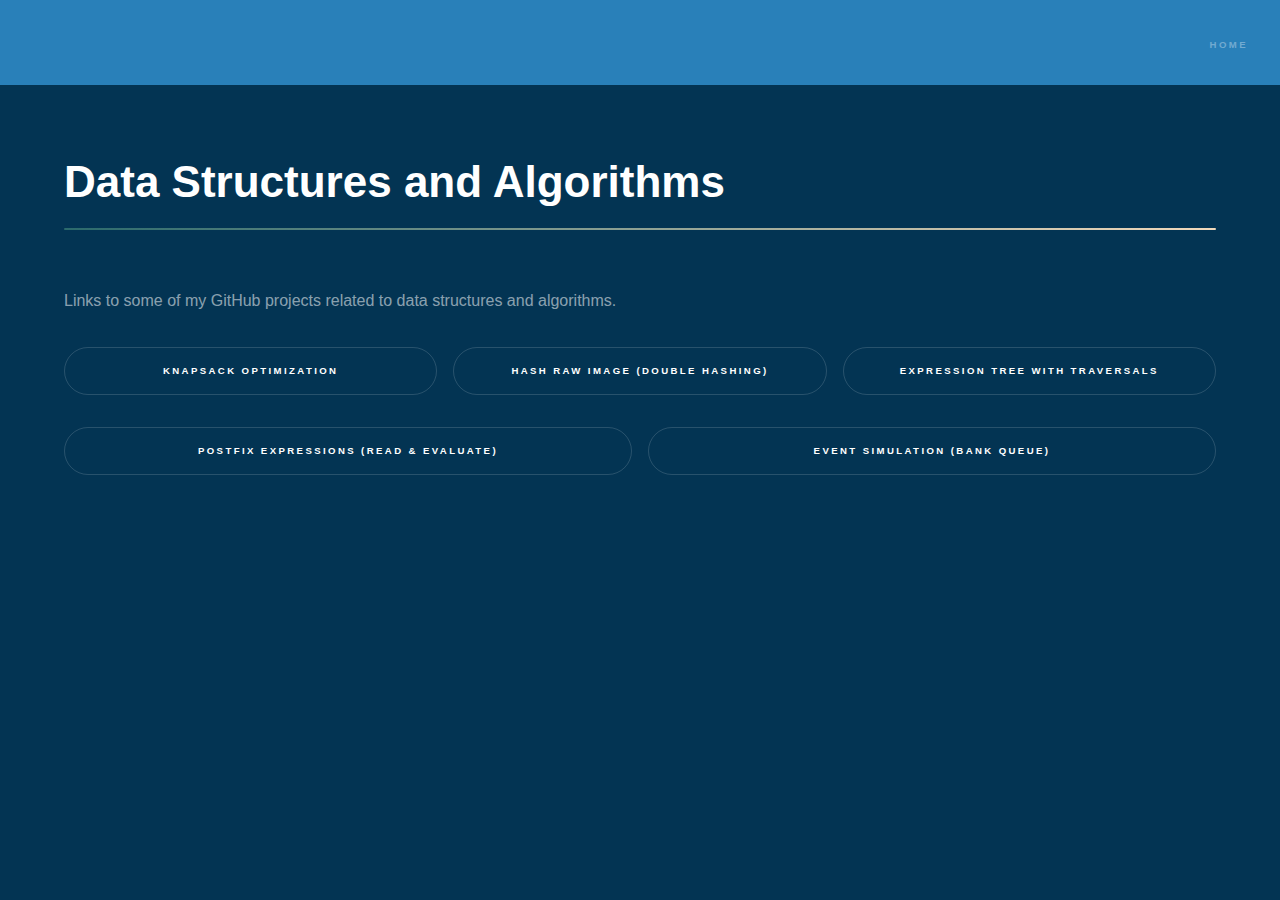
<file: 201.html>
<!DOCTYPE HTML>
<!--
	Check out my GitHub
-->
<html>
	<head>
		<title>Data Structures and Algorithms</title>
		<meta charset="utf-8" />
		<meta name="viewport" content="width=device-width, initial-scale=1, user-scalable=no" />
		<link rel="stylesheet" href="assets/css/main.css" />
		<noscript><link rel="stylesheet" href="assets/css/noscript.css" /></noscript>
	</head>
	<body class="is-preload">

		<!-- Header -->
			<header id="header">
				<a href="index.html" class="title"></a>
				<nav>
					<ul>
						<li><a href="index.html">Home</a></li>
					</ul>
				</nav>
			</header>

		<!-- Wrapper -->
			<div id="wrapper">

				<!-- Main -->
					<section id="main" class="wrapper">
						<div class="inner">
							<h1 class="major">Data Structures and Algorithms</h1>
							<p>Links to some of my GitHub projects related to data structures and algorithms.</p>
	
							<ul class="actions fit">
								<li><a href="https://github.com/BryanBennett/KnapsackOptimization" class="button fit">Knapsack Optimization</a></li>
								<li><a href="https://github.com/BryanBennett/HashTables" class="button fit">Hash RAW Image (Double Hashing)</a></li>
								<li><a href="https://github.com/BryanBennett/ExpressionTreeTraversals" class="button fit">Expression Tree with Traversals</a></li>
							</ul>
							<p></p>
							<ul class="actions fit">
								<li><a href="https://github.com/BryanBennett/PostfixEvaluate" class="button fit">Postfix Expressions (Read & Evaluate)</a></li>
								<li><a href="https://github.com/BryanBennett/EventSimulation-BankQueue" class="button fit">Event Simulation (Bank Queue)</a></li>
							</ul>							

						</div>
					</section>

			</div>


		<!-- Scripts -->
			<script src="assets/js/jquery.min.js"></script>
			<script src="assets/js/jquery.scrollex.min.js"></script>
			<script src="assets/js/jquery.scrolly.min.js"></script>
			<script src="assets/js/browser.min.js"></script>
			<script src="assets/js/breakpoints.min.js"></script>
			<script src="assets/js/util.js"></script>
			<script src="assets/js/main.js"></script>

	</body>
</html>
</file>
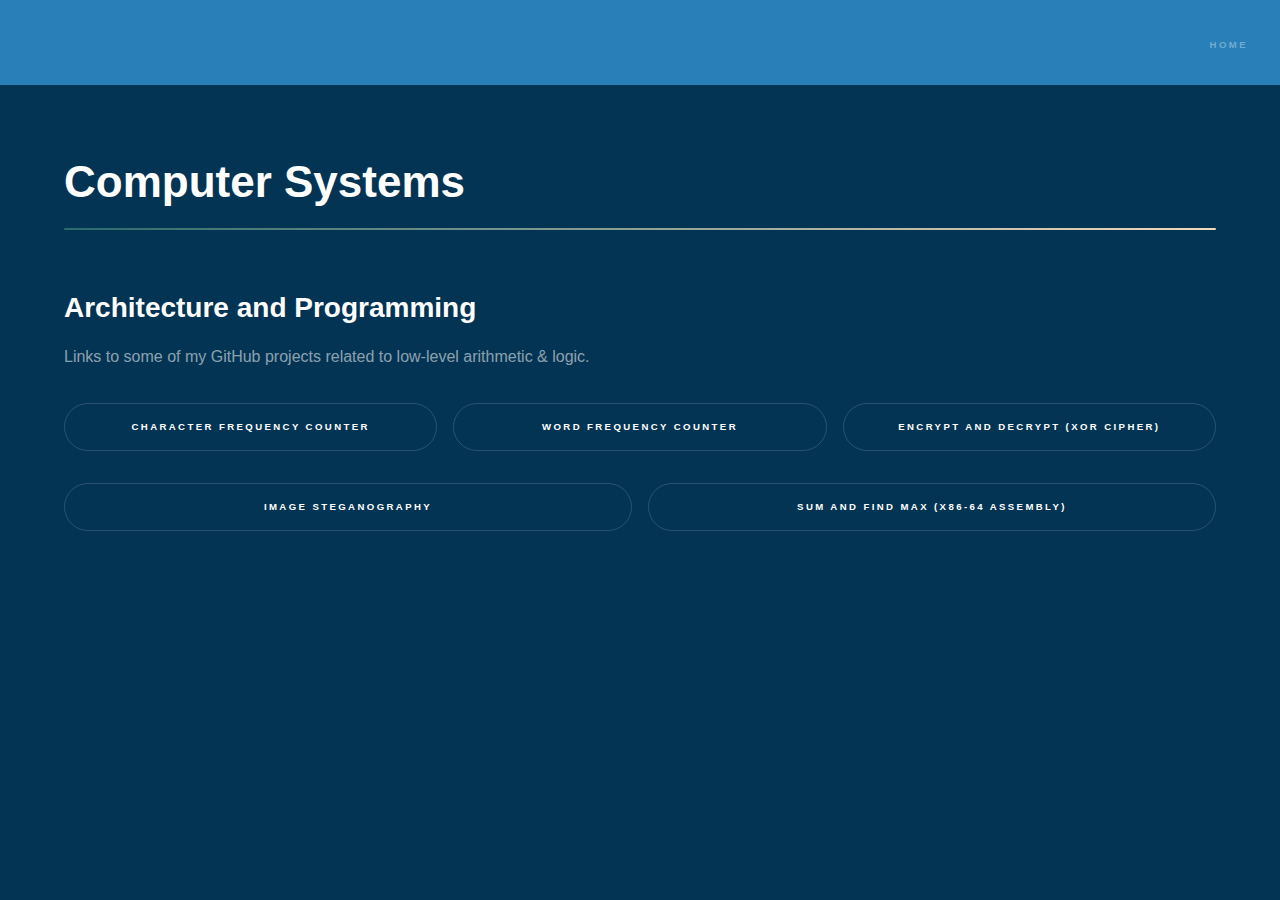
<file: 250.html>
<!DOCTYPE HTML>
<!--
	Check out my GitHub
-->
<html>
	<head>
		<title>Computer Systems</title>
		<meta charset="utf-8" />
		<meta name="viewport" content="width=device-width, initial-scale=1, user-scalable=no" />
		<link rel="stylesheet" href="assets/css/main.css" />
		<noscript><link rel="stylesheet" href="assets/css/noscript.css" /></noscript>
	</head>
	<body class="is-preload">

		<!-- Header -->
			<header id="header">
				<a href="index.html" class="title"></a>
				<nav>
					<ul>
						<li><a href="index.html">Home</a></li>
					</ul>
				</nav>
			</header>

		<!-- Wrapper -->
			<div id="wrapper">

				<!-- Main -->
					<section id="main" class="wrapper">
						<div class="inner">
							<h1 class="major">Computer Systems</h1>
							<h2>Architecture and Programming</h2>
							<p>Links to some of my GitHub projects related to low-level arithmetic & logic.</p>
	
							<ul class="actions fit">
								<li><a href="https://github.com/BryanBennett/CharFreqCount" class="button fit">Character Frequency Counter</a></li>
								<li><a href="https://github.com/BryanBennett/WordFreqCount" class="button fit">Word Frequency Counter</a></li>
								<li><a href="https://github.com/BryanBennett/XORCipher" class="button fit">Encrypt and Decrypt (XOR Cipher)</a></li>
							</ul>
							<p></p>
							<ul class="actions fit">
								<li><a href="https://github.com/BryanBennett/ImageSteganography" class="button fit">Image Steganography</a></li>
								<li><a href="https://github.com/BryanBennett/AssemblySumMax" class="button fit">Sum and Find Max (x86-64 Assembly)</a></li>
							</ul>							

						</div>
					</section>

			</div>


		<!-- Scripts -->
			<script src="assets/js/jquery.min.js"></script>
			<script src="assets/js/jquery.scrollex.min.js"></script>
			<script src="assets/js/jquery.scrolly.min.js"></script>
			<script src="assets/js/browser.min.js"></script>
			<script src="assets/js/breakpoints.min.js"></script>
			<script src="assets/js/util.js"></script>
			<script src="assets/js/main.js"></script>

	</body>
</html>
</file>
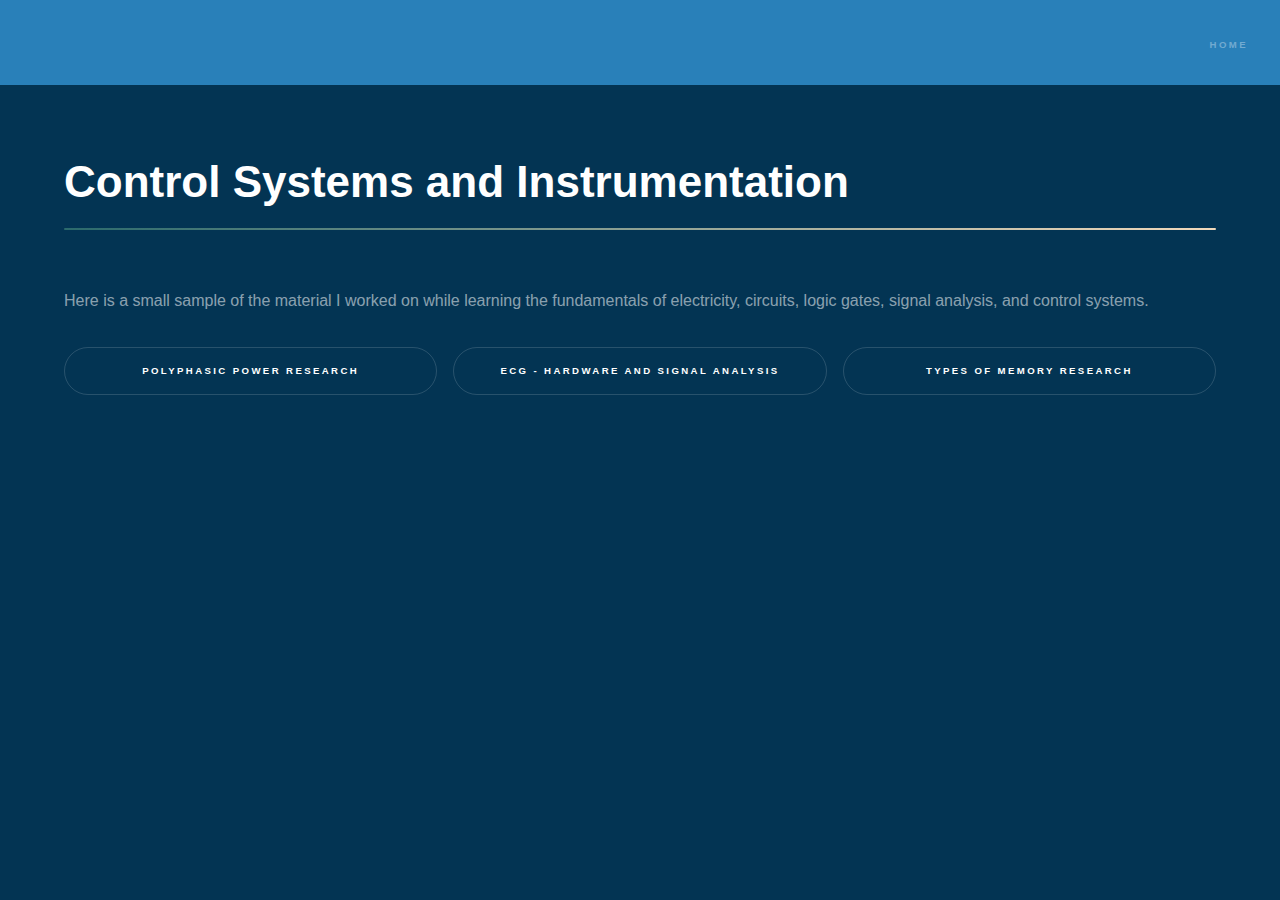
<file: 311.html>
<!DOCTYPE HTML>
<!--
	Check out my GitHub
-->
<html>
	<head>
		<title>Control Systems</title>
		<meta charset="utf-8" />
		<meta name="viewport" content="width=device-width, initial-scale=1, user-scalable=no" />
		<link rel="stylesheet" href="assets/css/main.css" />
		<noscript><link rel="stylesheet" href="assets/css/noscript.css" /></noscript>
	</head>
	<body class="is-preload">

		<!-- Header -->
			<header id="header">
				<a href="index.html" class="title"></a>
				<nav>
					<ul>
						<li><a href="index.html">Home</a></li>
					</ul>
				</nav>
			</header>

		<!-- Wrapper -->
			<div id="wrapper">

				<!-- Main -->
					<section id="main" class="wrapper">
						<div class="inner">
							<h1 class="major">Control Systems and Instrumentation</h1>
							<p>Here is a small sample of the material I worked on while learning the fundamentals of electricity, circuits, logic gates, signal analysis, and control systems.</p>
	
							<ul class="actions fit">
								<li><a href="https://sites.google.com/view/311-polyphasicpower/polyphasic-power" class="button fit">Polyphasic Power Research</a></li>
								<li><a href="https://sites.google.com/view/311-ecg/ecg-project" class="button fit">ECG - Hardware and Signal Analysis</a></li>
								<li><a href="https://sites.google.com/view/311-memory/types-of-memory" class="button fit">Types of Memory Research</a></li>
							</ul>
							<p></p>						

						</div>
					</section>

			</div>


		<!-- Scripts -->
			<script src="assets/js/jquery.min.js"></script>
			<script src="assets/js/jquery.scrollex.min.js"></script>
			<script src="assets/js/jquery.scrolly.min.js"></script>
			<script src="assets/js/browser.min.js"></script>
			<script src="assets/js/breakpoints.min.js"></script>
			<script src="assets/js/util.js"></script>
			<script src="assets/js/main.js"></script>

	</body>
</html>
</file>
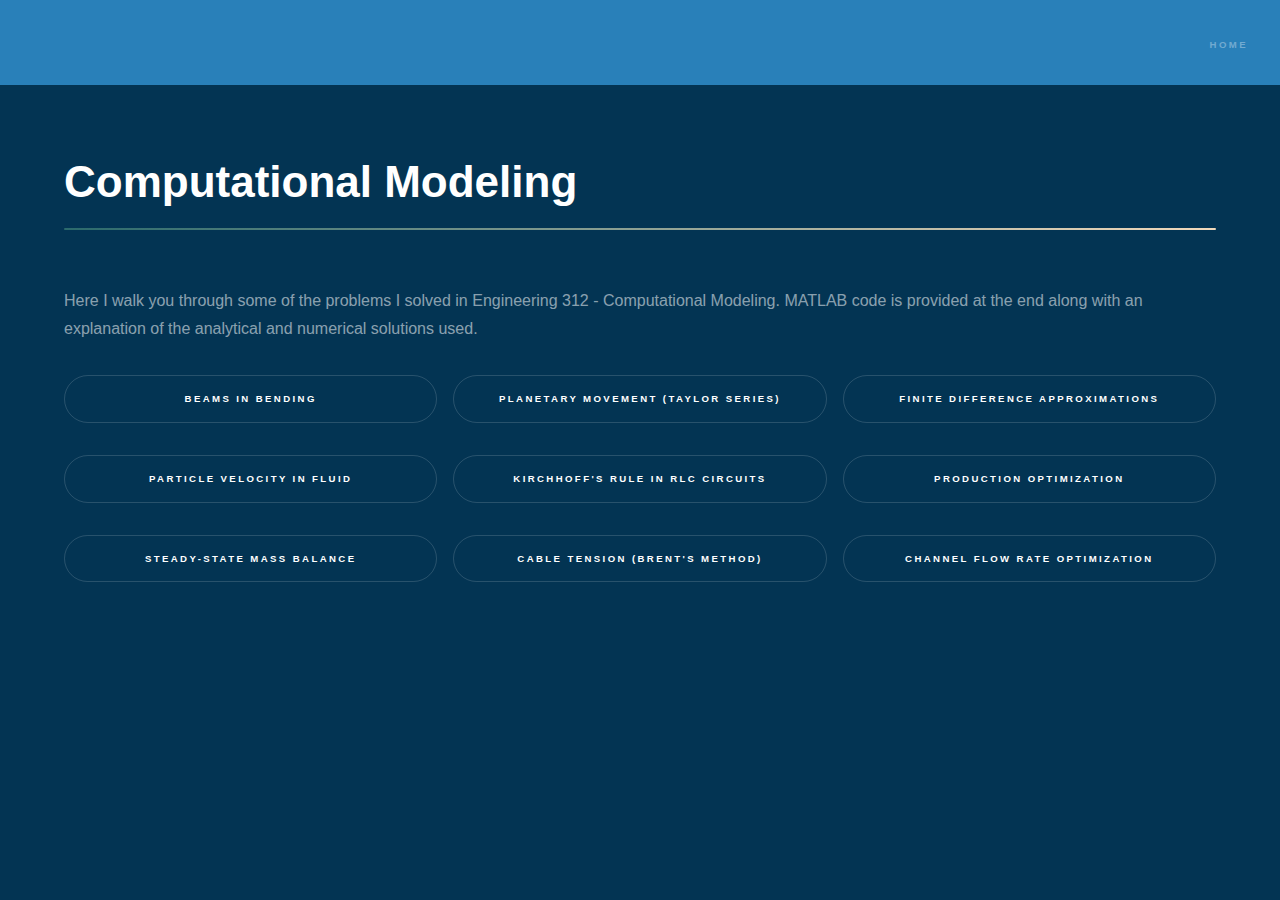
<file: 312.html>
<!DOCTYPE HTML>
<!--
	Check out my GitHub
-->
<html>
	<head>
		<title>Computational Modeling</title>
		<meta charset="utf-8" />
		<meta name="viewport" content="width=device-width, initial-scale=1, user-scalable=no" />
		<link rel="stylesheet" href="assets/css/main.css" />
		<noscript><link rel="stylesheet" href="assets/css/noscript.css" /></noscript>
	</head>
	<body class="is-preload">

		<!-- Header -->
			<header id="header">
				<a href="index.html" class="title"></a>
				<nav>
					<ul>
						<li><a href="index.html">Home</a></li>
					</ul>
				</nav>
			</header>

		<!-- Wrapper -->
			<div id="wrapper">

				<!-- Main -->
					<section id="main" class="wrapper">
						<div class="inner">
							<h1 class="major">Computational Modeling</h1>
							<p>Here I walk you through some of the problems I solved in Engineering 312 - Computational Modeling. MATLAB code is provided at the end along with an explanation of the analytical and numerical solutions used.</p>
	
							<ul class="actions fit">
								<li><a href="https://sites.google.com/view/312-beamsinbending/beams-in-bending" class="button fit">Beams in Bending</a></li>
								<li><a href="https://sites.google.com/view/312-planetarymovement/planetary-movement" class="button fit">Planetary Movement (Taylor Series)</a></li>
								<li><a href="https://sites.google.com/view/312-finitedifference/finite-difference-approx" class="button fit">Finite Difference Approximations</a></li>
							</ul>
							<p></p>
							<ul class="actions fit">
								<li><a href="https://sites.google.com/view/312-particlevelocityinfluid/particle-velocity-in-fluid" class="button fit">Particle Velocity in Fluid</a></li>
								<li><a href="https://sites.google.com/view/312-kirchhoffsrule/kirchhoffs-rule" class="button fit">Kirchhoff's Rule in RLC Circuits</a></li>
								<li><a href="https://sites.google.com/view/312-productionoptimization/production-optimization" class="button fit">Production Optimization</a></li>
							</ul>	
							<p></p>
							<ul class="actions fit">
								<li><a href="https://sites.google.com/view/312-steadystatemassbalance/steady-state-mass-balance" class="button fit">Steady-state Mass Balance</a></li>
								<li><a href="https://sites.google.com/view/312-cabletension/cable-tension" class="button fit">Cable Tension (Brent's Method)</a></li>
								<li><a href="https://sites.google.com/view/312-channelflowrate/channel-flow-rate" class="button fit">Channel Flow Rate Optimization</a></li>
							</ul>						

						</div>
					</section>

			</div>

		<!-- Footer 
			<footer id="footer" class="wrapper alt">
				<div class="inner">
					<ul class="menu">
						<li>&copy; Bryan Bennett. All rights reserved.</li><li>Design: Inspired by <a href="http://html5up.net">HTML5 UP</a></li>
					</ul>
				</div>
			</footer>
		-->

		<!-- Scripts -->
			<script src="assets/js/jquery.min.js"></script>
			<script src="assets/js/jquery.scrollex.min.js"></script>
			<script src="assets/js/jquery.scrolly.min.js"></script>
			<script src="assets/js/browser.min.js"></script>
			<script src="assets/js/breakpoints.min.js"></script>
			<script src="assets/js/util.js"></script>
			<script src="assets/js/main.js"></script>

	</body>
</html>
</file>
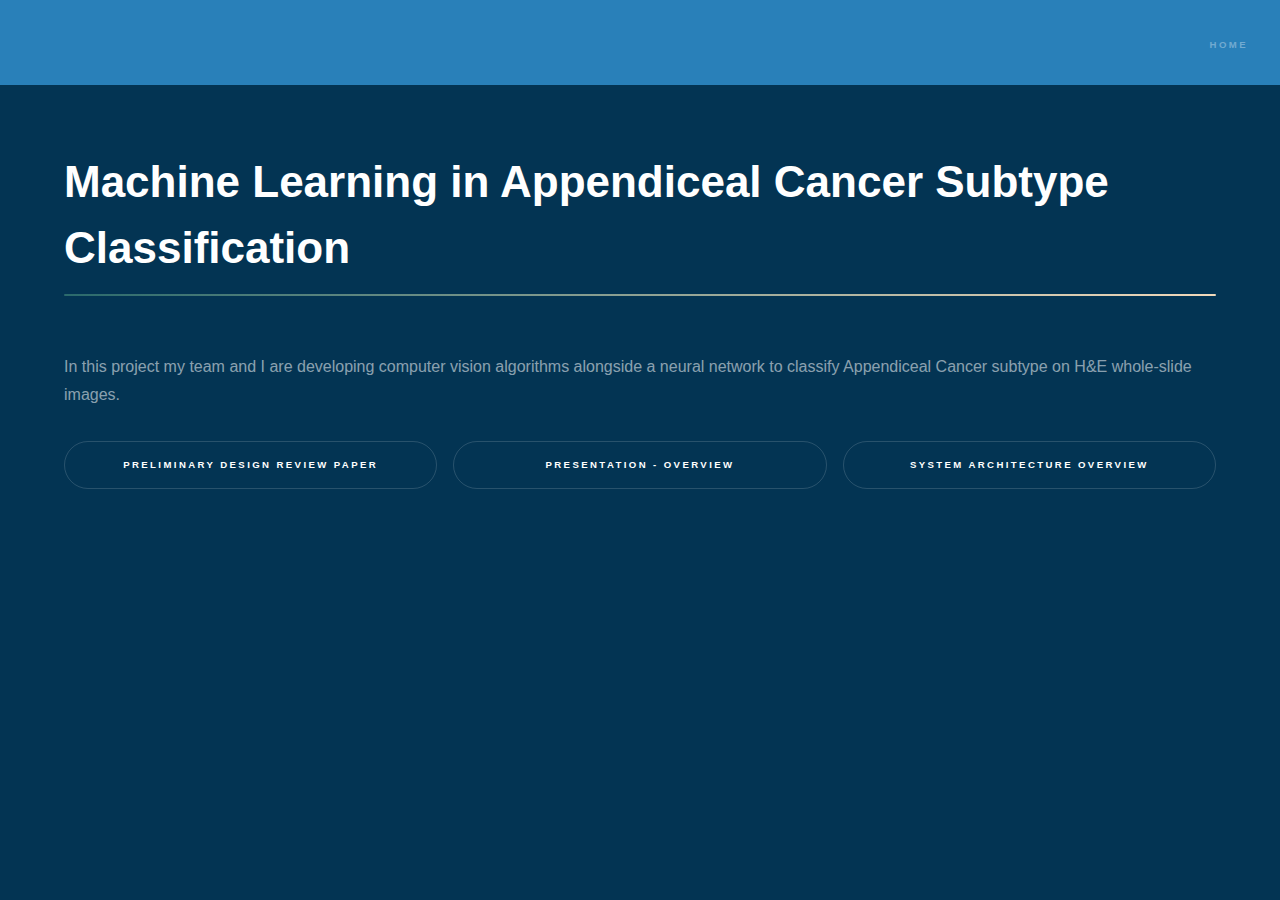
<file: 314.html>
<!DOCTYPE HTML>
<!--
	Check out my GitHub
-->
<html>
	<head>
		<title>Capstone</title>
		<meta charset="utf-8" />
		<meta name="viewport" content="width=device-width, initial-scale=1, user-scalable=no" />
		<link rel="stylesheet" href="assets/css/main.css" />
		<noscript><link rel="stylesheet" href="assets/css/noscript.css" /></noscript>
	</head>
	<body class="is-preload">

		<!-- Header -->
			<header id="header">
				<a href="index.html" class="title"></a>
				<nav>
					<ul>
						<li><a href="index.html">Home</a></li>
					</ul>
				</nav>
			</header>

		<!-- Wrapper -->
			<div id="wrapper">

				<!-- Main -->
					<section id="main" class="wrapper">
						<div class="inner">
							<h1 class="major">Machine Learning in Appendiceal Cancer Subtype Classification</h1>
							<p>In this project my team and I are developing computer vision algorithms alongside a neural network to classify Appendiceal Cancer subtype on H&E whole-slide images.</p>
	
							<ul class="actions fit">
								<li><a href="assets/css/images/PreliminaryDesignReview_Report.pdf" class="button fit">Preliminary Design Review Paper</a></li>
								<li><a href="assets/css/images/PreliminaryDesignReview_Presentation.pdf" class="button fit">Presentation - Overview</a></li>
								<li><a href="assets/css/images/SystemArchitecture_Overview.pdf" class="button fit">System Architecture Overview</a></li>
							</ul>
							<p></p>						

						</div>
					</section>

			</div>


		<!-- Scripts -->
			<script src="assets/js/jquery.min.js"></script>
			<script src="assets/js/jquery.scrollex.min.js"></script>
			<script src="assets/js/jquery.scrolly.min.js"></script>
			<script src="assets/js/browser.min.js"></script>
			<script src="assets/js/breakpoints.min.js"></script>
			<script src="assets/js/util.js"></script>
			<script src="assets/js/main.js"></script>

	</body>
</html>
</file>
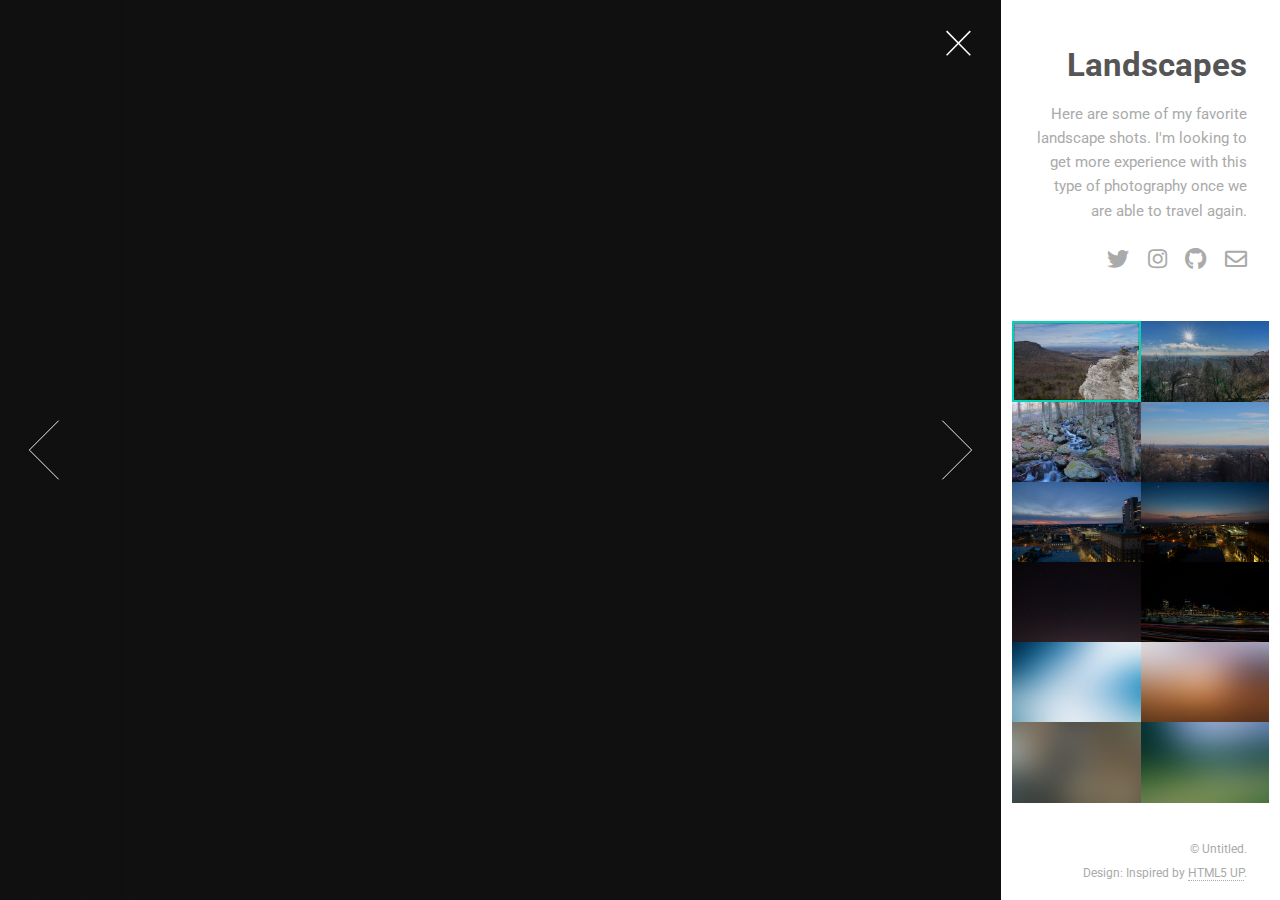
<file: landscape/landscape.html>
<!DOCTYPE HTML>
<!--
	They're not bad right?
-->
<html>
	<head>
		<title>Landscape Photos</title>
		<meta charset="utf-8" />
		<meta name="viewport" content="width=device-width, initial-scale=1, user-scalable=no" />
		<link rel="stylesheet" href="assets/css/main.css" />
		<noscript><link rel="stylesheet" href="assets/css/noscript.css" /></noscript>
	</head>
	<body class="is-preload-0 is-preload-1 is-preload-2">

		<!-- Main -->
			<div id="main">

				<!-- Header -->
					<header id="header">
						<h1>Landscapes</h1>
						<p>Here are some of my favorite landscape shots. I'm looking to get more experience with this type of photography once we are able to travel again.</p>
						<ul class="icons">
							<li><a href="#" class="icon brands fa-twitter"><span class="label">Twitter</span></a></li>
							<li><a href="#" class="icon brands fa-instagram"><span class="label">Instagram</span></a></li>
							<li><a href="#" class="icon brands fa-github"><span class="label">Github</span></a></li>
							<li><a href="#" class="icon fa-envelope"><span class="label">Email</span></a></li>
						</ul>
					</header>

				<!-- Thumbnail -->
					<section id="thumbnails">
						<article>
							<a class="thumbnail" href="images/fulls/01.jpg" data-position="left center"><img src="images/thumbs/01.jpg" alt="" /></a>
							<h2>Hanging Rock State Park</h2>
							<p>@Rivers</p>
						</article>
						<article>
							<a class="thumbnail" href="images/fulls/02.jpg"><img src="images/thumbs/02.jpg" alt="" /></a>
							<h2>Lookout in Ridgewood, NJ</h2>
							<p>View of NYC obscured after winter storms</p>
						</article>
						<article>
							<a class="thumbnail" href="images/fulls/03.jpg" data-position="top center"><img src="images/thumbs/03.jpg" alt="" /></a>
							<h2>Stream in Harriman State Park</h2>
							<p>One of my first photos, kit lens. Experimented with long exposure.</p>
						</article>
						<article>
							<a class="thumbnail" href="images/fulls/04.jpg"><img src="images/thumbs/04.jpg" alt="" /></a>
							<h2>View of NYC from Ridgewood, NJ</h2>
							<p>Downtown Ridgewood in the foreground, NYC in the background. Taken with kit lens, f/11.</p>
						</article>
						<article>
							<a class="thumbnail" href="images/fulls/05.jpg" data-position="top center"><img src="images/thumbs/05.jpg" alt="" /></a>
							<h2>Beautiful sunset in downtown Winston-Salem</h2>
							<p>Hadn't yet learned to use a tripod with long exposure and low ISO, but the colors on this night were beautiful.</p>
						</article>
						<article>
							<a class="thumbnail" href="images/fulls/06.jpg"><img src="images/thumbs/06.jpg" alt="" /></a>
							<h2>Dusk with low-hanging clouds over Winston-Salem</h2>
							<p>Took this with my new lens, f/1.4. In the background you can see Wake Forest Baptist Health</p>
						</article>
						<article>
							<a class="thumbnail" href="images/fulls/07.jpg"><img src="images/thumbs/07.jpg" alt="" /></a>
							<h2>Starry night</h2>
							<p>Taken in downtown Winston-Salem using Sigma f/1.4 16mm lens. The light pollution partially obscures the view but this new lens is able to make out more than the naked eye can see.</p>
						</article>
						<article>
							<a class="thumbnail" href="images/fulls/08.jpg"><img src="images/thumbs/08.jpg" alt="" /></a>
							<h2>Downtown Winston-Salem taken from US-51S</h2>
							<p>Wake Forest Innovation Quarter in the midground with the skyline of Winston-Salem. f/9 with 1/50 exposure</p>
						</article>
						<article>
							<a class="thumbnail" href="images/fulls/09.jpg"><img src="images/thumbs/09.jpg" alt="" /></a>
							<h2>Morbi eget vitae adipiscing</h2>
							<p>In quis vulputate dui. Maecenas metus elit, dictum praesent lacinia lacus.</p>
						</article>
						<article>
							<a class="thumbnail" href="images/fulls/10.jpg"><img src="images/thumbs/10.jpg" alt="" /></a>
							<h2>Habitant tristique senectus</h2>
							<p>Vestibulum ante ipsum primis in faucibus orci luctus ac tincidunt dolor.</p>
						</article>
						<article>
							<a class="thumbnail" href="images/fulls/11.jpg"><img src="images/thumbs/11.jpg" alt="" /></a>
							<h2>Pharetra ex non faucibus</h2>
							<p>Ut sed magna euismod leo laoreet congue. Fusce congue enim ultricies.</p>
						</article>
						<article>
							<a class="thumbnail" href="images/fulls/12.jpg"><img src="images/thumbs/12.jpg" alt="" /></a>
							<h2>Mattis lorem sodales</h2>
							<p>Feugiat auctor leo massa, nec vestibulum nisl erat faucibus, rutrum nulla.</p>
						</article>
					</section>

				<!-- Footer -->
					<footer id="footer">
						<ul class="copyright">
							<li>&copy; Untitled.</li><li>Design: Inspired by <a href="http://html5up.net">HTML5 UP</a>.</li>
						</ul>
					</footer>

			</div>

		<!-- Scripts -->
			<script src="assets/js/jquery.min.js"></script>
			<script src="assets/js/browser.min.js"></script>
			<script src="assets/js/breakpoints.min.js"></script>
			<script src="assets/js/main.js"></script>

	</body>
</html>
</file>
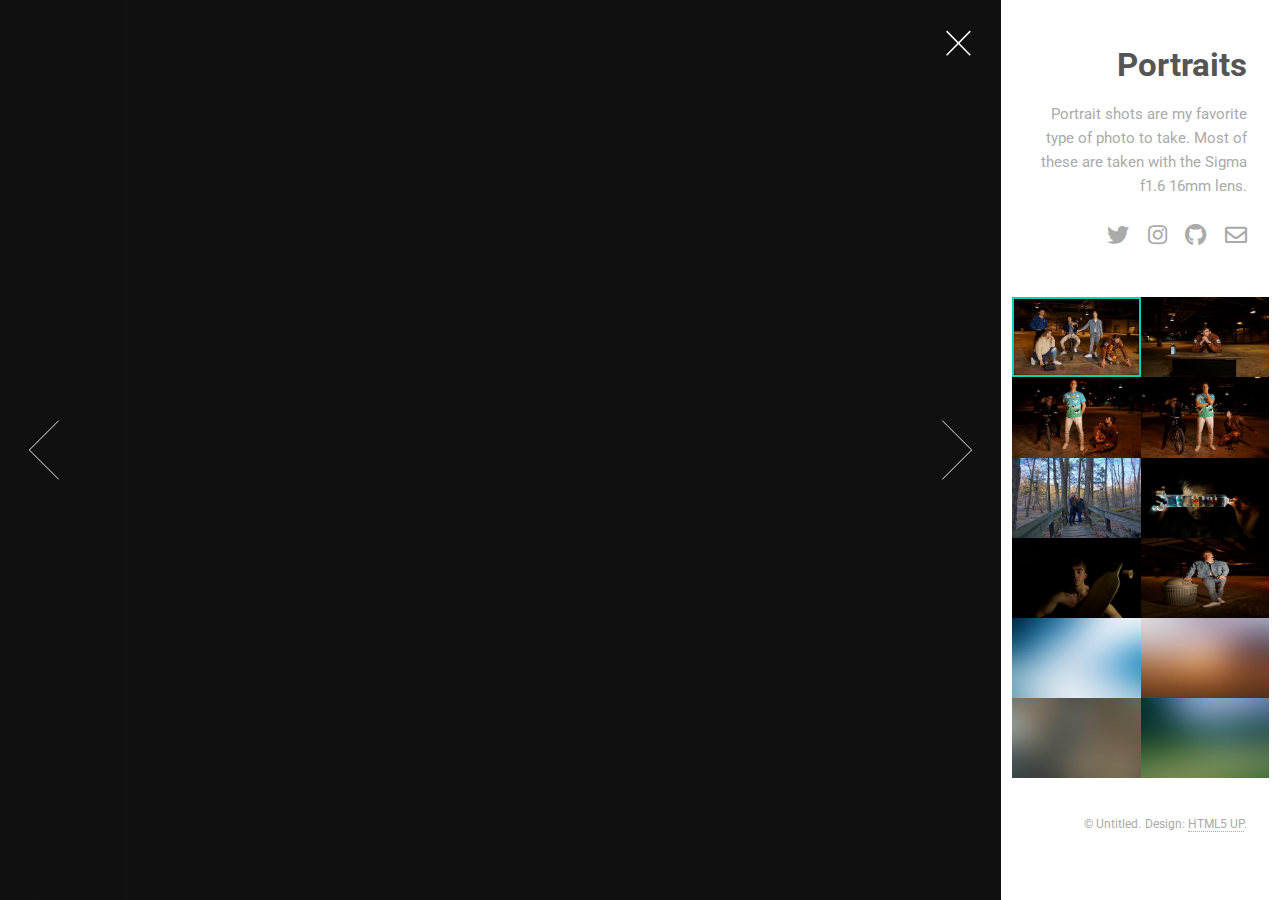
<file: portrait/portrait.html>
<!DOCTYPE HTML>
<!--
	Lens by HTML5 UP
	html5up.net | @ajlkn
	Free for personal and commercial use under the CCA 3.0 license (html5up.net/license)
-->
<html>
	<head>
		<title>Portrait Photos</title>
		<meta charset="utf-8" />
		<meta name="viewport" content="width=device-width, initial-scale=1, user-scalable=no" />
		<link rel="stylesheet" href="assets/css/main.css" />
		<noscript><link rel="stylesheet" href="assets/css/noscript.css" /></noscript>
	</head>
	<body class="is-preload-0 is-preload-1 is-preload-2">

		<!-- Main -->
			<div id="main">

				<!-- Header -->
					<header id="header">
						<h1>Portraits</h1>
						<p>Portrait shots are my favorite type of photo to take. Most of these are taken with the Sigma f1.6 16mm lens.</p>
						<ul class="icons">
							<li><a href="#" class="icon brands fa-twitter"><span class="label">Twitter</span></a></li>
							<li><a href="#" class="icon brands fa-instagram"><span class="label">Instagram</span></a></li>
							<li><a href="#" class="icon brands fa-github"><span class="label">Github</span></a></li>
							<li><a href="#" class="icon fa-envelope"><span class="label">Email</span></a></li>
						</ul>
					</header>

				<!-- Thumbnail -->
					<section id="thumbnails">
						<article>
							<a class="thumbnail" href="images/fulls/01.jpg" data-position="left center"><img src="images/thumbs/01.jpg" alt="" /></a>
							<h2>Photo shoot</h2>
							<p>@Sam, Andrew, Emman, Rivers, and Matt. Can you spot the sixth?</p>
						</article>
						<article>
							<a class="thumbnail" href="images/fulls/02.jpg"><img src="images/thumbs/02.jpg" alt="" /></a>
							<h2>Photo shoot</h2>
							<p>@Rivers</p>
						</article>
						<article>
							<a class="thumbnail" href="images/fulls/03.jpg" data-position="top center"><img src="images/thumbs/03.jpg" alt="" /></a>
							<h2>Photo shoot</h2>
							<p>@Sam, Rivers, and Andrew</p>
						</article>
						<article>
							<a class="thumbnail" href="images/fulls/04.jpg"><img src="images/thumbs/04.jpg" alt="" /></a>
							<h2>Photo shoot</h2>
							<p>@Sam, Rivers, and Andrew</p>
						</article>
						<article>
							<a class="thumbnail" href="images/fulls/05.jpg" data-position="top center"><img src="images/thumbs/05.jpg" alt="" /></a>
							<h2>Family hike</h2>
							<p>@Alyssa and dad, Harriman State Park</p>
						</article>
						<article>
							<a class="thumbnail" href="images/fulls/06.jpg"><img src="images/thumbs/06.jpg" alt="" /></a>
							<h2>Thermometer</h2>
							<p>@Rivers</p>
						</article>
						<article>
							<a class="thumbnail" href="images/fulls/07.jpg"><img src="images/thumbs/07.jpg" alt="" /></a>
							<h2>First shot with new lens</h2>
							<p>@Bryan. Photo credits to Rivers</p>
						</article>
						<article>
							<a class="thumbnail" href="images/fulls/08.jpg"><img src="images/thumbs/08.jpg" alt="" /></a>
							<h2>Photo shoot</h2>
							<p>@Matt</p>
						</article>
						<article>
							<a class="thumbnail" href="images/fulls/09.jpg"><img src="images/thumbs/09.jpg" alt="" /></a>
							<h2>Morbi eget vitae adipiscing</h2>
							<p>In quis vulputate dui. Maecenas metus elit, dictum praesent lacinia lacus.</p>
						</article>
						<article>
							<a class="thumbnail" href="images/fulls/10.jpg"><img src="images/thumbs/10.jpg" alt="" /></a>
							<h2>Habitant tristique senectus</h2>
							<p>Vestibulum ante ipsum primis in faucibus orci luctus ac tincidunt dolor.</p>
						</article>
						<article>
							<a class="thumbnail" href="images/fulls/11.jpg"><img src="images/thumbs/11.jpg" alt="" /></a>
							<h2>Pharetra ex non faucibus</h2>
							<p>Ut sed magna euismod leo laoreet congue. Fusce congue enim ultricies.</p>
						</article>
						<article>
							<a class="thumbnail" href="images/fulls/12.jpg"><img src="images/thumbs/12.jpg" alt="" /></a>
							<h2>Mattis lorem sodales</h2>
							<p>Feugiat auctor leo massa, nec vestibulum nisl erat faucibus, rutrum nulla.</p>
						</article>
					</section>

				<!-- Footer -->
					<footer id="footer">
						<ul class="copyright">
							<li>&copy; Untitled.</li><li>Design: <a href="http://html5up.net">HTML5 UP</a>.</li>
						</ul>
					</footer>

			</div>

		<!-- Scripts -->
			<script src="assets/js/jquery.min.js"></script>
			<script src="assets/js/browser.min.js"></script>
			<script src="assets/js/breakpoints.min.js"></script>
			<script src="assets/js/main.js"></script>

	</body>
</html>
</file>
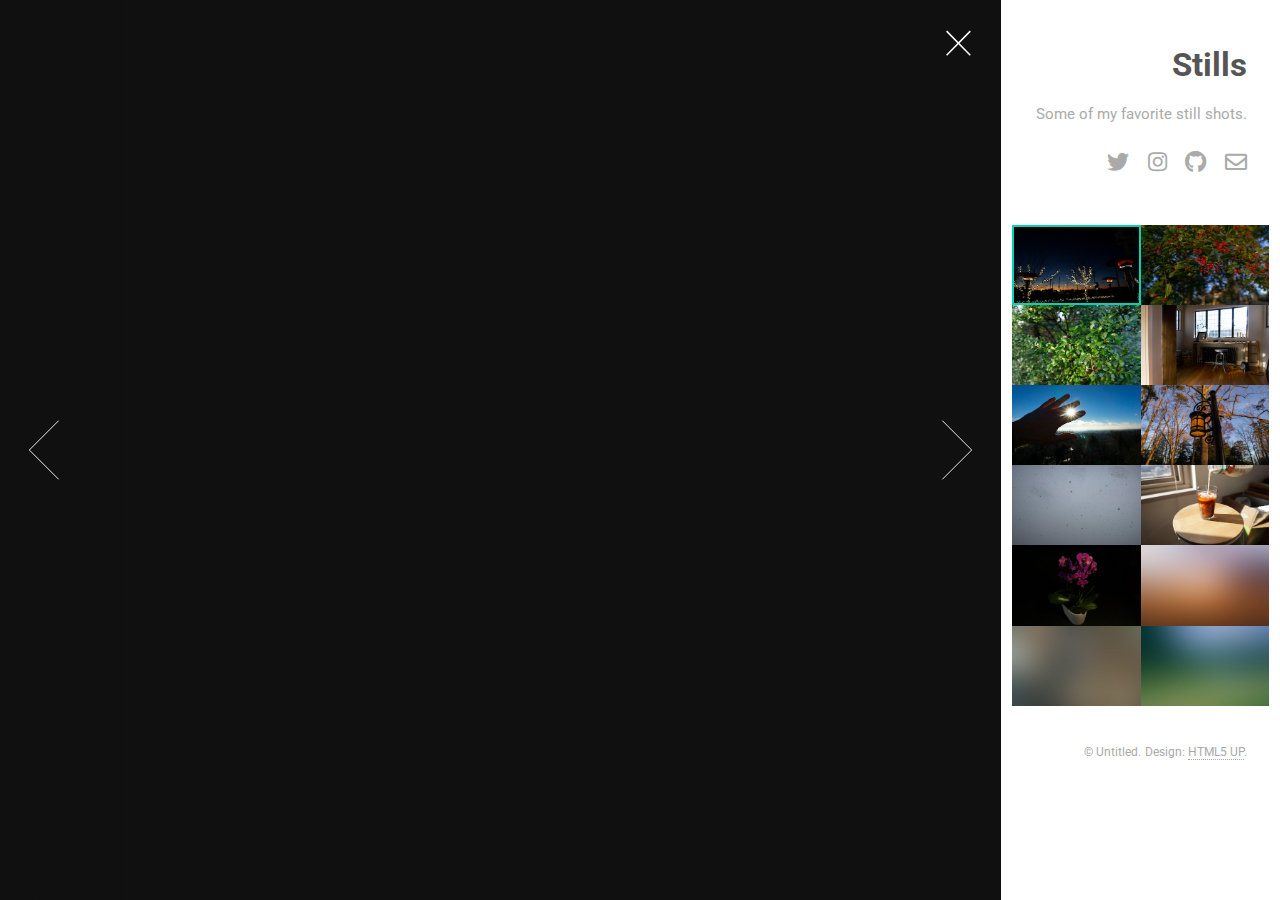
<file: stilllife/stilllife.html>
<!DOCTYPE HTML>
<!--
	Lens by HTML5 UP
	html5up.net | @ajlkn
	Free for personal and commercial use under the CCA 3.0 license (html5up.net/license)
-->
<html>
	<head>
		<title>Still Life Photos</title>
		<meta charset="utf-8" />
		<meta name="viewport" content="width=device-width, initial-scale=1, user-scalable=no" />
		<link rel="stylesheet" href="assets/css/main.css" />
		<noscript><link rel="stylesheet" href="assets/css/noscript.css" /></noscript>
	</head>
	<body class="is-preload-0 is-preload-1 is-preload-2">

		<!-- Main -->
			<div id="main">

				<!-- Header -->
					<header id="header">
						<h1>Stills</h1>
						<p>Some of my favorite still shots.</p>
						<ul class="icons">
							<li><a href="#" class="icon brands fa-twitter"><span class="label">Twitter</span></a></li>
							<li><a href="#" class="icon brands fa-instagram"><span class="label">Instagram</span></a></li>
							<li><a href="#" class="icon brands fa-github"><span class="label">Github</span></a></li>
							<li><a href="#" class="icon fa-envelope"><span class="label">Email</span></a></li>
						</ul>
					</header>

				<!-- Thumbnail -->
					<section id="thumbnails">
						<article>
							<a class="thumbnail" href="images/fulls/01.jpg" data-position="left center"><img src="images/thumbs/01.jpg" alt="" /></a>
							<h2>Heat lamps at Radar</h2>
							<p>Radar brewery in Winston-Salem.</p>
						</article>
						<article>
							<a class="thumbnail" href="images/fulls/02.jpg"><img src="images/thumbs/02.jpg" alt="" /></a>
							<h2>Reynolda Gardens</h2>
							<p>One of my first still shots with new Sigma f1.4 lens. Berries growing outside Reynolda Gardens around sunset.</p>
						</article>
						<article>
							<a class="thumbnail" href="images/fulls/03.jpg" data-position="top center"><img src="images/thumbs/03.jpg" alt="" /></a>
							<h2>Leaves growing outside my room in Ridgewood, NJ</h2>
							<p>Used kit lens for this, one of my first still shots.</p>
						</article>
						<article>
							<a class="thumbnail" href="images/fulls/04.jpg"><img src="images/thumbs/04.jpg" alt="" /></a>
							<h2>Dust settling</h2>
							<p>My first shot taken with manual focus, kit lens.</p>
						</article>
						<article>
							<a class="thumbnail" href="images/fulls/05.jpg" data-position="top center"><img src="images/thumbs/05.jpg" alt="" /></a>
							<h2>The lookout in Ridgewood, NJ</h2>
							<p>Experimenting with low depth of field on my kit lens.</p>
						</article>
						<article>
							<a class="thumbnail" href="images/fulls/06.jpg"><img src="images/thumbs/06.jpg" alt="" /></a>
							<h2>Lamp at Reynolda Gardens</h2>
							<p>Took this with Sigma f1.4 lens outside the Reynolda House.</p>
						</article>
						<article>
							<a class="thumbnail" href="images/fulls/07.jpg"><img src="images/thumbs/07.jpg" alt="" /></a>
							<h2>First snow of the year</h2>
							<p>Vertical shot of snow falling outside my apartment in Winston-Salem.</p>
						</article>
						<article>
							<a class="thumbnail" href="images/fulls/08.jpg"><img src="images/thumbs/08.jpg" alt="" /></a>
							<h2>Iced Tea</h2>
							<p>@Rivers making iced tea on a bright January morning.</p>
						</article>
						<article>
							<a class="thumbnail" href="images/fulls/09.jpg"><img src="images/thumbs/09.jpg" alt="" /></a>
							<h2>Orchids</h2>
							<p>First night-time shoot with my new lens. Low aperature and ISO, high shutter speed</p>
						</article>
						<article>
							<a class="thumbnail" href="images/fulls/10.jpg"><img src="images/thumbs/10.jpg" alt="" /></a>
							<h2>Habitant tristique senectus</h2>
							<p>Vestibulum ante ipsum primis in faucibus orci luctus ac tincidunt dolor.</p>
						</article>
						<article>
							<a class="thumbnail" href="images/fulls/11.jpg"><img src="images/thumbs/11.jpg" alt="" /></a>
							<h2>Pharetra ex non faucibus</h2>
							<p>Ut sed magna euismod leo laoreet congue. Fusce congue enim ultricies.</p>
						</article>
						<article>
							<a class="thumbnail" href="images/fulls/12.jpg"><img src="images/thumbs/12.jpg" alt="" /></a>
							<h2>Mattis lorem sodales</h2>
							<p>Feugiat auctor leo massa, nec vestibulum nisl erat faucibus, rutrum nulla.</p>
						</article>
					</section>

				<!-- Footer -->
					<footer id="footer">
						<ul class="copyright">
							<li>&copy; Untitled.</li><li>Design: <a href="http://html5up.net">HTML5 UP</a>.</li>
						</ul>
					</footer>

			</div>

		<!-- Scripts -->
			<script src="assets/js/jquery.min.js"></script>
			<script src="assets/js/browser.min.js"></script>
			<script src="assets/js/breakpoints.min.js"></script>
			<script src="assets/js/main.js"></script>

	</body>
</html>
</file>
<file: assets/css/noscript.css>
/*
	Hyperspace by HTML5 UP
	html5up.net | @ajlkn
	Free for personal and commercial use under the CCA 3.0 license (html5up.net/license)
*/

/* Spotlights */

	.spotlights > section > .image:before {
		opacity: 0 !important;
	}

	.spotlights > section > .content > .inner {
		-moz-transform: none !important;
		-webkit-transform: none !important;
		-ms-transform: none !important;
		transform: none !important;
		opacity: 1 !important;
	}

/* Wrapper */

	.wrapper > .inner {
		opacity: 1 !important;
		-moz-transform: none !important;
		-webkit-transform: none !important;
		-ms-transform: none !important;
		transform: none !important;
	}

/* Sidebar */

	#sidebar > .inner {
		opacity: 1 !important;
	}

	#sidebar nav > ul > li {
		-moz-transform: none !important;
		-webkit-transform: none !important;
		-ms-transform: none !important;
		transform: none !important;
		opacity: 1 !important;
	}
</file>
<file: landscape/assets/css/noscript.css>
/*
	Lens by HTML5 UP
	html5up.net | @ajlkn
	Free for personal and commercial use under the CCA 3.0 license (html5up.net/license)
*/

/* Main */

	#main {
		opacity: 1 !important;
		right: 0 !important;
	}

	body:before {
		content: 'Javascript is disabled :(';
		display: block;
		position: absolute;
		top: 50%;
		width: calc(100% - 22.5em * 0.333333333);
		height: 4em;
		margin-top: -2em;
		color: #282828;
		cursor: default;
		font-size: 3em;
		line-height: 4em;
		text-align: center;
		white-space: nowrap;
		left: 0;
	}
</file>
<file: portrait/assets/css/noscript.css>
/*
	Lens by HTML5 UP
	html5up.net | @ajlkn
	Free for personal and commercial use under the CCA 3.0 license (html5up.net/license)
*/

/* Main */

	#main {
		opacity: 1 !important;
		right: 0 !important;
	}

	body:before {
		content: 'Javascript is disabled :(';
		display: block;
		position: absolute;
		top: 50%;
		width: calc(100% - 22.5em * 0.333333333);
		height: 4em;
		margin-top: -2em;
		color: #282828;
		cursor: default;
		font-size: 3em;
		line-height: 4em;
		text-align: center;
		white-space: nowrap;
		left: 0;
	}
</file>
<file: stilllife/assets/css/noscript.css>
/*
	Lens by HTML5 UP
	html5up.net | @ajlkn
	Free for personal and commercial use under the CCA 3.0 license (html5up.net/license)
*/

/* Main */

	#main {
		opacity: 1 !important;
		right: 0 !important;
	}

	body:before {
		content: 'Javascript is disabled :(';
		display: block;
		position: absolute;
		top: 50%;
		width: calc(100% - 22.5em * 0.333333333);
		height: 4em;
		margin-top: -2em;
		color: #282828;
		cursor: default;
		font-size: 3em;
		line-height: 4em;
		text-align: center;
		white-space: nowrap;
		left: 0;
	}
</file>
<file: assets/css/main.css>
@import url(fontawesome-all.min.css);

/*
	Hyperspace by HTML5 UP
	html5up.net | @ajlkn
	Free for personal and commercial use under the CCA 3.0 license (html5up.net/license)
*/

html, body, div, span, applet, object,
iframe, h1, h2, h3, h4, h5, h6, p, blockquote,
pre, a, abbr, acronym, address, big, cite,
code, del, dfn, em, img, ins, kbd, q, s, samp,
small, strike, strong, sub, sup, tt, var, b,
u, i, center, dl, dt, dd, ol, ul, li, fieldset,
form, label, legend, table, caption, tbody,
tfoot, thead, tr, th, td, article, aside,
canvas, details, embed, figure, figcaption,
footer, header, hgroup, menu, nav, output, ruby,
section, summary, time, mark, audio, video {
	margin: 0;
	padding: 0;
	border: 0;
	font-size: 100%;
	font: inherit;
	vertical-align: baseline;}

article, aside, details, figcaption, figure,
footer, header, hgroup, menu, nav, section {
	display: block;}

body {
	line-height: 1;
}

ol, ul {
	list-style: none;
}

blockquote, q {
	quotes: none;
}

	blockquote:before, blockquote:after, q:before, q:after {
		content: '';
		content: none;
	}

table {
	border-collapse: collapse;
	border-spacing: 0;
}

body {
	-webkit-text-size-adjust: none;
}

mark {
	background-color: transparent;
	color: inherit;
}

input::-moz-focus-inner {
	border: 0;
	padding: 0;
}

input, select, textarea {
	-moz-appearance: none;
	-webkit-appearance: none;
	-ms-appearance: none;
	appearance: none;
}

/* Basic */

	@-ms-viewport {
		width: device-width;
	}

	body {
		-ms-overflow-style: scrollbar;
	}

	@media screen and (max-width: 480px) {

		html, body {
			min-width: 320px;
		}

	}

	html {
		box-sizing: border-box;
	}

	*, *:before, *:after {
		box-sizing: inherit;
	}

	body {
		background: #033453;
	}

		body.is-preload *, body.is-preload *:before, body.is-preload *:after {
			-moz-animation: none !important;
			-webkit-animation: none !important;
			-ms-animation: none !important;
			animation: none !important;
			-moz-transition: none !important;
			-webkit-transition: none !important;
			-ms-transition: none !important;
			transition: none !important;
		}

/* Type */

	body, input, select, textarea {
		color: rgba(255, 255, 255, 0.55);
		font-family: Arial, Helvetica, sans-serif;
		font-size: 14.5pt;
		font-weight: normal;
		line-height: 1.75;
	}

		@media screen and (max-width: 1680px) {

			body, input, select, textarea {
				font-size: 13pt;
			}

		}

		@media screen and (max-width: 1280px) {

			body, input, select, textarea {
				font-size: 12pt;
			}

		}

		@media screen and (max-width: 360px) {

			body, input, select, textarea {
				font-size: 11pt;
			}

		}

	a {
		-moz-transition: color 0.2s ease, border-bottom-color 0.2s ease;
		-webkit-transition: color 0.2s ease, border-bottom-color 0.2s ease;
		-ms-transition: color 0.2s ease, border-bottom-color 0.2s ease;
		transition: color 0.2s ease, border-bottom-color 0.2s ease;
		border-bottom: dotted 1px rgba(255, 255, 255, 0.35);
		color: inherit;
		text-decoration: none;
	}

		a:hover {
			border-bottom-color: transparent;
			color: #ffffff;
		}

	strong, b {
		color: #ffffff;
		font-weight: bold;
	}

	em, i {
		font-style: italic;
	}

	p {
		margin: 0 0 2em 0;
	}

	h1, h2, h3, h4, h5, h6 {
		color: #ffffff;
		font-weight: bold;
		line-height: 1.5;
		margin: 0 0 0.5em 0;
	}

		h1 a, h2 a, h3 a, h4 a, h5 a, h6 a {
			color: inherit;
			text-decoration: none;
		}

	h1 {
		font-size: 2.75em;
	}

		h1.major {
			margin: 0 0 1.3em 0;
			position: relative;
			padding-bottom: 0.35em;
		}

			h1.major:after {
				background-image: -moz-linear-gradient(to right, #2b6a6c, #f2d9bb);
				background-image: -webkit-linear-gradient(to right, #2b6a6c, #f2d9bb);
				background-image: -ms-linear-gradient(to right, #2b6a6c, #f2d9bb);
				background-image: linear-gradient(to right, #2b6a6c, #f2d9bb);
				-moz-transition: max-width 0.2s ease;
				-webkit-transition: max-width 0.2s ease;
				-ms-transition: max-width 0.2s ease;
				transition: max-width 0.2s ease;
				border-radius: 0.2em;
				bottom: 0;
				content: '';
				height: 0.05em;
				position: absolute;
				right: 0;
				width: 100%;
			}

	h2 {
		font-size: 1.75em;
	}

	h3 {
		font-size: 1.1em;
	}

	h4 {
		font-size: 1em;
	}

	h5 {
		font-size: 0.8em;
	}

	h6 {
		font-size: 0.6em;
	}

	@media screen and (max-width: 736px) {

		h1 {
			font-size: 2em;
		}

		h2 {
			font-size: 1.25em;
		}

		h3 {
			font-size: 1em;
		}

		h4 {
			font-size: 0.8em;
		}

		h5 {
			font-size: 0.6em;
		}

		h6 {
			font-size: 0.6em;
		}

	}

	sub {
		font-size: 0.8em;
		position: relative;
		top: 0.5em;
	}

	sup {
		font-size: 0.8em;
		position: relative;
		top: -0.5em;
	}

	blockquote {
		border-left: 4px rgba(255, 255, 255, 0.15);
		font-style: italic;
		margin: 0 0 2em 0;
		padding: 0.5em 0 0.5em 2em;
	}

	code {
		background: rgba(255, 255, 255, 0.05);
		border-radius: 0.25em;
		border: solid 1px rgba(255, 255, 255, 0.15);
		font-family: "Courier New", monospace;
		font-size: 0.9em;
		margin: 0 0.25em;
		padding: 0.25em 0.65em;
	}

	pre {
		-webkit-overflow-scrolling: touch;
		font-family: "Courier New", monospace;
		font-size: 0.9em;
		margin: 0 0 2em 0;
	}

		pre code {
			display: block;
			line-height: 1.75em;
			padding: 1em 1.5em;
			overflow-x: auto;
		}

	hr {
		border: 0;
		border-bottom: solid 1px rgba(255, 255, 255, 0.15);
		margin: 2em 0;
	}

		hr.major {
			margin: 3em 0;
		}

	.align-left {
		text-align: left;
	}

	.align-center {
		text-align: center;
	}

	.align-right {
		text-align: right;
	}

/* Row */

	.row {
		display: flex;
		flex-wrap: wrap;
		box-sizing: border-box;
		align-items: stretch;
	}

		.row > * {
			box-sizing: border-box;
		}

		.row.gtr-uniform > * > :last-child {
			margin-bottom: 0;
		}

		.row.aln-left {
			justify-content: flex-start;
		}

		.row.aln-center {
			justify-content: center;
		}

		.row.aln-right {
			justify-content: flex-end;
		}

		.row.aln-top {
			align-items: flex-start;
		}

		.row.aln-middle {
			align-items: center;
		}

		.row.aln-bottom {
			align-items: flex-end;
		}

		.row > .imp {
			order: -1;
		}

		.row > .col-1 {
			width: 8.33333%;
		}

		.row > .off-1 {
			margin-left: 8.33333%;
		}

		.row > .col-2 {
			width: 16.66667%;
		}

		.row > .off-2 {
			margin-left: 16.66667%;
		}

		.row > .col-3 {
			width: 25%;
		}

		.row > .off-3 {
			margin-left: 25%;
		}

		.row > .col-4 {
			width: 33.33333%;
		}

		.row > .off-4 {
			margin-left: 33.33333%;
		}

		.row > .col-5 {
			width: 41.66667%;
		}

		.row > .off-5 {
			margin-left: 41.66667%;
		}

		.row > .col-6 {
			width: 50%;
		}

		.row > .off-6 {
			margin-left: 50%;
		}

		.row > .col-7 {
			width: 58.33333%;
		}

		.row > .off-7 {
			margin-left: 58.33333%;
		}

		.row > .col-8 {
			width: 66.66667%;
		}

		.row > .off-8 {
			margin-left: 66.66667%;
		}

		.row > .col-9 {
			width: 75%;
		}

		.row > .off-9 {
			margin-left: 75%;
		}

		.row > .col-10 {
			width: 83.33333%;
		}

		.row > .off-10 {
			margin-left: 83.33333%;
		}

		.row > .col-11 {
			width: 91.66667%;
		}

		.row > .off-11 {
			margin-left: 91.66667%;
		}

		.row > .col-12 {
			width: 100%;
		}

		.row > .off-12 {
			margin-left: 100%;
		}

		.row.gtr-0 {
			margin-top: 0;
			margin-left: 0em;
		}

			.row.gtr-0 > * {
				padding: 0 0 0 0em;
			}

			.row.gtr-0.gtr-uniform {
				margin-top: 0em;
			}

				.row.gtr-0.gtr-uniform > * {
					padding-top: 0em;
				}

		.row.gtr-25 {
			margin-top: 0;
			margin-left: -0.375em;
		}

			.row.gtr-25 > * {
				padding: 0 0 0 0.375em;
			}

			.row.gtr-25.gtr-uniform {
				margin-top: -0.375em;
			}

				.row.gtr-25.gtr-uniform > * {
					padding-top: 0.375em;
				}

		.row.gtr-50 {
			margin-top: 0;
			margin-left: -0.75em;
		}

			.row.gtr-50 > * {
				padding: 0 0 0 0.75em;
			}

			.row.gtr-50.gtr-uniform {
				margin-top: -0.75em;
			}

				.row.gtr-50.gtr-uniform > * {
					padding-top: 0.75em;
				}

		.row {
			margin-top: 0;
			margin-left: -1.5em;
		}

			.row > * {
				padding: 0 0 0 1.5em;
			}

			.row.gtr-uniform {
				margin-top: -1.5em;
			}

				.row.gtr-uniform > * {
					padding-top: 1.5em;
				}

		.row.gtr-150 {
			margin-top: 0;
			margin-left: -2.25em;
		}

			.row.gtr-150 > * {
				padding: 0 0 0 2.25em;
			}

			.row.gtr-150.gtr-uniform {
				margin-top: -2.25em;
			}

				.row.gtr-150.gtr-uniform > * {
					padding-top: 2.25em;
				}

		.row.gtr-200 {
			margin-top: 0;
			margin-left: -3em;
		}

			.row.gtr-200 > * {
				padding: 0 0 0 3em;
			}

			.row.gtr-200.gtr-uniform {
				margin-top: -3em;
			}

				.row.gtr-200.gtr-uniform > * {
					padding-top: 3em;
				}

		@media screen and (max-width: 1680px) {

			.row {
				display: flex;
				flex-wrap: wrap;
				box-sizing: border-box;
				align-items: stretch;
			}

				.row > * {
					box-sizing: border-box;
				}

				.row.gtr-uniform > * > :last-child {
					margin-bottom: 0;
				}

				.row.aln-left {
					justify-content: flex-start;
				}

				.row.aln-center {
					justify-content: center;
				}

				.row.aln-right {
					justify-content: flex-end;
				}

				.row.aln-top {
					align-items: flex-start;
				}

				.row.aln-middle {
					align-items: center;
				}

				.row.aln-bottom {
					align-items: flex-end;
				}

				.row > .imp-xlarge {
					order: -1;
				}

				.row > .col-1-xlarge {
					width: 8.33333%;
				}

				.row > .off-1-xlarge {
					margin-left: 8.33333%;
				}

				.row > .col-2-xlarge {
					width: 16.66667%;
				}

				.row > .off-2-xlarge {
					margin-left: 16.66667%;
				}

				.row > .col-3-xlarge {
					width: 25%;
				}

				.row > .off-3-xlarge {
					margin-left: 25%;
				}

				.row > .col-4-xlarge {
					width: 33.33333%;
				}

				.row > .off-4-xlarge {
					margin-left: 33.33333%;
				}

				.row > .col-5-xlarge {
					width: 41.66667%;
				}

				.row > .off-5-xlarge {
					margin-left: 41.66667%;
				}

				.row > .col-6-xlarge {
					width: 50%;
				}

				.row > .off-6-xlarge {
					margin-left: 50%;
				}

				.row > .col-7-xlarge {
					width: 58.33333%;
				}

				.row > .off-7-xlarge {
					margin-left: 58.33333%;
				}

				.row > .col-8-xlarge {
					width: 66.66667%;
				}

				.row > .off-8-xlarge {
					margin-left: 66.66667%;
				}

				.row > .col-9-xlarge {
					width: 75%;
				}

				.row > .off-9-xlarge {
					margin-left: 75%;
				}

				.row > .col-10-xlarge {
					width: 83.33333%;
				}

				.row > .off-10-xlarge {
					margin-left: 83.33333%;
				}

				.row > .col-11-xlarge {
					width: 91.66667%;
				}

				.row > .off-11-xlarge {
					margin-left: 91.66667%;
				}

				.row > .col-12-xlarge {
					width: 100%;
				}

				.row > .off-12-xlarge {
					margin-left: 100%;
				}

				.row.gtr-0 {
					margin-top: 0;
					margin-left: 0em;
				}

					.row.gtr-0 > * {
						padding: 0 0 0 0em;
					}

					.row.gtr-0.gtr-uniform {
						margin-top: 0em;
					}

						.row.gtr-0.gtr-uniform > * {
							padding-top: 0em;
						}

				.row.gtr-25 {
					margin-top: 0;
					margin-left: -0.375em;
				}

					.row.gtr-25 > * {
						padding: 0 0 0 0.375em;
					}

					.row.gtr-25.gtr-uniform {
						margin-top: -0.375em;
					}

						.row.gtr-25.gtr-uniform > * {
							padding-top: 0.375em;
						}

				.row.gtr-50 {
					margin-top: 0;
					margin-left: -0.75em;
				}

					.row.gtr-50 > * {
						padding: 0 0 0 0.75em;
					}

					.row.gtr-50.gtr-uniform {
						margin-top: -0.75em;
					}

						.row.gtr-50.gtr-uniform > * {
							padding-top: 0.75em;
						}

				.row {
					margin-top: 0;
					margin-left: -1.5em;
				}

					.row > * {
						padding: 0 0 0 1.5em;
					}

					.row.gtr-uniform {
						margin-top: -1.5em;
					}

						.row.gtr-uniform > * {
							padding-top: 1.5em;
						}

				.row.gtr-150 {
					margin-top: 0;
					margin-left: -2.25em;
				}

					.row.gtr-150 > * {
						padding: 0 0 0 2.25em;
					}

					.row.gtr-150.gtr-uniform {
						margin-top: -2.25em;
					}

						.row.gtr-150.gtr-uniform > * {
							padding-top: 2.25em;
						}

				.row.gtr-200 {
					margin-top: 0;
					margin-left: -3em;
				}

					.row.gtr-200 > * {
						padding: 0 0 0 3em;
					}

					.row.gtr-200.gtr-uniform {
						margin-top: -3em;
					}

						.row.gtr-200.gtr-uniform > * {
							padding-top: 3em;
						}

		}

		@media screen and (max-width: 1280px) {

			.row {
				display: flex;
				flex-wrap: wrap;
				box-sizing: border-box;
				align-items: stretch;
			}

				.row > * {
					box-sizing: border-box;
				}

				.row.gtr-uniform > * > :last-child {
					margin-bottom: 0;
				}

				.row.aln-left {
					justify-content: flex-start;
				}

				.row.aln-center {
					justify-content: center;
				}

				.row.aln-right {
					justify-content: flex-end;
				}

				.row.aln-top {
					align-items: flex-start;
				}

				.row.aln-middle {
					align-items: center;
				}

				.row.aln-bottom {
					align-items: flex-end;
				}

				.row > .imp-large {
					order: -1;
				}

				.row > .col-1-large {
					width: 8.33333%;
				}

				.row > .off-1-large {
					margin-left: 8.33333%;
				}

				.row > .col-2-large {
					width: 16.66667%;
				}

				.row > .off-2-large {
					margin-left: 16.66667%;
				}

				.row > .col-3-large {
					width: 25%;
				}

				.row > .off-3-large {
					margin-left: 25%;
				}

				.row > .col-4-large {
					width: 33.33333%;
				}

				.row > .off-4-large {
					margin-left: 33.33333%;
				}

				.row > .col-5-large {
					width: 41.66667%;
				}

				.row > .off-5-large {
					margin-left: 41.66667%;
				}

				.row > .col-6-large {
					width: 50%;
				}

				.row > .off-6-large {
					margin-left: 50%;
				}

				.row > .col-7-large {
					width: 58.33333%;
				}

				.row > .off-7-large {
					margin-left: 58.33333%;
				}

				.row > .col-8-large {
					width: 66.66667%;
				}

				.row > .off-8-large {
					margin-left: 66.66667%;
				}

				.row > .col-9-large {
					width: 75%;
				}

				.row > .off-9-large {
					margin-left: 75%;
				}

				.row > .col-10-large {
					width: 83.33333%;
				}

				.row > .off-10-large {
					margin-left: 83.33333%;
				}

				.row > .col-11-large {
					width: 91.66667%;
				}

				.row > .off-11-large {
					margin-left: 91.66667%;
				}

				.row > .col-12-large {
					width: 100%;
				}

				.row > .off-12-large {
					margin-left: 100%;
				}

				.row.gtr-0 {
					margin-top: 0;
					margin-left: 0em;
				}

					.row.gtr-0 > * {
						padding: 0 0 0 0em;
					}

					.row.gtr-0.gtr-uniform {
						margin-top: 0em;
					}

						.row.gtr-0.gtr-uniform > * {
							padding-top: 0em;
						}

				.row.gtr-25 {
					margin-top: 0;
					margin-left: -0.375em;
				}

					.row.gtr-25 > * {
						padding: 0 0 0 0.375em;
					}

					.row.gtr-25.gtr-uniform {
						margin-top: -0.375em;
					}

						.row.gtr-25.gtr-uniform > * {
							padding-top: 0.375em;
						}

				.row.gtr-50 {
					margin-top: 0;
					margin-left: -0.75em;
				}

					.row.gtr-50 > * {
						padding: 0 0 0 0.75em;
					}

					.row.gtr-50.gtr-uniform {
						margin-top: -0.75em;
					}

						.row.gtr-50.gtr-uniform > * {
							padding-top: 0.75em;
						}

				.row {
					margin-top: 0;
					margin-left: -1.5em;
				}

					.row > * {
						padding: 0 0 0 1.5em;
					}

					.row.gtr-uniform {
						margin-top: -1.5em;
					}

						.row.gtr-uniform > * {
							padding-top: 1.5em;
						}

				.row.gtr-150 {
					margin-top: 0;
					margin-left: -2.25em;
				}

					.row.gtr-150 > * {
						padding: 0 0 0 2.25em;
					}

					.row.gtr-150.gtr-uniform {
						margin-top: -2.25em;
					}

						.row.gtr-150.gtr-uniform > * {
							padding-top: 2.25em;
						}

				.row.gtr-200 {
					margin-top: 0;
					margin-left: -3em;
				}

					.row.gtr-200 > * {
						padding: 0 0 0 3em;
					}

					.row.gtr-200.gtr-uniform {
						margin-top: -3em;
					}

						.row.gtr-200.gtr-uniform > * {
							padding-top: 3em;
						}

		}

		@media screen and (max-width: 980px) {

			.row {
				display: flex;
				flex-wrap: wrap;
				box-sizing: border-box;
				align-items: stretch;
			}

				.row > * {
					box-sizing: border-box;
				}

				.row.gtr-uniform > * > :last-child {
					margin-bottom: 0;
				}

				.row.aln-left {
					justify-content: flex-start;
				}

				.row.aln-center {
					justify-content: center;
				}

				.row.aln-right {
					justify-content: flex-end;
				}

				.row.aln-top {
					align-items: flex-start;
				}

				.row.aln-middle {
					align-items: center;
				}

				.row.aln-bottom {
					align-items: flex-end;
				}

				.row > .imp-medium {
					order: -1;
				}

				.row > .col-1-medium {
					width: 8.33333%;
				}

				.row > .off-1-medium {
					margin-left: 8.33333%;
				}

				.row > .col-2-medium {
					width: 16.66667%;
				}

				.row > .off-2-medium {
					margin-left: 16.66667%;
				}

				.row > .col-3-medium {
					width: 25%;
				}

				.row > .off-3-medium {
					margin-left: 25%;
				}

				.row > .col-4-medium {
					width: 33.33333%;
				}

				.row > .off-4-medium {
					margin-left: 33.33333%;
				}

				.row > .col-5-medium {
					width: 41.66667%;
				}

				.row > .off-5-medium {
					margin-left: 41.66667%;
				}

				.row > .col-6-medium {
					width: 50%;
				}

				.row > .off-6-medium {
					margin-left: 50%;
				}

				.row > .col-7-medium {
					width: 58.33333%;
				}

				.row > .off-7-medium {
					margin-left: 58.33333%;
				}

				.row > .col-8-medium {
					width: 66.66667%;
				}

				.row > .off-8-medium {
					margin-left: 66.66667%;
				}

				.row > .col-9-medium {
					width: 75%;
				}

				.row > .off-9-medium {
					margin-left: 75%;
				}

				.row > .col-10-medium {
					width: 83.33333%;
				}

				.row > .off-10-medium {
					margin-left: 83.33333%;
				}

				.row > .col-11-medium {
					width: 91.66667%;
				}

				.row > .off-11-medium {
					margin-left: 91.66667%;
				}

				.row > .col-12-medium {
					width: 100%;
				}

				.row > .off-12-medium {
					margin-left: 100%;
				}

				.row.gtr-0 {
					margin-top: 0;
					margin-left: 0em;
				}

					.row.gtr-0 > * {
						padding: 0 0 0 0em;
					}

					.row.gtr-0.gtr-uniform {
						margin-top: 0em;
					}

						.row.gtr-0.gtr-uniform > * {
							padding-top: 0em;
						}

				.row.gtr-25 {
					margin-top: 0;
					margin-left: -0.375em;
				}

					.row.gtr-25 > * {
						padding: 0 0 0 0.375em;
					}

					.row.gtr-25.gtr-uniform {
						margin-top: -0.375em;
					}

						.row.gtr-25.gtr-uniform > * {
							padding-top: 0.375em;
						}

				.row.gtr-50 {
					margin-top: 0;
					margin-left: -0.75em;
				}

					.row.gtr-50 > * {
						padding: 0 0 0 0.75em;
					}

					.row.gtr-50.gtr-uniform {
						margin-top: -0.75em;
					}

						.row.gtr-50.gtr-uniform > * {
							padding-top: 0.75em;
						}

				.row {
					margin-top: 0;
					margin-left: -1.5em;
				}

					.row > * {
						padding: 0 0 0 1.5em;
					}

					.row.gtr-uniform {
						margin-top: -1.5em;
					}

						.row.gtr-uniform > * {
							padding-top: 1.5em;
						}

				.row.gtr-150 {
					margin-top: 0;
					margin-left: -2.25em;
				}

					.row.gtr-150 > * {
						padding: 0 0 0 2.25em;
					}

					.row.gtr-150.gtr-uniform {
						margin-top: -2.25em;
					}

						.row.gtr-150.gtr-uniform > * {
							padding-top: 2.25em;
						}

				.row.gtr-200 {
					margin-top: 0;
					margin-left: -3em;
				}

					.row.gtr-200 > * {
						padding: 0 0 0 3em;
					}

					.row.gtr-200.gtr-uniform {
						margin-top: -3em;
					}

						.row.gtr-200.gtr-uniform > * {
							padding-top: 3em;
						}

		}

		@media screen and (max-width: 736px) {

			.row {
				display: flex;
				flex-wrap: wrap;
				box-sizing: border-box;
				align-items: stretch;
			}

				.row > * {
					box-sizing: border-box;
				}

				.row.gtr-uniform > * > :last-child {
					margin-bottom: 0;
				}

				.row.aln-left {
					justify-content: flex-start;
				}

				.row.aln-center {
					justify-content: center;
				}

				.row.aln-right {
					justify-content: flex-end;
				}

				.row.aln-top {
					align-items: flex-start;
				}

				.row.aln-middle {
					align-items: center;
				}

				.row.aln-bottom {
					align-items: flex-end;
				}

				.row > .imp-small {
					order: -1;
				}

				.row > .col-1-small {
					width: 8.33333%;
				}

				.row > .off-1-small {
					margin-left: 8.33333%;
				}

				.row > .col-2-small {
					width: 16.66667%;
				}

				.row > .off-2-small {
					margin-left: 16.66667%;
				}

				.row > .col-3-small {
					width: 25%;
				}

				.row > .off-3-small {
					margin-left: 25%;
				}

				.row > .col-4-small {
					width: 33.33333%;
				}

				.row > .off-4-small {
					margin-left: 33.33333%;
				}

				.row > .col-5-small {
					width: 41.66667%;
				}

				.row > .off-5-small {
					margin-left: 41.66667%;
				}

				.row > .col-6-small {
					width: 50%;
				}

				.row > .off-6-small {
					margin-left: 50%;
				}

				.row > .col-7-small {
					width: 58.33333%;
				}

				.row > .off-7-small {
					margin-left: 58.33333%;
				}

				.row > .col-8-small {
					width: 66.66667%;
				}

				.row > .off-8-small {
					margin-left: 66.66667%;
				}

				.row > .col-9-small {
					width: 75%;
				}

				.row > .off-9-small {
					margin-left: 75%;
				}

				.row > .col-10-small {
					width: 83.33333%;
				}

				.row > .off-10-small {
					margin-left: 83.33333%;
				}

				.row > .col-11-small {
					width: 91.66667%;
				}

				.row > .off-11-small {
					margin-left: 91.66667%;
				}

				.row > .col-12-small {
					width: 100%;
				}

				.row > .off-12-small {
					margin-left: 100%;
				}

				.row.gtr-0 {
					margin-top: 0;
					margin-left: 0em;
				}

					.row.gtr-0 > * {
						padding: 0 0 0 0em;
					}

					.row.gtr-0.gtr-uniform {
						margin-top: 0em;
					}

						.row.gtr-0.gtr-uniform > * {
							padding-top: 0em;
						}

				.row.gtr-25 {
					margin-top: 0;
					margin-left: -0.375em;
				}

					.row.gtr-25 > * {
						padding: 0 0 0 0.375em;
					}

					.row.gtr-25.gtr-uniform {
						margin-top: -0.375em;
					}

						.row.gtr-25.gtr-uniform > * {
							padding-top: 0.375em;
						}

				.row.gtr-50 {
					margin-top: 0;
					margin-left: -0.75em;
				}

					.row.gtr-50 > * {
						padding: 0 0 0 0.75em;
					}

					.row.gtr-50.gtr-uniform {
						margin-top: -0.75em;
					}

						.row.gtr-50.gtr-uniform > * {
							padding-top: 0.75em;
						}

				.row {
					margin-top: 0;
					margin-left: -1.5em;
				}

					.row > * {
						padding: 0 0 0 1.5em;
					}

					.row.gtr-uniform {
						margin-top: -1.5em;
					}

						.row.gtr-uniform > * {
							padding-top: 1.5em;
						}

				.row.gtr-150 {
					margin-top: 0;
					margin-left: -2.25em;
				}

					.row.gtr-150 > * {
						padding: 0 0 0 2.25em;
					}

					.row.gtr-150.gtr-uniform {
						margin-top: -2.25em;
					}

						.row.gtr-150.gtr-uniform > * {
							padding-top: 2.25em;
						}

				.row.gtr-200 {
					margin-top: 0;
					margin-left: -3em;
				}

					.row.gtr-200 > * {
						padding: 0 0 0 3em;
					}

					.row.gtr-200.gtr-uniform {
						margin-top: -3em;
					}

						.row.gtr-200.gtr-uniform > * {
							padding-top: 3em;
						}

		}

		@media screen and (max-width: 480px) {

			.row {
				display: flex;
				flex-wrap: wrap;
				box-sizing: border-box;
				align-items: stretch;
			}

				.row > * {
					box-sizing: border-box;
				}

				.row.gtr-uniform > * > :last-child {
					margin-bottom: 0;
				}

				.row.aln-left {
					justify-content: flex-start;
				}

				.row.aln-center {
					justify-content: center;
				}

				.row.aln-right {
					justify-content: flex-end;
				}

				.row.aln-top {
					align-items: flex-start;
				}

				.row.aln-middle {
					align-items: center;
				}

				.row.aln-bottom {
					align-items: flex-end;
				}

				.row > .imp-xsmall {
					order: -1;
				}

				.row > .col-1-xsmall {
					width: 8.33333%;
				}

				.row > .off-1-xsmall {
					margin-left: 8.33333%;
				}

				.row > .col-2-xsmall {
					width: 16.66667%;
				}

				.row > .off-2-xsmall {
					margin-left: 16.66667%;
				}

				.row > .col-3-xsmall {
					width: 25%;
				}

				.row > .off-3-xsmall {
					margin-left: 25%;
				}

				.row > .col-4-xsmall {
					width: 33.33333%;
				}

				.row > .off-4-xsmall {
					margin-left: 33.33333%;
				}

				.row > .col-5-xsmall {
					width: 41.66667%;
				}

				.row > .off-5-xsmall {
					margin-left: 41.66667%;
				}

				.row > .col-6-xsmall {
					width: 50%;
				}

				.row > .off-6-xsmall {
					margin-left: 50%;
				}

				.row > .col-7-xsmall {
					width: 58.33333%;
				}

				.row > .off-7-xsmall {
					margin-left: 58.33333%;
				}

				.row > .col-8-xsmall {
					width: 66.66667%;
				}

				.row > .off-8-xsmall {
					margin-left: 66.66667%;
				}

				.row > .col-9-xsmall {
					width: 75%;
				}

				.row > .off-9-xsmall {
					margin-left: 75%;
				}

				.row > .col-10-xsmall {
					width: 83.33333%;
				}

				.row > .off-10-xsmall {
					margin-left: 83.33333%;
				}

				.row > .col-11-xsmall {
					width: 91.66667%;
				}

				.row > .off-11-xsmall {
					margin-left: 91.66667%;
				}

				.row > .col-12-xsmall {
					width: 100%;
				}

				.row > .off-12-xsmall {
					margin-left: 100%;
				}

				.row.gtr-0 {
					margin-top: 0;
					margin-left: 0em;
				}

					.row.gtr-0 > * {
						padding: 0 0 0 0em;
					}

					.row.gtr-0.gtr-uniform {
						margin-top: 0em;
					}

						.row.gtr-0.gtr-uniform > * {
							padding-top: 0em;
						}

				.row.gtr-25 {
					margin-top: 0;
					margin-left: -0.375em;
				}

					.row.gtr-25 > * {
						padding: 0 0 0 0.375em;
					}

					.row.gtr-25.gtr-uniform {
						margin-top: -0.375em;
					}

						.row.gtr-25.gtr-uniform > * {
							padding-top: 0.375em;
						}

				.row.gtr-50 {
					margin-top: 0;
					margin-left: -0.75em;
				}

					.row.gtr-50 > * {
						padding: 0 0 0 0.75em;
					}

					.row.gtr-50.gtr-uniform {
						margin-top: -0.75em;
					}

						.row.gtr-50.gtr-uniform > * {
							padding-top: 0.75em;
						}

				.row {
					margin-top: 0;
					margin-left: -1.5em;
				}

					.row > * {
						padding: 0 0 0 1.5em;
					}

					.row.gtr-uniform {
						margin-top: -1.5em;
					}

						.row.gtr-uniform > * {
							padding-top: 1.5em;
						}

				.row.gtr-150 {
					margin-top: 0;
					margin-left: -2.25em;
				}

					.row.gtr-150 > * {
						padding: 0 0 0 2.25em;
					}

					.row.gtr-150.gtr-uniform {
						margin-top: -2.25em;
					}

						.row.gtr-150.gtr-uniform > * {
							padding-top: 2.25em;
						}

				.row.gtr-200 {
					margin-top: 0;
					margin-left: -3em;
				}

					.row.gtr-200 > * {
						padding: 0 0 0 3em;
					}

					.row.gtr-200.gtr-uniform {
						margin-top: -3em;
					}

						.row.gtr-200.gtr-uniform > * {
							padding-top: 3em;
						}

		}

/* Box */

	.box {
		border-radius: 0.25em;
		border: solid 1px rgba(255, 255, 255, 0.15);
		margin-bottom: 2em;
		padding: 1.5em;
	}

		.box > :last-child,
		.box > :last-child > :last-child,
		.box > :last-child > :last-child > :last-child {
			margin-bottom: 0;
		}

		.box.alt {
			border: 0;
			border-radius: 0;
			padding: 0;
		}

/* Button */

	input[type="submit"],
	input[type="reset"],
	input[type="button"],
	button,
	.button {
		-moz-appearance: none;
		-webkit-appearance: none;
		-ms-appearance: none;
		appearance: none;
		-moz-transition: border-color 0.2s ease;
		-webkit-transition: border-color 0.2s ease;
		-ms-transition: border-color 0.2s ease;
		transition: border-color 0.2s ease;
		background-color: transparent;
		border: solid 1px !important;
		border-color: rgba(255, 255, 255, 0.15) !important;
		border-radius: 3em;
		color: #ffffff !important;
		cursor: pointer;
		display: inline-block;
		font-size: 0.6em;
		font-weight: bold;
		height: calc(4.75em + 2px);
		letter-spacing: 0.25em;
		line-height: 4.75em;
		outline: 0;
		padding: 0 3.75em;
		position: relative;
		text-align: center;
		text-decoration: none;
		text-transform: uppercase;
		white-space: nowrap;
	}

		input[type="submit"]:after,
		input[type="reset"]:after,
		input[type="button"]:after,
		button:after,
		.button:after {
			-moz-transform: scale(0.25);
			-webkit-transform: scale(0.25);
			-ms-transform: scale(0.25);
			transform: scale(0.25);
			pointer-events: none;
			-moz-transition: opacity 0.2s ease, -moz-transform 0.2s ease;
			-webkit-transition: opacity 0.2s ease, -webkit-transform 0.2s ease;
			-ms-transition: opacity 0.2s ease, -ms-transform 0.2s ease;
			transition: opacity 0.2s ease, transform 0.2s ease;
			background: #ffffff;
			border-radius: 3em;
			content: '';
			height: 100%;
			left: 0;
			opacity: 0;
			position: absolute;
			top: 0;
			width: 100%;
		}

		input[type="submit"].icon:before,
		input[type="reset"].icon:before,
		input[type="button"].icon:before,
		button.icon:before,
		.button.icon:before {
			margin-right: 0.75em;
		}

		input[type="submit"].fit,
		input[type="reset"].fit,
		input[type="button"].fit,
		button.fit,
		.button.fit {
			width: 100%;
		}

		input[type="submit"].small,
		input[type="reset"].small,
		input[type="button"].small,
		button.small,
		.button.small {
			font-size: 0.4em;
		}

		input[type="submit"].large,
		input[type="reset"].large,
		input[type="button"].large,
		button.large,
		.button.large {
			font-size: 0.8em;
		}

		input[type="submit"].primary,
		input[type="reset"].primary,
		input[type="button"].primary,
		button.primary,
		.button.primary {
			background-color: #ffffff;
			color: #312450 !important;
		}

			input[type="submit"].primary:after,
			input[type="reset"].primary:after,
			input[type="button"].primary:after,
			button.primary:after,
			.button.primary:after {
				display: none;
			}

		input[type="submit"].disabled, input[type="submit"]:disabled,
		input[type="reset"].disabled,
		input[type="reset"]:disabled,
		input[type="button"].disabled,
		input[type="button"]:disabled,
		button.disabled,
		button:disabled,
		.button.disabled,
		.button:disabled {
			cursor: default;
			opacity: 0.5;
			pointer-events: none;
		}

		input[type="submit"]:hover,
		input[type="reset"]:hover,
		input[type="button"]:hover,
		button:hover,
		.button:hover {
			border-color: rgba(255, 255, 255, 0.55) !important;
		}

			input[type="submit"]:hover:after,
			input[type="reset"]:hover:after,
			input[type="button"]:hover:after,
			button:hover:after,
			.button:hover:after {
				opacity: 0.05;
				-moz-transform: scale(1);
				-webkit-transform: scale(1);
				-ms-transform: scale(1);
				transform: scale(1);
			}

			input[type="submit"]:hover:active,
			input[type="reset"]:hover:active,
			input[type="button"]:hover:active,
			button:hover:active,
			.button:hover:active {
				border-color: #ffffff !important;
			}

				input[type="submit"]:hover:active:after,
				input[type="reset"]:hover:active:after,
				input[type="button"]:hover:active:after,
				button:hover:active:after,
				.button:hover:active:after {
					opacity: 0.1;
				}

/* Features */

	.features {
		display: -moz-flex;
		display: -webkit-flex;
		display: -ms-flex;
		display: flex;
		-moz-flex-wrap: wrap;
		-webkit-flex-wrap: wrap;
		-ms-flex-wrap: wrap;
		flex-wrap: wrap;
		border-radius: 0.25em;
		border: solid 1px rgba(255, 255, 255, 0.15);
		background: rgba(255, 255, 255, 0.05);
		margin: 0 0 2em 0;
	}

		.features section {
			padding: 3.5em 3em 1em 7em ;
			width: 50%;
			border-top: solid 1px rgba(255, 255, 255, 0.15);
			position: relative;
		}

			.features section:nth-child(-n + 2) {
				border-top-width: 0;
			}

			.features section:nth-child(2n) {
				border-left: solid 1px rgba(255, 255, 255, 0.15);
			}

			.features section .icon {
				-moz-transition: opacity 0.5s ease, -moz-transform 0.5s ease;
				-webkit-transition: opacity 0.5s ease, -webkit-transform 0.5s ease;
				-ms-transition: opacity 0.5s ease, -ms-transform 0.5s ease;
				transition: opacity 0.5s ease, transform 0.5s ease;
				-moz-transition-delay: 1s;
				-webkit-transition-delay: 1s;
				-ms-transition-delay: 1s;
				transition-delay: 1s;
				-moz-transform: scale(1);
				-webkit-transform: scale(1);
				-ms-transform: scale(1);
				transform: scale(1);
				position: absolute;
				left: 3em;
				top: 3em;
				opacity: 1;
			}

			.features section:nth-child(1) .icon {
				-moz-transition-delay: 0.15s;
				-webkit-transition-delay: 0.15s;
				-ms-transition-delay: 0.15s;
				transition-delay: 0.15s;
			}

			.features section:nth-child(2) .icon {
				-moz-transition-delay: 0.3s;
				-webkit-transition-delay: 0.3s;
				-ms-transition-delay: 0.3s;
				transition-delay: 0.3s;
			}

			.features section:nth-child(3) .icon {
				-moz-transition-delay: 0.45s;
				-webkit-transition-delay: 0.45s;
				-ms-transition-delay: 0.45s;
				transition-delay: 0.45s;
			}

			.features section:nth-child(4) .icon {
				-moz-transition-delay: 0.6s;
				-webkit-transition-delay: 0.6s;
				-ms-transition-delay: 0.6s;
				transition-delay: 0.6s;
			}

			.features section:nth-child(5) .icon {
				-moz-transition-delay: 0.75s;
				-webkit-transition-delay: 0.75s;
				-ms-transition-delay: 0.75s;
				transition-delay: 0.75s;
			}

			.features section:nth-child(6) .icon {
				-moz-transition-delay: 0.9s;
				-webkit-transition-delay: 0.9s;
				-ms-transition-delay: 0.9s;
				transition-delay: 0.9s;
			}

			.features section:nth-child(7) .icon {
				-moz-transition-delay: 1.05s;
				-webkit-transition-delay: 1.05s;
				-ms-transition-delay: 1.05s;
				transition-delay: 1.05s;
			}

			.features section:nth-child(8) .icon {
				-moz-transition-delay: 1.2s;
				-webkit-transition-delay: 1.2s;
				-ms-transition-delay: 1.2s;
				transition-delay: 1.2s;
			}

			.features section:nth-child(9) .icon {
				-moz-transition-delay: 1.35s;
				-webkit-transition-delay: 1.35s;
				-ms-transition-delay: 1.35s;
				transition-delay: 1.35s;
			}

			.features section:nth-child(10) .icon {
				-moz-transition-delay: 1.5s;
				-webkit-transition-delay: 1.5s;
				-ms-transition-delay: 1.5s;
				transition-delay: 1.5s;
			}

			.features section:nth-child(11) .icon {
				-moz-transition-delay: 1.65s;
				-webkit-transition-delay: 1.65s;
				-ms-transition-delay: 1.65s;
				transition-delay: 1.65s;
			}

			.features section:nth-child(12) .icon {
				-moz-transition-delay: 1.8s;
				-webkit-transition-delay: 1.8s;
				-ms-transition-delay: 1.8s;
				transition-delay: 1.8s;
			}

			.features section:nth-child(13) .icon {
				-moz-transition-delay: 1.95s;
				-webkit-transition-delay: 1.95s;
				-ms-transition-delay: 1.95s;
				transition-delay: 1.95s;
			}

			.features section:nth-child(14) .icon {
				-moz-transition-delay: 2.1s;
				-webkit-transition-delay: 2.1s;
				-ms-transition-delay: 2.1s;
				transition-delay: 2.1s;
			}

			.features section:nth-child(15) .icon {
				-moz-transition-delay: 2.25s;
				-webkit-transition-delay: 2.25s;
				-ms-transition-delay: 2.25s;
				transition-delay: 2.25s;
			}

			.features section:nth-child(16) .icon {
				-moz-transition-delay: 2.4s;
				-webkit-transition-delay: 2.4s;
				-ms-transition-delay: 2.4s;
				transition-delay: 2.4s;
			}

			.features section:nth-child(17) .icon {
				-moz-transition-delay: 2.55s;
				-webkit-transition-delay: 2.55s;
				-ms-transition-delay: 2.55s;
				transition-delay: 2.55s;
			}

			.features section:nth-child(18) .icon {
				-moz-transition-delay: 2.7s;
				-webkit-transition-delay: 2.7s;
				-ms-transition-delay: 2.7s;
				transition-delay: 2.7s;
			}

			.features section:nth-child(19) .icon {
				-moz-transition-delay: 2.85s;
				-webkit-transition-delay: 2.85s;
				-ms-transition-delay: 2.85s;
				transition-delay: 2.85s;
			}

			.features section:nth-child(20) .icon {
				-moz-transition-delay: 3s;
				-webkit-transition-delay: 3s;
				-ms-transition-delay: 3s;
				transition-delay: 3s;
			}

		.features.inactive section .icon {
			-moz-transform: scale(0.5);
			-webkit-transform: scale(0.5);
			-ms-transform: scale(0.5);
			transform: scale(0.5);
			opacity: 0;
		}

		@media screen and (max-width: 980px) {

			.features {
				display: block;
			}

				.features section {
					border-top-width: 1px !important;
					border-left-width: 0 !important;
					width: 100%;
				}

					.features section:first-child {
						border-top-width: 0 !important;
					}

		}

		@media screen and (max-width: 736px) {

			.features section {
				padding: 2.5em 1.5em 0.1em 5.5em ;
			}

				.features section .icon {
					left: 1.5em;
					top: 2em;
				}

		}

		@media screen and (max-width: 480px) {

			.features section {
				padding: 2em 1.5em 0.1em 1.5em ;
			}

				.features section .icon {
					left: 0;
					position: relative;
					top: 0;
				}

		}

/* Form */

	form {
		margin: 0 0 2em 0;
	}

		form > :last-child {
			margin-bottom: 0;
		}

		form > .fields {
			display: -moz-flex;
			display: -webkit-flex;
			display: -ms-flex;
			display: flex;
			-moz-flex-wrap: wrap;
			-webkit-flex-wrap: wrap;
			-ms-flex-wrap: wrap;
			flex-wrap: wrap;
			width: calc(100% + 3em);
			margin: -1.5em 0 2em -1.5em;
		}

			form > .fields > .field {
				-moz-flex-grow: 0;
				-webkit-flex-grow: 0;
				-ms-flex-grow: 0;
				flex-grow: 0;
				-moz-flex-shrink: 0;
				-webkit-flex-shrink: 0;
				-ms-flex-shrink: 0;
				flex-shrink: 0;
				padding: 1.5em 0 0 1.5em;
				width: calc(100% - 1.5em);
			}

				form > .fields > .field.half {
					width: calc(50% - 0.75em);
				}

				form > .fields > .field.third {
					width: calc(100%/3 - 0.5em);
				}

				form > .fields > .field.quarter {
					width: calc(25% - 0.375em);
				}

		@media screen and (max-width: 480px) {

			form > .fields {
				width: calc(100% + 3em);
				margin: -1.5em 0 2em -1.5em;
			}

				form > .fields > .field {
					padding: 1.5em 0 0 1.5em;
					width: calc(100% - 1.5em);
				}

					form > .fields > .field.half {
						width: calc(100% - 1.5em);
					}

					form > .fields > .field.third {
						width: calc(100% - 1.5em);
					}

					form > .fields > .field.quarter {
						width: calc(100% - 1.5em);
					}

		}

	label {
		color: #ffffff;
		font-weight: bold;
		line-height: 1.5;
		margin: 0 0 0.7em 0;
		display: block;
		font-size: 1.1em;
	}

	input[type="text"],
	input[type="password"],
	input[type="email"],
	input[type="tel"],
	select,
	textarea {
		-moz-appearance: none;
		-webkit-appearance: none;
		-ms-appearance: none;
		appearance: none;
		background: rgba(255, 255, 255, 0.05);
		border-radius: 0.25em;
		border: none;
		border: solid 1px rgba(255, 255, 255, 0.15);
		color: inherit;
		display: block;
		outline: 0;
		padding: 0 1em;
		text-decoration: none;
		width: 100%;
	}

		input[type="text"]:invalid,
		input[type="password"]:invalid,
		input[type="email"]:invalid,
		input[type="tel"]:invalid,
		select:invalid,
		textarea:invalid {
			box-shadow: none;
		}

		input[type="text"]:focus,
		input[type="password"]:focus,
		input[type="email"]:focus,
		input[type="tel"]:focus,
		select:focus,
		textarea:focus {
			border-color: #ffffff;
			box-shadow: 0 0 0 1px #ffffff;
		}

	select {
		background-image: url("data:image/svg+xml;charset=utf8,%3Csvg xmlns='http://www.w3.org/2000/svg' width='40' height='40' preserveAspectRatio='none' viewBox='0 0 40 40'%3E%3Cpath d='M9.4,12.3l10.4,10.4l10.4-10.4c0.2-0.2,0.5-0.4,0.9-0.4c0.3,0,0.6,0.1,0.9,0.4l3.3,3.3c0.2,0.2,0.4,0.5,0.4,0.9 c0,0.4-0.1,0.6-0.4,0.9L20.7,31.9c-0.2,0.2-0.5,0.4-0.9,0.4c-0.3,0-0.6-0.1-0.9-0.4L4.3,17.3c-0.2-0.2-0.4-0.5-0.4-0.9 c0-0.4,0.1-0.6,0.4-0.9l3.3-3.3c0.2-0.2,0.5-0.4,0.9-0.4S9.1,12.1,9.4,12.3z' fill='rgba(255, 255, 255, 0.15)' /%3E%3C/svg%3E");
		background-size: 1.25rem;
		background-repeat: no-repeat;
		background-position: calc(100% - 1rem) center;
		height: 2.75em;
		padding-right: 2.75em;
		text-overflow: ellipsis;
	}

		select option {
			color: #ffffff;
			background: #031f52;
		}

		select:focus::-ms-value {
			background-color: transparent;
		}

		select::-ms-expand {
			display: none;
		}

	input[type="text"],
	input[type="password"],
	input[type="email"],
	select {
		height: 2.75em;
	}

	textarea {
		padding: 0.75em 1em;
	}

		body.is-ie textarea {
			min-height: 10em;
		}

	input[type="checkbox"],
	input[type="radio"] {
		-moz-appearance: none;
		-webkit-appearance: none;
		-ms-appearance: none;
		appearance: none;
		display: block;
		float: left;
		margin-right: -2em;
		opacity: 0;
		width: 1em;
		z-index: -1;
	}

		input[type="checkbox"] + label,
		input[type="radio"] + label {
			text-decoration: none;
			color: rgba(255, 255, 255, 0.55);
			cursor: pointer;
			display: inline-block;
			font-size: 1em;
			font-weight: normal;
			padding-left: 2.4em;
			padding-right: 0.75em;
			position: relative;
		}

			input[type="checkbox"] + label:before,
			input[type="radio"] + label:before {
				-moz-osx-font-smoothing: grayscale;
				-webkit-font-smoothing: antialiased;
				display: inline-block;
				font-style: normal;
				font-variant: normal;
				text-rendering: auto;
				line-height: 1;
				text-transform: none !important;
				font-family: 'Font Awesome 5 Free';
				font-weight: 900;
			}

			input[type="checkbox"] + label:before,
			input[type="radio"] + label:before {
				background: rgba(255, 255, 255, 0.05);
				border-radius: 0.25em;
				border: solid 1px rgba(255, 255, 255, 0.15);
				content: '';
				display: inline-block;
				font-size: 0.8em;
				height: 2.0625em;
				left: 0;
				line-height: 2.0625em;
				position: absolute;
				text-align: center;
				top: 0;
				width: 2.0625em;
			}

		input[type="checkbox"]:checked + label:before,
		input[type="radio"]:checked + label:before {
			background: #ffffff;
			border-color: #ffffff;
			color: #033453;
			content: '\f00c';
		}

		input[type="checkbox"]:focus + label:before,
		input[type="radio"]:focus + label:before {
			border-color: #ffffff;
			box-shadow: 0 0 0 1px #ffffff;
		}

	input[type="checkbox"] + label:before {
		border-radius: 0.25em;
	}

	input[type="radio"] + label:before {
		border-radius: 100%;
	}

	::-webkit-input-placeholder {
		color: rgba(255, 255, 255, 0.35) !important;
		opacity: 1.0;
	}

	:-moz-placeholder {
		color: rgba(255, 255, 255, 0.35) !important;
		opacity: 1.0;
	}

	::-moz-placeholder {
		color: rgba(255, 255, 255, 0.35) !important;
		opacity: 1.0;
	}

	:-ms-input-placeholder {
		color: rgba(255, 255, 255, 0.35) !important;
		opacity: 1.0;
	}

/* Icon */

	.icon {
		text-decoration: none;
		border-bottom: none;
		position: relative;
	}

		.icon:before {
			-moz-osx-font-smoothing: grayscale;
			-webkit-font-smoothing: antialiased;
			display: inline-block;
			font-style: normal;
			font-variant: normal;
			text-rendering: auto;
			line-height: 1;
			text-transform: none !important;
			font-family: 'Font Awesome 5 Free';
			font-weight: 400;
		}

		.icon > .label {
			display: none;
		}

		.icon:before {
			line-height: inherit;
		}

		.icon.solid:before {
			font-weight: 900;
		}

		.icon.brands:before {
			font-family: 'Font Awesome 5 Brands';
		}

		.icon.major {
			width: 2.5em;
			height: 2.5em;
			display: block;
			background: #ffffff;
			border-radius: 100%;
			color: #033453;
			text-align: center;
			line-height: 2.5em;
			margin: 0 0 1.3em 0;
		}

			.icon.major:before {
				font-size: 1.25em;
			}

				.wrapper.style1 .icon.major:before {
					color: #3d70b2;
				}

				.wrapper.style1-alt .icon.major:before {
					color: #5596e6;
				}

				.wrapper.style2 .icon.major:before {
					color: #41d6c3;
				}

				.wrapper.style2-alt .icon.major:before {
					color: #3e4094;
				}

				.wrapper.style3 .icon.major:before {
					color: #b74e91;
				}

				.wrapper.style3-alt .icon.major:before {
					color: #953d75;
				}

/* Image */

	.image {
		border-radius: 0.25em;
		border: 0;
		display: inline-block;
		position: relative;
	}

		.image img {
			border-radius: 0.25em;
			display: block;
		}

		.image.left, .image.right {
			max-width: 40%;
		}

			.image.left img, .image.right img {
				width: 100%;
			}

		.image.left {
			float: left;
			margin: 0 1.5em 1em 0;
			top: 0.25em;
		}

		.image.right {
			float: right;
			margin: 0 0 1em 1.5em;
			top: 0.25em;
		}

		.image.fit {
			display: block;
			margin: 0 0 2em 0;
			width: 100%;
		}

			.image.fit img {
				width: 100%;
			}

		.image.main {
			display: block;
			margin: 0 0 3em 0;
			width: 100%;
		}

			.image.main img {
				width: 100%;
			}

/* List */

	ol {
		list-style: decimal;
		margin: 0 0 2em 0;
		padding-left: 1.25em;
	}

		ol li {
			padding-left: 0.25em;
		}

	ul {
		list-style: disc;
		margin: 0 0 2em 0;
		padding-left: 1em;
	}

		ul li {
			padding-left: 0.5em;
		}

		ul.alt {
			list-style: none;
			padding-left: 0;
		}

			ul.alt li {
				border-top: solid 1px rgba(255, 255, 255, 0.15);
				padding: 0.5em 0;
			}

				ul.alt li:first-child {
					border-top: 0;
					padding-top: 0;
				}

	dl {
		margin: 0 0 2em 0;
	}

		dl dt {
			display: block;
			font-weight: bold;
			margin: 0 0 1em 0;
		}

		dl dd {
			margin-left: 2em;
		}

/* Actions */

	ul.actions {
		display: -moz-flex;
		display: -webkit-flex;
		display: -ms-flex;
		display: flex;
		cursor: default;
		list-style: none;
		margin-left: -1em;
		padding-left: 0;
	}

		ul.actions li {
			padding: 0 0 0 1em;
			vertical-align: middle;
		}

		ul.actions.special {
			-moz-justify-content: center;
			-webkit-justify-content: center;
			-ms-justify-content: center;
			justify-content: center;
			width: 100%;
			margin-left: 0;
		}

			ul.actions.special li:first-child {
				padding-left: 0;
			}

		ul.actions.stacked {
			-moz-flex-direction: column;
			-webkit-flex-direction: column;
			-ms-flex-direction: column;
			flex-direction: column;
			margin-left: 0;
		}

			ul.actions.stacked li {
				padding: 1.3em 0 0 0;
			}

				ul.actions.stacked li:first-child {
					padding-top: 0;
				}

		ul.actions.fit {
			width: calc(100% + 1em);
		}

			ul.actions.fit li {
				-moz-flex-grow: 1;
				-webkit-flex-grow: 1;
				-ms-flex-grow: 1;
				flex-grow: 1;
				-moz-flex-shrink: 1;
				-webkit-flex-shrink: 1;
				-ms-flex-shrink: 1;
				flex-shrink: 1;
				width: 100%;
			}

				ul.actions.fit li > * {
					width: 100%;
				}

			ul.actions.fit.stacked {
				width: 100%;
			}

		@media screen and (max-width: 480px) {

			ul.actions:not(.fixed) {
				-moz-flex-direction: column;
				-webkit-flex-direction: column;
				-ms-flex-direction: column;
				flex-direction: column;
				margin-left: 0;
				width: 100% !important;
			}

				ul.actions:not(.fixed) li {
					-moz-flex-grow: 1;
					-webkit-flex-grow: 1;
					-ms-flex-grow: 1;
					flex-grow: 1;
					-moz-flex-shrink: 1;
					-webkit-flex-shrink: 1;
					-ms-flex-shrink: 1;
					flex-shrink: 1;
					padding: 1em 0 0 0;
					text-align: center;
					width: 100%;
				}

					ul.actions:not(.fixed) li > * {
						width: 100%;
					}

					ul.actions:not(.fixed) li:first-child {
						padding-top: 0;
					}

					ul.actions:not(.fixed) li input[type="submit"],
					ul.actions:not(.fixed) li input[type="reset"],
					ul.actions:not(.fixed) li input[type="button"],
					ul.actions:not(.fixed) li button,
					ul.actions:not(.fixed) li .button {
						width: 100%;
					}

						ul.actions:not(.fixed) li input[type="submit"].icon:before,
						ul.actions:not(.fixed) li input[type="reset"].icon:before,
						ul.actions:not(.fixed) li input[type="button"].icon:before,
						ul.actions:not(.fixed) li button.icon:before,
						ul.actions:not(.fixed) li .button.icon:before {
							margin-left: -0.5rem;
						}

		}

/* Contact */

	ul.contact {
		list-style: none;
		padding: 0;
	}

		ul.contact > li {
			padding: 0;
			margin: 1.5em 0 0 0;
		}

			ul.contact > li:first-child {
				margin-top: 0;
			}

/* Icons */

	ul.icons {
		cursor: default;
		list-style: none;
		padding-left: 0;
	}

		ul.icons li {
			display: inline-block;
			padding: 0 0.75em 0 0;
		}

			ul.icons li:last-child {
				padding-right: 0;
			}

			ul.icons li > a, ul.icons li > span {
				border: 0;
			}

				ul.icons li > a .label, ul.icons li > span .label {
					display: none;
				}

/* Menu */

	ul.menu {
		list-style: none;
		padding: 0;
	}

		ul.menu > li {
			border-left: solid 1px rgba(255, 255, 255, 0.15);
			display: inline-block;
			line-height: 1;
			margin-left: 1.5em;
			padding: 0 0 0 1.5em;
		}

			ul.menu > li:first-child {
				border-left: 0;
				margin: 0;
				padding-left: 0;
			}

		@media screen and (max-width: 480px) {

			ul.menu > li {
				border-left: 0;
				display: block;
				line-height: inherit;
				margin: 0.5em 0 0 0;
				padding-left: 0;
			}

		}

/* Section/Article */

	section.special, article.special {
		text-align: center;
	}

	header p {
		color: rgba(255, 255, 255, 0.35);
		position: relative;
		margin: 0 0 1.5em 0;
	}

	header h2 + p {
		font-size: 1.25em;
		margin-top: -1em;
		line-height: 1.5em;
	}

	header h3 + p {
		font-size: 1.1em;
		margin-top: -0.8em;
		line-height: 1.5em;
	}

	header h4 + p,
	header h5 + p,
	header h6 + p {
		font-size: 0.9em;
		margin-top: -0.6em;
		line-height: 1.5em;
	}

/* Split */

	.split {
		display: -moz-flex;
		display: -webkit-flex;
		display: -ms-flex;
		display: flex;
	}

		.split > * {
			width: calc(50% - 2.5em);
		}

		.split > :nth-child(2n - 1) {
			padding-right: 2.5em;
			border-right: solid 1px rgba(255, 255, 255, 0.15);
		}

		.split > :nth-child(2n) {
			padding-left: 2.5em;
		}

		.split.style1 > :nth-child(2n - 1) {
			width: calc(66.66666% - 2.5em);
		}

		.split.style1 > :nth-child(2n) {
			width: calc(33.33333% - 2.5em);
		}

		@media screen and (max-width: 1680px) {

			.split > * {
				width: calc(50% - 2em);
			}

			.split > :nth-child(2n - 1) {
				padding-right: 2em;
			}

			.split > :nth-child(2n) {
				padding-left: 2em;
			}

			.split.style1 > :nth-child(2n - 1) {
				width: calc(66.66666% - 2em);
			}

			.split.style1 > :nth-child(2n) {
				width: calc(33.33333% - 2em);
			}

		}

		@media screen and (max-width: 980px) {

			.split {
				display: block;
			}

				.split > * {
					border-top: solid 1px rgba(255, 255, 255, 0.15);
					margin: 4em 0 0 0;
					padding: 4em 0 0 0;
					width: 100% !important;
				}

				.split > :nth-child(2n - 1) {
					border-right: 0;
					padding-right: 0;
				}

				.split > :nth-child(2n) {
					padding-left: 0;
				}

				.split > :first-child {
					border-top: 0;
					margin-top: 0;
					padding-top: 0;
				}

		}

		@media screen and (max-width: 736px) {

			.split > * {
				margin: 3em 0 0 0;
				padding: 3em 0 0 0;
			}

		}

/* Spotlights */

	.spotlights > section {
		display: -moz-flex;
		display: -webkit-flex;
		display: -ms-flex;
		display: flex;
		-moz-flex-direction: row;
		-webkit-flex-direction: row;
		-ms-flex-direction: row;
		flex-direction: row;
		min-height: 22.5em;
	}

		body.is-ie .spotlights > section {
			min-height: 0;
		}

		.spotlights > section > .image {
			background-position: center center;
			background-size: cover;
			border-radius: 0;
			display: block;
			position: relative;
			width: 25em;
		}

			.spotlights > section > .image img {
				border-radius: 0;
				display: block;
			}

			.spotlights > section > .image:before {
				-moz-transition: opacity 1s ease;
				-webkit-transition: opacity 1s ease;
				-ms-transition: opacity 1s ease;
				transition: opacity 1s ease;
				background: rgba(3, 52, 83, 0.9);
				content: '';
				display: block;
				height: 100%;
				left: 0;
				opacity: 0;
				position: absolute;
				top: 0;
				width: 100%;
			}

		.spotlights > section > .content {
			padding: 4em 5em 2em 5em ;
			display: -moz-flex;
			display: -webkit-flex;
			display: -ms-flex;
			display: flex;
			-moz-flex-direction: column;
			-webkit-flex-direction: column;
			-ms-flex-direction: column;
			flex-direction: column;
			-moz-justify-content: center;
			-webkit-justify-content: center;
			-ms-justify-content: center;
			justify-content: center;
			width: 50em;
			-ms-flex: 1;
		}

			.spotlights > section > .content > .inner {
				-moz-transform: translateX(0) translateY(0);
				-webkit-transform: translateX(0) translateY(0);
				-ms-transform: translateX(0) translateY(0);
				transform: translateX(0) translateY(0);
				-moz-transition: opacity 1s ease, -moz-transform 1s ease;
				-webkit-transition: opacity 1s ease, -webkit-transform 1s ease;
				-ms-transition: opacity 1s ease, -ms-transform 1s ease;
				transition: opacity 1s ease, transform 1s ease;
				opacity: 1;
			}

		.spotlights > section:nth-child(2) {
			background-color: rgba(0, 0, 0, 0.05);
		}

		.spotlights > section:nth-child(3) {
			background-color: rgba(0, 0, 0, 0.1);
		}

		.spotlights > section.inactive > .image:before,
		body.is-preload .spotlights > section > .image:before {
			opacity: 1;
		}

		.spotlights > section.inactive > .content > .inner,
		body.is-preload .spotlights > section > .content > .inner {
			-moz-transform: translateX(-1em);
			-webkit-transform: translateX(-1em);
			-ms-transform: translateX(-1em);
			transform: translateX(-1em);
			opacity: 0;
		}

		@media screen and (max-width: 1680px) {

			.spotlights > section > .content {
				padding: 4em 4em 2em 4em ;
			}

		}

		@media screen and (max-width: 980px) {

			.spotlights > section {
				display: block;
			}

				.spotlights > section > .image {
					width: 100%;
					height: 50vh;
				}

				.spotlights > section > .content {
					width: 100%;
				}

				.spotlights > section.inactive > .content > .inner,
				body.is-preload .spotlights > section > .content > .inner {
					-moz-transform: translateY(1em);
					-webkit-transform: translateY(1em);
					-ms-transform: translateY(1em);
					transform: translateY(1em);
				}

		}

		@media screen and (max-width: 736px) {

			.spotlights > section > .image {
				height: 50vh;
				min-height: 15em;
			}

			.spotlights > section > .content {
				padding: 3em 2em 1em 2em ;
			}

		}

/* Table */

	.table-wrapper {
		-webkit-overflow-scrolling: touch;
		overflow-x: auto;
	}

	table {
		margin: 0 0 2em 0;
		width: 100%;
	}

		table tbody tr {
			border: solid 1px rgba(255, 255, 255, 0.15);
			border-left: 0;
			border-right: 0;
		}

			table tbody tr:nth-child(2n + 1) {
				background-color: rgba(255, 255, 255, 0.05);
			}

		table td {
			padding: 0.75em 0.75em;
		}

		table th {
			color: #ffffff;
			font-size: 1em;
			font-weight: bold;
			padding: 0 0.75em 0.75em 0.75em;
			text-align: left;
		}

		table thead {
			border-bottom: solid 2px rgba(255, 255, 255, 0.15);
		}

		table tfoot {
			border-top: solid 2px rgba(255, 255, 255, 0.15);
		}

		table.alt {
			border-collapse: separate;
		}

			table.alt tbody tr td {
				border: solid 1px rgba(255, 255, 255, 0.15);
				border-left-width: 0;
				border-top-width: 0;
			}

				table.alt tbody tr td:first-child {
					border-left-width: 1px;
				}

			table.alt tbody tr:first-child td {
				border-top-width: 1px;
			}

			table.alt thead {
				border-bottom: 0;
			}

			table.alt tfoot {
				border-top: 0;
			}

/* Wrapper */

	.wrapper {
		position: relative;
	}

		.wrapper > .inner {
			padding: 5em 5em 3em 5em ;
			max-width: 100%;
			width: 75em;
		}

			@media screen and (max-width: 1680px) {

				.wrapper > .inner {
					padding: 4em 4em 2em 4em ;
				}

			}

			@media screen and (max-width: 1280px) {

				.wrapper > .inner {
					width: 100%;
				}

			}

			@media screen and (max-width: 736px) {

				.wrapper > .inner {
					padding: 3em 2em 1em 2em ;
				}

			}

		.wrapper.alt {
			background-color: #2980b9;
		}

		.wrapper.style1 {
			background-color: #0c707b;
		}

		.wrapper.style1-alt {
			background-color: #24add6;
		}

		.wrapper.style2 {
			background-color: #057091;
		}

		.wrapper.style2-alt {
			background-color: #03556e;
		}

		.wrapper.style3 {
			background-color: #1a9bc2;
		}

		.wrapper.style3-alt {
			background-color: #034357;
		}

		.wrapper.fullscreen {
			display: -moz-flex;
			display: -webkit-flex;
			display: -ms-flex;
			display: flex;
			-moz-flex-direction: column;
			-webkit-flex-direction: column;
			-ms-flex-direction: column;
			flex-direction: column;
			-moz-justify-content: center;
			-webkit-justify-content: center;
			-ms-justify-content: center;
			justify-content: center;
			min-height: 100vh;
		}

			body.is-ie .wrapper.fullscreen {
				height: 100vh;
			}

			@media screen and (max-width: 1280px) {

				.wrapper.fullscreen {
					min-height: calc(100vh - 2.5em);
				}

					body.is-ie .wrapper.fullscreen {
						height: calc(100vh - 2.5em);
					}

			}

			@media screen and (max-width: 736px) {

				.wrapper.fullscreen {
					padding: 2em 0;
					min-height: 0;
				}

					body.is-ie .wrapper.fullscreen {
						height: auto;
					}

			}

		.wrapper.fade-up > .inner {
			-moz-transform: translateY(0);
			-webkit-transform: translateY(0);
			-ms-transform: translateY(0);
			transform: translateY(0);
			-moz-transition: opacity 1s ease, -moz-transform 1s ease;
			-webkit-transition: opacity 1s ease, -webkit-transform 1s ease;
			-ms-transition: opacity 1s ease, -ms-transform 1s ease;
			transition: opacity 1s ease, transform 1s ease;
			opacity: 1.0;
		}

		.wrapper.fade-up.inactive > .inner,
		body.is-preload .wrapper.fade-up > .inner {
			opacity: 0;
			-moz-transform: translateY(1em);
			-webkit-transform: translateY(1em);
			-ms-transform: translateY(1em);
			transform: translateY(1em);
		}

		.wrapper.fade-down > .inner {
			-moz-transform: translateY(0);
			-webkit-transform: translateY(0);
			-ms-transform: translateY(0);
			transform: translateY(0);
			-moz-transition: opacity 1s ease, -moz-transform 1s ease;
			-webkit-transition: opacity 1s ease, -webkit-transform 1s ease;
			-ms-transition: opacity 1s ease, -ms-transform 1s ease;
			transition: opacity 1s ease, transform 1s ease;
			opacity: 1.0;
		}

		.wrapper.fade-down.inactive > .inner,
		body.is-preload .wrapper.fade-down > .inner {
			opacity: 0;
			-moz-transform: translateY(-1em);
			-webkit-transform: translateY(-1em);
			-ms-transform: translateY(-1em);
			transform: translateY(-1em);
		}

		.wrapper.fade > .inner {
			-moz-transition: opacity 1s ease;
			-webkit-transition: opacity 1s ease;
			-ms-transition: opacity 1s ease;
			transition: opacity 1s ease;
			opacity: 1.0;
		}

		.wrapper.fade.inactive > .inner,
		body.is-preload .wrapper.fade > .inner {
			opacity: 0;
		}

/* Header */

	#header {
		display: -moz-flex;
		display: -webkit-flex;
		display: -ms-flex;
		display: flex;
		background-color: #2980b9;
		cursor: default;
		padding: 1.75em 2em;
	}

		#header > .title {
			border: 0;
			color: #ffffff;
			display: block;
			font-size: 1.25em;
			font-weight: bold;
		}

		#header > nav {
			-moz-flex: 1;
			-webkit-flex: 1;
			-ms-flex: 1;
			flex: 1;
			text-align: right;
		}

			#header > nav > ul {
				margin: 0;
				padding: 0;
			}

				#header > nav > ul > li {
					display: inline-block;
					margin-left: 1.75em;
					padding: 0;
					vertical-align: middle;
				}

					#header > nav > ul > li:first-child {
						margin-left: 0;
					}

					#header > nav > ul > li a {
						border: 0;
						color: rgba(255, 255, 255, 0.35);
						display: inline-block;
						font-size: 0.6em;
						font-weight: bold;
						letter-spacing: 0.25em;
						text-transform: uppercase;
					}

						#header > nav > ul > li a:hover {
							color: rgba(255, 255, 255, 0.55);
						}

						#header > nav > ul > li a.active {
							color: #ffffff;
						}

		@media screen and (max-width: 736px) {

			#header {
				padding: 1em 2em;
			}

		}

		@media screen and (max-width: 480px) {

			#header {
				display: block;
				padding: 0 2em;
				text-align: left;
			}

				#header .title {
					font-size: 1.25em;
					padding: 1em 0;
				}

				#header > nav {
					border-top: solid 1px rgba(255, 255, 255, 0.15);
					text-align: inherit;
				}

					#header > nav > ul > li {
						margin-left: 1.5em;
					}

						#header > nav > ul > li a {
							height: 6em;
							line-height: 6em;
						}

		}

/* Wrapper (main) */

	#sidebar + #wrapper {
		margin-left: 18em;
	}

		@media screen and (max-width: 1280px) {

			#sidebar + #wrapper {
				margin-left: 0;
				padding-top: 3.5em;
			}

		}

		@media screen and (max-width: 736px) {

			#sidebar + #wrapper {
				padding-top: 0;
			}

		}

	#header + #wrapper > .wrapper > .inner {
		margin: 0 auto;
	}

/* Footer */

	#sidebar + #wrapper + #footer {
		margin-left: 18em;
	}

		@media screen and (max-width: 1280px) {

			#sidebar + #wrapper + #footer {
				margin-left: 0;
			}

		}

	#footer > .inner a {
		border-bottom-color: rgba(255, 255, 255, 0.15);
	}

		#footer > .inner a:hover {
			border-bottom-color: transparent;
		}

	#footer > .inner .menu {
		font-size: 0.8em;
		color: rgba(255, 255, 255, 0.15);
	}

	#header + #wrapper + #footer > .inner {
		margin: 0 auto;
	}

/* Sidebar */

	#sidebar {
		padding: 2.5em 2.5em 0.5em 2.5em ;
		background: #033453;
		cursor: default;
		height: 100vh;
		left: 0;
		overflow-x: hidden;
		overflow-y: auto;
		position: fixed;
		text-align: right;
		top: 0;
		width: 18em;
		z-index: 10000;
	}

		#sidebar > .inner {
			display: -moz-flex;
			display: -webkit-flex;
			display: -ms-flex;
			display: flex;
			-moz-flex-direction: column;
			-webkit-flex-direction: column;
			-ms-flex-direction: column;
			flex-direction: column;
			-moz-justify-content: center;
			-webkit-justify-content: center;
			-ms-justify-content: center;
			justify-content: center;
			-moz-transform: translateY(0);
			-webkit-transform: translateY(0);
			-ms-transform: translateY(0);
			transform: translateY(0);
			-moz-transition: opacity 1s ease;
			-webkit-transition: opacity 1s ease;
			-ms-transition: opacity 1s ease;
			transition: opacity 1s ease;
			min-height: 100%;
			opacity: 1;
			width: 100%;
		}

			body.is-ie #sidebar > .inner {
				height: 100%;
			}

		#sidebar nav > ul {
			list-style: none;
			padding: 0;
		}

			#sidebar nav > ul > li {
				-moz-transform: translateY(0);
				-webkit-transform: translateY(0);
				-ms-transform: translateY(0);
				transform: translateY(0);
				-moz-transition: opacity 0.15s ease, -moz-transform 0.75s ease;
				-webkit-transition: opacity 0.15s ease, -webkit-transform 0.75s ease;
				-ms-transition: opacity 0.15s ease, -ms-transform 0.75s ease;
				transition: opacity 0.15s ease, transform 0.75s ease;
				margin: 1.5em 0 0 0;
				opacity: 1;
				padding: 0;
				position: relative;
			}

				#sidebar nav > ul > li:first-child {
					margin: 0;
				}

				#sidebar nav > ul > li:nth-child(1) {
					-moz-transition-delay: 0.45s;
					-webkit-transition-delay: 0.45s;
					-ms-transition-delay: 0.45s;
					transition-delay: 0.45s;
				}

				#sidebar nav > ul > li:nth-child(2) {
					-moz-transition-delay: 0.65s;
					-webkit-transition-delay: 0.65s;
					-ms-transition-delay: 0.65s;
					transition-delay: 0.65s;
				}

				#sidebar nav > ul > li:nth-child(3) {
					-moz-transition-delay: 0.85s;
					-webkit-transition-delay: 0.85s;
					-ms-transition-delay: 0.85s;
					transition-delay: 0.85s;
				}

				#sidebar nav > ul > li:nth-child(4) {
					-moz-transition-delay: 1.05s;
					-webkit-transition-delay: 1.05s;
					-ms-transition-delay: 1.05s;
					transition-delay: 1.05s;
				}

				#sidebar nav > ul > li:nth-child(5) {
					-moz-transition-delay: 1.25s;
					-webkit-transition-delay: 1.25s;
					-ms-transition-delay: 1.25s;
					transition-delay: 1.25s;
				}

				#sidebar nav > ul > li:nth-child(6) {
					-moz-transition-delay: 1.45s;
					-webkit-transition-delay: 1.45s;
					-ms-transition-delay: 1.45s;
					transition-delay: 1.45s;
				}

				#sidebar nav > ul > li:nth-child(7) {
					-moz-transition-delay: 1.65s;
					-webkit-transition-delay: 1.65s;
					-ms-transition-delay: 1.65s;
					transition-delay: 1.65s;
				}

				#sidebar nav > ul > li:nth-child(8) {
					-moz-transition-delay: 1.85s;
					-webkit-transition-delay: 1.85s;
					-ms-transition-delay: 1.85s;
					transition-delay: 1.85s;
				}

				#sidebar nav > ul > li:nth-child(9) {
					-moz-transition-delay: 2.05s;
					-webkit-transition-delay: 2.05s;
					-ms-transition-delay: 2.05s;
					transition-delay: 2.05s;
				}

				#sidebar nav > ul > li:nth-child(10) {
					-moz-transition-delay: 2.25s;
					-webkit-transition-delay: 2.25s;
					-ms-transition-delay: 2.25s;
					transition-delay: 2.25s;
				}

				#sidebar nav > ul > li:nth-child(11) {
					-moz-transition-delay: 2.45s;
					-webkit-transition-delay: 2.45s;
					-ms-transition-delay: 2.45s;
					transition-delay: 2.45s;
				}

				#sidebar nav > ul > li:nth-child(12) {
					-moz-transition-delay: 2.65s;
					-webkit-transition-delay: 2.65s;
					-ms-transition-delay: 2.65s;
					transition-delay: 2.65s;
				}

				#sidebar nav > ul > li:nth-child(13) {
					-moz-transition-delay: 2.85s;
					-webkit-transition-delay: 2.85s;
					-ms-transition-delay: 2.85s;
					transition-delay: 2.85s;
				}

				#sidebar nav > ul > li:nth-child(14) {
					-moz-transition-delay: 3.05s;
					-webkit-transition-delay: 3.05s;
					-ms-transition-delay: 3.05s;
					transition-delay: 3.05s;
				}

				#sidebar nav > ul > li:nth-child(15) {
					-moz-transition-delay: 3.25s;
					-webkit-transition-delay: 3.25s;
					-ms-transition-delay: 3.25s;
					transition-delay: 3.25s;
				}

				#sidebar nav > ul > li:nth-child(16) {
					-moz-transition-delay: 3.45s;
					-webkit-transition-delay: 3.45s;
					-ms-transition-delay: 3.45s;
					transition-delay: 3.45s;
				}

				#sidebar nav > ul > li:nth-child(17) {
					-moz-transition-delay: 3.65s;
					-webkit-transition-delay: 3.65s;
					-ms-transition-delay: 3.65s;
					transition-delay: 3.65s;
				}

				#sidebar nav > ul > li:nth-child(18) {
					-moz-transition-delay: 3.85s;
					-webkit-transition-delay: 3.85s;
					-ms-transition-delay: 3.85s;
					transition-delay: 3.85s;
				}

				#sidebar nav > ul > li:nth-child(19) {
					-moz-transition-delay: 4.05s;
					-webkit-transition-delay: 4.05s;
					-ms-transition-delay: 4.05s;
					transition-delay: 4.05s;
				}

				#sidebar nav > ul > li:nth-child(20) {
					-moz-transition-delay: 4.25s;
					-webkit-transition-delay: 4.25s;
					-ms-transition-delay: 4.25s;
					transition-delay: 4.25s;
				}

		#sidebar nav a {
			-moz-transition: color 0.2s ease;
			-webkit-transition: color 0.2s ease;
			-ms-transition: color 0.2s ease;
			transition: color 0.2s ease;
			border: 0;
			color: rgba(255, 255, 255, 0.35);
			display: block;
			font-size: 0.6em;
			font-weight: bold;
			letter-spacing: 0.25em;
			line-height: 1.75;
			outline: 0;
			padding: 1.35em 0;
			position: relative;
			text-decoration: none;
			text-transform: uppercase;
		}

			#sidebar nav a:before, #sidebar nav a:after {
				border-radius: 0.2em;
				bottom: 0;
				content: '';
				height: 0.2em;
				position: absolute;
				right: 0;
				width: 100%;
			}

			#sidebar nav a:before {
				background: #034066;
			}

			#sidebar nav a:after {
				background-image: -moz-linear-gradient(to right, #2b6a6c, #f2d9bb);
				background-image: -webkit-linear-gradient(to right, #2b6a6c, #f2d9bb);
				background-image: -ms-linear-gradient(to right, #2b6a6c, #f2d9bb);
				background-image: linear-gradient(to right, #2b6a6c, #f2d9bb);
				-moz-transition: max-width 0.2s ease;
				-webkit-transition: max-width 0.2s ease;
				-ms-transition: max-width 0.2s ease;
				transition: max-width 0.2s ease;
				max-width: 0;
			}

			#sidebar nav a:hover {
				color: rgba(255, 255, 255, 0.55);
			}

			#sidebar nav a.active {
				color: #ffffff;
			}

				#sidebar nav a.active:after {
					max-width: 100%;
				}

		body.is-preload #sidebar > .inner {
			opacity: 0;
		}

		body.is-preload #sidebar nav ul li {
			-moz-transform: translateY(2em);
			-webkit-transform: translateY(2em);
			-ms-transform: translateY(2em);
			transform: translateY(2em);
			opacity: 0;
		}

		@media screen and (max-width: 1280px) {

			#sidebar {
				height: 3.5em;
				left: 0;
				line-height: 3.5em;
				overflow: hidden;
				padding: 0;
				text-align: center;
				top: 0;
				width: 100%;
			}

				#sidebar > .inner {
					-moz-flex-direction: row;
					-webkit-flex-direction: row;
					-ms-flex-direction: row;
					flex-direction: row;
					-moz-align-items: -moz-stretch;
					-webkit-align-items: -webkit-stretch;
					-ms-align-items: -ms-stretch;
					align-items: stretch;
					height: inherit;
					line-height: inherit;
				}

				#sidebar nav {
					height: inherit;
					line-height: inherit;
				}

					#sidebar nav ul {
						display: -moz-flex;
						display: -webkit-flex;
						display: -ms-flex;
						display: flex;
						height: inherit;
						line-height: inherit;
						margin: 0;
					}

						#sidebar nav ul li {
							display: block;
							height: inherit;
							line-height: inherit;
							margin: 0 0 0 2em;
							padding: 0;
						}

					#sidebar nav a {
						height: inherit;
						line-height: inherit;
						padding: 0;
					}

						#sidebar nav a:after {
							background-image: none;
							background-color: #f2d9bb;
						}

		}

		@media screen and (max-width: 736px) {

			#sidebar {
				display: none;
			}

		}

/* Intro */

	#intro {
		background-attachment: fixed;

		/*background-color: #0c707b;*/
		background-image: url("images/intro.svg");
		
		/*background-image: url("images/intro.svg");*/
		background-position: top right;
		background-repeat: no-repeat;
		background-size: 100% 100%;
	}

		#intro p {
			font-size: 1.25em;
		}

			@media screen and (max-width: 980px) {

				#intro p br {
					display: none;
				}

			}

			@media screen and (max-width: 736px) {

				#intro p {
					font-size: 1em;
				}

			}

		@media screen and (max-width: 1280px) {

			#intro {
				background-attachment: scroll;
			}

		}
</file>
<file: landscape/assets/css/main.css>
@import url(fontawesome-all.min.css);
@import url("https://fonts.googleapis.com/css?family=Roboto:400,700");

/*
	Lens by HTML5 UP
	html5up.net | @ajlkn
	Free for personal and commercial use under the CCA 3.0 license (html5up.net/license)
*/

html, body, div, span, applet, object,
iframe, h1, h2, h3, h4, h5, h6, p, blockquote,
pre, a, abbr, acronym, address, big, cite,
code, del, dfn, em, img, ins, kbd, q, s, samp,
small, strike, strong, sub, sup, tt, var, b,
u, i, center, dl, dt, dd, ol, ul, li, fieldset,
form, label, legend, table, caption, tbody,
tfoot, thead, tr, th, td, article, aside,
canvas, details, embed, figure, figcaption,
footer, header, hgroup, menu, nav, output, ruby,
section, summary, time, mark, audio, video {
	margin: 0;
	padding: 0;
	border: 0;
	font-size: 100%;
	font: inherit;
	vertical-align: baseline;}

article, aside, details, figcaption, figure,
footer, header, hgroup, menu, nav, section {
	display: block;}

body {
	line-height: 1;
}

ol, ul {
	list-style: none;
}

blockquote, q {
	quotes: none;
}

	blockquote:before, blockquote:after, q:before, q:after {
		content: '';
		content: none;
	}

table {
	border-collapse: collapse;
	border-spacing: 0;
}

body {
	-webkit-text-size-adjust: none;
}

mark {
	background-color: transparent;
	color: inherit;
}

input::-moz-focus-inner {
	border: 0;
	padding: 0;
}

input, select, textarea {
	-moz-appearance: none;
	-webkit-appearance: none;
	-ms-appearance: none;
	appearance: none;
}

/* Basic */

	/*
			@-ms-viewport {
				width: device-width;
			}
		*/

	@media screen and (max-width: 480px) {

		html, body {
			min-width: 320px;
		}

	}

	body.is-preload-0 *, body.is-preload-0 *:before, body.is-preload-0 *:after {
		-moz-animation: none !important;
		-webkit-animation: none !important;
		-ms-animation: none !important;
		animation: none !important;
		-moz-transition: none !important;
		-webkit-transition: none !important;
		-ms-transition: none !important;
		transition: none !important;
	}

	html {
		box-sizing: border-box;
	}

	*, *:before, *:after {
		box-sizing: inherit;
	}

	html, body {
		background-color: #101010;
		overflow: hidden;
	}

/* Type */

	html {
		font-size: 16pt;
	}

		@media screen and (max-width: 1680px) {

			html {
				font-size: 12pt;
			}

		}

		@media screen and (max-width: 1280px) {

			html {
				font-size: 11pt;
			}

		}

	body {
		background-color: #fff;
		color: #aaa;
	}

	body, input, select, textarea {
		font-family: "Roboto", Helvetica, sans-serif;
		font-weight: 400;
		line-height: 1.65;
		font-size: 1em;
		color: #aaa;
	}

	a {
		-moz-transition: color 0.25s ease, border-bottom-color 0.25s ease;
		-webkit-transition: color 0.25s ease, border-bottom-color 0.25s ease;
		-ms-transition: color 0.25s ease, border-bottom-color 0.25s ease;
		transition: color 0.25s ease, border-bottom-color 0.25s ease;
		border-bottom: dotted 1px;
		color: inherit;
		text-decoration: none;
	}

		a:hover {
			border-bottom-color: transparent;
			color: #00D3B7;
		}

	strong, b {
		font-weight: 400;
		color: #555;
	}

	em, i {
		font-style: italic;
	}

	p {
		margin: 0 0 1.25em 0;
	}

	h1, h2, h3, h4, h5, h6 {
		font-weight: 400;
		line-height: 1.25;
		margin: 0 0 0.5em 0;
		color: #555;
	}

		h1 a, h2 a, h3 a, h4 a, h5 a, h6 a {
			color: inherit;
			text-decoration: none;
		}

	h2 {
		font-size: 1.25em;
	}

	h3 {
		font-size: 1em;
	}

	h4 {
		font-size: 0.9em;
	}

	h5 {
		font-size: 0.8em;
	}

	h6 {
		font-size: 0.7em;
	}

	sub {
		font-size: 0.8em;
		position: relative;
		top: 0.5em;
	}

	sup {
		font-size: 0.8em;
		position: relative;
		top: -0.5em;
	}

	blockquote {
		border-left: solid 4px #ccc;
		font-style: italic;
		margin: 0 0 1.25em 0;
		padding: 0.3125em 0 0.3125em 1.25em;
	}

	code {
		border-radius: 4px;
		border: solid 1px;
		font-family: "Courier New", monospace;
		font-size: 0.9em;
		margin: 0 0.25em;
		padding: 0.25em 0.65em;
		border-color: #ccc;
	}

	pre {
		-webkit-overflow-scrolling: touch;
		font-family: "Courier New", monospace;
		font-size: 0.9em;
		margin: 0 0 1.25em 0;
	}

		pre code {
			display: block;
			padding: 1em 1.5em;
			overflow-x: auto;
		}

	hr {
		border: 0;
		border-bottom: solid 1px #ccc;
		margin: 1.25em 0;
	}

		hr.major {
			margin: 1.875em 0;
		}

	.align-left {
		text-align: left;
	}

	.align-center {
		text-align: center;
	}

	.align-right {
		text-align: right;
	}

/* Button */

	input[type="submit"],
	input[type="reset"],
	input[type="button"],
	button,
	.button {
		-moz-appearance: none;
		-webkit-appearance: none;
		-ms-appearance: none;
		appearance: none;
		-moz-transition: background-color 0.25s ease-in-out, border-color 0.25s ease-in-out, color 0.25s ease-in-out;
		-webkit-transition: background-color 0.25s ease-in-out, border-color 0.25s ease-in-out, color 0.25s ease-in-out;
		-ms-transition: background-color 0.25s ease-in-out, border-color 0.25s ease-in-out, color 0.25s ease-in-out;
		transition: background-color 0.25s ease-in-out, border-color 0.25s ease-in-out, color 0.25s ease-in-out;
		background-color: transparent;
		border-radius: 4px;
		border: solid 1px #ccc;
		color: #555;
		cursor: pointer;
		display: inline-block;
		line-height: 1;
		padding: 0.75em 1.5em;
		text-align: center;
		text-decoration: none;
		white-space: nowrap;
	}

		input[type="submit"]:hover,
		input[type="reset"]:hover,
		input[type="button"]:hover,
		button:hover,
		.button:hover {
			border-color: #00D3B7;
			color: #00D3B7;
		}

			input[type="submit"]:hover:active,
			input[type="reset"]:hover:active,
			input[type="button"]:hover:active,
			button:hover:active,
			.button:hover:active {
				background-color: rgba(0, 211, 183, 0.15);
			}

		input[type="submit"].icon,
		input[type="reset"].icon,
		input[type="button"].icon,
		button.icon,
		.button.icon {
			padding-left: 1.35em;
		}

			input[type="submit"].icon:before,
			input[type="reset"].icon:before,
			input[type="button"].icon:before,
			button.icon:before,
			.button.icon:before {
				margin-right: 0.5em;
			}

		input[type="submit"].fit,
		input[type="reset"].fit,
		input[type="button"].fit,
		button.fit,
		.button.fit {
			width: 100%;
		}

		input[type="submit"].small,
		input[type="reset"].small,
		input[type="button"].small,
		button.small,
		.button.small {
			font-size: 0.8em;
		}

		input[type="submit"].large,
		input[type="reset"].large,
		input[type="button"].large,
		button.large,
		.button.large {
			font-size: 1.35em;
		}

		input[type="submit"].disabled, input[type="submit"]:disabled,
		input[type="reset"].disabled,
		input[type="reset"]:disabled,
		input[type="button"].disabled,
		input[type="button"]:disabled,
		button.disabled,
		button:disabled,
		.button.disabled,
		.button:disabled {
			pointer-events: none;
			opacity: 0.25;
		}

/* Form */

	form {
		margin: 0 0 1.25em 0;
	}

	label {
		color: #555;
		display: block;
		font-size: 0.9em;
		font-weight: 400;
		margin: 0 0 0.625em 0;
	}

	input[type="text"],
	input[type="password"],
	input[type="email"],
	select,
	textarea {
		-moz-appearance: none;
		-webkit-appearance: none;
		-ms-appearance: none;
		appearance: none;
		background-color: transparent;
		border-radius: 4px;
		border: solid 1px #ccc;
		color: inherit;
		display: block;
		outline: 0;
		padding: 0 0.75em;
		text-decoration: none;
		width: 100%;
	}

		input[type="text"]:invalid,
		input[type="password"]:invalid,
		input[type="email"]:invalid,
		select:invalid,
		textarea:invalid {
			box-shadow: none;
		}

		input[type="text"]:focus,
		input[type="password"]:focus,
		input[type="email"]:focus,
		select:focus,
		textarea:focus {
			border-color: #00D3B7;
		}

	select {
		background-image: url("data:image/svg+xml;charset=utf8,%3Csvg xmlns='http://www.w3.org/2000/svg' width='40' height='40' preserveAspectRatio='none' viewBox='0 0 40 40'%3E%3Cpath d='M9.4,12.3l10.4,10.4l10.4-10.4c0.2-0.2,0.5-0.4,0.9-0.4c0.3,0,0.6,0.1,0.9,0.4l3.3,3.3c0.2,0.2,0.4,0.5,0.4,0.9 c0,0.4-0.1,0.6-0.4,0.9L20.7,31.9c-0.2,0.2-0.5,0.4-0.9,0.4c-0.3,0-0.6-0.1-0.9-0.4L4.3,17.3c-0.2-0.2-0.4-0.5-0.4-0.9 c0-0.4,0.1-0.6,0.4-0.9l3.3-3.3c0.2-0.2,0.5-0.4,0.9-0.4S9.1,12.1,9.4,12.3z' fill='%23ccc' /%3E%3C/svg%3E");
		background-size: 1.25rem;
		background-repeat: no-repeat;
		background-position: calc(100% - 1rem) center;
		height: 2.75em;
		padding-right: 2.75em;
		text-overflow: ellipsis;
	}

		select option {
			color: #555;
			background: #fff;
		}

		select:focus::-ms-value {
			background-color: transparent;
		}

		select::-ms-expand {
			display: none;
		}

	.select-wrapper {
		text-decoration: none;
		display: block;
		position: relative;
	}

		.select-wrapper:before {
			-moz-osx-font-smoothing: grayscale;
			-webkit-font-smoothing: antialiased;
			display: inline-block;
			font-style: normal;
			font-variant: normal;
			text-rendering: auto;
			line-height: 1;
			text-transform: none !important;
			font-family: 'Font Awesome 5 Free';
			font-weight: 900;
		}

		.select-wrapper:before {
			color: #ccc;
			content: '\f107';
			display: block;
			height: 2.75em;
			line-height: 2.75em;
			pointer-events: none;
			position: absolute;
			right: 0;
			text-align: center;
			top: 0;
			width: 2.75em;
		}

		.select-wrapper select::-ms-expand {
			display: none;
		}

	input[type="text"],
	input[type="password"],
	input[type="email"],
	select {
		height: 2.75em;
	}

	textarea {
		padding: 0.75em 1em;
	}

	input[type="checkbox"],
	input[type="radio"] {
		-moz-appearance: none;
		-webkit-appearance: none;
		-ms-appearance: none;
		appearance: none;
		display: block;
		float: left;
		margin-right: -2em;
		opacity: 0;
		width: 1em;
		z-index: -1;
	}

		input[type="checkbox"] + label,
		input[type="radio"] + label {
			text-decoration: none;
			color: #aaa;
			cursor: pointer;
			display: inline-block;
			font-size: 1em;
			font-weight: 400;
			margin: 0;
			padding-left: 2.4em;
			padding-right: 0.75em;
			position: relative;
		}

			input[type="checkbox"] + label:before,
			input[type="radio"] + label:before {
				-moz-osx-font-smoothing: grayscale;
				-webkit-font-smoothing: antialiased;
				display: inline-block;
				font-style: normal;
				font-variant: normal;
				text-rendering: auto;
				line-height: 1;
				text-transform: none !important;
				font-family: 'Font Awesome 5 Free';
				font-weight: 900;
			}

			input[type="checkbox"] + label:before,
			input[type="radio"] + label:before {
				background: transparent;
				border-radius: 4px;
				border: solid 1px #ccc;
				content: '';
				display: inline-block;
				font-size: 0.8em;
				height: 2.0625em;
				left: 0;
				line-height: 2.0625em;
				position: absolute;
				text-align: center;
				top: 0;
				width: 2.0625em;
			}

		input[type="checkbox"]:checked + label:before,
		input[type="radio"]:checked + label:before {
			background-color: #555;
			border-color: #555;
			color: #fff;
			content: '\f00c';
		}

		input[type="checkbox"]:focus + label:before,
		input[type="radio"]:focus + label:before {
			border-color: #00D3B7;
		}

	input[type="checkbox"] + label:before {
		border-radius: 4px;
	}

	input[type="radio"] + label:before {
		border-radius: 100%;
	}

	::-webkit-input-placeholder {
		opacity: 1.0;
		color: #ccc !important;
	}

	:-moz-placeholder {
		opacity: 1.0;
		color: #ccc !important;
	}

	::-moz-placeholder {
		opacity: 1.0;
		color: #ccc !important;
	}

	:-ms-input-placeholder {
		opacity: 1.0;
		color: #ccc !important;
	}

	.field {
		margin: 0 0 1.25em 0;
	}

/* Icon */

	.icon {
		text-decoration: none;
		border-bottom: none;
		position: relative;
	}

		.icon:before {
			-moz-osx-font-smoothing: grayscale;
			-webkit-font-smoothing: antialiased;
			display: inline-block;
			font-style: normal;
			font-variant: normal;
			text-rendering: auto;
			line-height: 1;
			text-transform: none !important;
			font-family: 'Font Awesome 5 Free';
			font-weight: 400;
		}

		.icon > .label {
			display: none;
		}

		.icon:before {
			line-height: inherit;
		}

		.icon.solid:before {
			font-weight: 900;
		}

		.icon.brands:before {
			font-family: 'Font Awesome 5 Brands';
		}

/* List */

	ol {
		list-style: decimal;
		margin: 0 0 1.25em 0;
		padding-left: 1.25em;
	}

		ol li {
			padding-left: 0.25em;
		}

	ul {
		list-style: disc;
		margin: 0 0 1.25em 0;
		padding-left: 1em;
	}

		ul li {
			padding-left: 0.5em;
		}

		ul.alt {
			list-style: none;
			padding-left: 0;
		}

			ul.alt li {
				border-top: solid 1px #ccc;
				padding: 0.5em 0;
			}

				ul.alt li:first-child {
					border-top: 0;
					padding-top: 0;
				}

	dl {
		margin: 0 0 1.25em 0;
	}

		dl dt {
			display: block;
			font-weight: 400;
			margin: 0 0 0.625em 0;
		}

		dl dd {
			margin-left: 1.25em;
		}

/* Actions */

	ul.actions {
		display: -moz-flex;
		display: -webkit-flex;
		display: -ms-flex;
		display: flex;
		cursor: default;
		list-style: none;
		margin-left: -0.625em;
		padding-left: 0;
	}

		ul.actions li {
			padding: 0 0 0 0.625em;
			vertical-align: middle;
		}

		ul.actions.special {
			-moz-justify-content: center;
			-webkit-justify-content: center;
			-ms-justify-content: center;
			justify-content: center;
			width: 100%;
			margin-left: 0;
		}

			ul.actions.special li:first-child {
				padding-left: 0;
			}

		ul.actions.stacked {
			-moz-flex-direction: column;
			-webkit-flex-direction: column;
			-ms-flex-direction: column;
			flex-direction: column;
			margin-left: 0;
		}

			ul.actions.stacked li {
				padding: 0.8125em 0 0 0;
			}

				ul.actions.stacked li:first-child {
					padding-top: 0;
				}

		ul.actions.fit {
			width: calc(100% + 0.625em);
		}

			ul.actions.fit li {
				-moz-flex-grow: 1;
				-webkit-flex-grow: 1;
				-ms-flex-grow: 1;
				flex-grow: 1;
				-moz-flex-shrink: 1;
				-webkit-flex-shrink: 1;
				-ms-flex-shrink: 1;
				flex-shrink: 1;
				width: 100%;
			}

				ul.actions.fit li > * {
					width: 100%;
				}

			ul.actions.fit.stacked {
				width: 100%;
			}

		@media screen and (max-width: 480px) {

			ul.actions:not(.fixed) {
				-moz-flex-direction: column;
				-webkit-flex-direction: column;
				-ms-flex-direction: column;
				flex-direction: column;
				margin-left: 0;
				width: 100% !important;
			}

				ul.actions:not(.fixed) li {
					-moz-flex-grow: 1;
					-webkit-flex-grow: 1;
					-ms-flex-grow: 1;
					flex-grow: 1;
					-moz-flex-shrink: 1;
					-webkit-flex-shrink: 1;
					-ms-flex-shrink: 1;
					flex-shrink: 1;
					padding: 0.625em 0 0 0;
					text-align: center;
					width: 100%;
				}

					ul.actions:not(.fixed) li > * {
						width: 100%;
					}

					ul.actions:not(.fixed) li:first-child {
						padding-top: 0;
					}

					ul.actions:not(.fixed) li input[type="submit"],
					ul.actions:not(.fixed) li input[type="reset"],
					ul.actions:not(.fixed) li input[type="button"],
					ul.actions:not(.fixed) li button,
					ul.actions:not(.fixed) li .button {
						width: 100%;
					}

						ul.actions:not(.fixed) li input[type="submit"].icon:before,
						ul.actions:not(.fixed) li input[type="reset"].icon:before,
						ul.actions:not(.fixed) li input[type="button"].icon:before,
						ul.actions:not(.fixed) li button.icon:before,
						ul.actions:not(.fixed) li .button.icon:before {
							margin-left: -0.5rem;
						}

		}

/* Icons */

	ul.icons {
		cursor: default;
		list-style: none;
		padding-left: 0;
	}

		ul.icons li {
			display: inline-block;
			padding: 0 1em 0 0;
		}

			ul.icons li:last-child {
				padding-right: 0;
			}

			ul.icons li .icon:before {
				font-size: 1.5rem;
			}

/* Main */

	#main {
		-moz-transition: opacity 0.75s ease, right 0.75s ease, left 0.75s ease, visibility 0.75s;
		-webkit-transition: opacity 0.75s ease, right 0.75s ease, left 0.75s ease, visibility 0.75s;
		-ms-transition: opacity 0.75s ease, right 0.75s ease, left 0.75s ease, visibility 0.75s;
		transition: opacity 0.75s ease, right 0.75s ease, left 0.75s ease, visibility 0.75s;
		-webkit-overflow-scrolling: touch;
		position: fixed;
		top: 0;
		width: 22.5em;
		height: 100%;
		background: #fff;
		outline: 0;
		overflow-x: hidden;
		overflow-y: auto;
		text-align: right;
		visibility: visible;
		z-index: 10000;
		right: 0;
	}

		#main .toggle {
			-webkit-tap-highlight-color: rgba(0, 0, 0, 0);
			position: absolute;
			top: 0;
			width: 4em;
			height: 4em;
			background-image: url("images/close-small-alt.svg");
			background-repeat: no-repeat;
			background-size: 32px 32px;
			cursor: pointer;
			display: none;
			z-index: 1;
			background-position: 0.5em 0.5em;
			left: 0;
		}

		body.fullscreen #main {
			visibility: hidden;
			right: -22.5em;
		}

		body.is-preload-1 #main {
			opacity: 0;
			right: -2em;
		}

		@media screen and (max-width: 1280px) {

			#main {
				width: 19em;
			}

				body.fullscreen #main {
					right: -19em;
				}

		}

		@media screen and (max-width: 980px) {

			#main {
				background: rgba(255, 255, 255, 0.925);
			}

				#main .toggle {
					display: block;
				}

		}

		@media screen and (max-width: 480px) {

			#main {
				-moz-transition: opacity 0.5s ease, visibility 0.5s;
				-webkit-transition: opacity 0.5s ease, visibility 0.5s;
				-ms-transition: opacity 0.5s ease, visibility 0.5s;
				transition: opacity 0.5s ease, visibility 0.5s;
				width: 100%;
				background: #fff;
				text-align: center;
			}

				body.is-preload-1 #main {
					left: auto !important;
					right: auto !important;
				}

				body.fullscreen #main {
					left: auto !important;
					right: auto !important;
					opacity: 0;
				}

				#main .toggle {
					display: none;
				}

		}

/* Header */

	#header {
		padding: 3em 2.25em 1.75em 2.25em ;
	}

		#header h1 {
			font-size: 2.25em;
			font-weight: 700;
		}

/* Footer */

	#footer {
		padding: 2.25em 2.25em 1em 2.25em ;
	}

		#footer .copyright {
			list-style: none;
			padding: 0;
		}

			#footer .copyright li {
				display: inline-block;
				font-size: 0.8em;
				margin-left: 0.35em;
				padding: 0;
			}

				#footer .copyright li:first-child {
					margin-left: 0;
				}

/* Thumbnails */

	#thumbnails {
		display: -moz-flex;
		display: -webkit-flex;
		display: -ms-flex;
		display: flex;
		-moz-flex-wrap: wrap;
		-webkit-flex-wrap: wrap;
		-ms-flex-wrap: wrap;
		flex-wrap: wrap;
		padding: 0 0.75em;
	}

		#thumbnails article {
			position: relative;
			width: 50%;
			background: #101010;
			outline: 0;
		}

			#thumbnails article .thumbnail {
				-webkit-tap-highlight-color: rgba(0, 0, 0, 0);
				display: block;
				position: relative;
				border: 0;
				outline: 0;
			}

				#thumbnails article .thumbnail img {
					display: block;
					width: 100%;
				}

				#thumbnails article .thumbnail:before {
					pointer-events: none;
					-moz-transition: opacity 0.25s ease;
					-webkit-transition: opacity 0.25s ease;
					-ms-transition: opacity 0.25s ease;
					transition: opacity 0.25s ease;
					content: '';
					position: absolute;
					left: 0;
					top: 0;
					width: 100%;
					height: 100%;
					box-shadow: inset 0 0 0 2px #00D3B7, inset 0 0 0px 3px rgba(0, 0, 0, 0.15);
					opacity: 0;
					z-index: 1;
				}

				#thumbnails article .thumbnail:focus:before {
					opacity: 0.5;
				}

			#thumbnails article h2, #thumbnails article p {
				display: none;
			}

			#thumbnails article.active .thumbnail:before {
				opacity: 1;
			}

		@media screen and (max-width: 480px) {

			#thumbnails article .thumbnail:before {
				display: none;
			}

		}

/* Viewer */

	@-moz-keyframes spinner {
		0% {
			-moz-transform: rotate(0deg);
			-webkit-transform: rotate(0deg);
			-ms-transform: rotate(0deg);
			transform: rotate(0deg);
		}

		100% {
			-moz-transform: rotate(360deg);
			-webkit-transform: rotate(360deg);
			-ms-transform: rotate(360deg);
			transform: rotate(360deg);
		}
	}

	@-webkit-keyframes spinner {
		0% {
			-moz-transform: rotate(0deg);
			-webkit-transform: rotate(0deg);
			-ms-transform: rotate(0deg);
			transform: rotate(0deg);
		}

		100% {
			-moz-transform: rotate(360deg);
			-webkit-transform: rotate(360deg);
			-ms-transform: rotate(360deg);
			transform: rotate(360deg);
		}
	}

	@-ms-keyframes spinner {
		0% {
			-moz-transform: rotate(0deg);
			-webkit-transform: rotate(0deg);
			-ms-transform: rotate(0deg);
			transform: rotate(0deg);
		}

		100% {
			-moz-transform: rotate(360deg);
			-webkit-transform: rotate(360deg);
			-ms-transform: rotate(360deg);
			transform: rotate(360deg);
		}
	}

	@keyframes spinner {
		0% {
			-moz-transform: rotate(0deg);
			-webkit-transform: rotate(0deg);
			-ms-transform: rotate(0deg);
			transform: rotate(0deg);
		}

		100% {
			-moz-transform: rotate(360deg);
			-webkit-transform: rotate(360deg);
			-ms-transform: rotate(360deg);
			transform: rotate(360deg);
		}
	}

	#viewer {
		-moz-transition: opacity 0.75s ease, width 0.75s ease;
		-webkit-transition: opacity 0.75s ease, width 0.75s ease;
		-ms-transition: opacity 0.75s ease, width 0.75s ease;
		transition: opacity 0.75s ease, width 0.75s ease;
		position: absolute;
		top: 0;
		width: calc(100% - 22.5em);
		height: 100%;
		left: 0;
	}

		#viewer .inner {
			pointer-events: none;
			position: absolute;
			top: 0;
			left: 0;
			width: 100%;
			height: 100%;
			z-index: 2;
		}

			#viewer .inner > * {
				pointer-events: auto;
			}

			#viewer .inner:before {
				background-image: -moz-linear-gradient(left, rgba(16,16,16,0.2), rgba(16,16,16,0) 10em, rgba(16,16,16,0)), -moz-linear-gradient(right, rgba(16,16,16,0.2), rgba(16,16,16,0) 10em, rgba(16,16,16,0));
				background-image: -webkit-linear-gradient(left, rgba(16,16,16,0.2), rgba(16,16,16,0) 10em, rgba(16,16,16,0)), -webkit-linear-gradient(right, rgba(16,16,16,0.2), rgba(16,16,16,0) 10em, rgba(16,16,16,0));
				background-image: -ms-linear-gradient(left, rgba(16,16,16,0.2), rgba(16,16,16,0) 10em, rgba(16,16,16,0)), -ms-linear-gradient(right, rgba(16,16,16,0.2), rgba(16,16,16,0) 10em, rgba(16,16,16,0));
				background-image: linear-gradient(left, rgba(16,16,16,0.2), rgba(16,16,16,0) 10em, rgba(16,16,16,0)), linear-gradient(right, rgba(16,16,16,0.2), rgba(16,16,16,0) 10em, rgba(16,16,16,0));
				content: '';
				display: block;
				position: absolute;
				top: 0;
				left: 0;
				width: 100%;
				height: 100%;
			}

			#viewer .inner .toggle {
				-webkit-tap-highlight-color: rgba(0, 0, 0, 0);
				position: absolute;
				top: 0;
				width: 4em;
				height: 4em;
				background-image: url("images/close.svg");
				background-repeat: no-repeat;
				background-size: 64px 64px;
				cursor: pointer;
				z-index: 1;
				right: 0;
				background-position: calc(100% - 0.75em) 0.75em;
			}

			#viewer .inner .nav-next,
			#viewer .inner .nav-previous {
				-webkit-tap-highlight-color: rgba(0, 0, 0, 0);
				position: absolute;
				top: 50%;
				width: 6em;
				height: 6em;
				margin-top: -3em;
				background-image: url("images/arrow.svg");
				background-position: center;
				background-repeat: no-repeat;
				background-size: contain;
				cursor: pointer;
			}

			#viewer .inner .nav-previous {
				-moz-transform: scaleX(-1);
				-webkit-transform: scaleX(-1);
				-ms-transform: scaleX(-1);
				transform: scaleX(-1);
				left: 0;
			}

			#viewer .inner .nav-next {
				right: 0;
			}

		#viewer .slide {
			-moz-transition: opacity 0.5s ease-in-out;
			-webkit-transition: opacity 0.5s ease-in-out;
			-ms-transition: opacity 0.5s ease-in-out;
			transition: opacity 0.5s ease-in-out;
			position: absolute;
			top: 0;
			left: 0;
			width: 100%;
			height: 100%;
			opacity: 1;
			z-index: 1;
		}

			#viewer .slide .caption {
				background-image: -moz-linear-gradient(bottom, rgba(16,16,16,0.75), rgba(16,16,16,0.25) 80%, rgba(16,16,16,0));
				background-image: -webkit-linear-gradient(bottom, rgba(16,16,16,0.75), rgba(16,16,16,0.25) 80%, rgba(16,16,16,0));
				background-image: -ms-linear-gradient(bottom, rgba(16,16,16,0.75), rgba(16,16,16,0.25) 80%, rgba(16,16,16,0));
				background-image: linear-gradient(bottom, rgba(16,16,16,0.75), rgba(16,16,16,0.25) 80%, rgba(16,16,16,0));
				padding: 2em 2em 0.75em 2em ;
				position: absolute;
				bottom: 0;
				left: 0;
				width: 100%;
				color: rgba(255, 255, 255, 0.5);
				z-index: 1;
			}

				#viewer .slide .caption h2, #viewer .slide .caption h3, #viewer .slide .caption h4, #viewer .slide .caption h5, #viewer .slide .caption h6 {
					color: #fff;
				}

			#viewer .slide .image {
				-moz-transition: opacity 0.5s ease-in-out;
				-webkit-transition: opacity 0.5s ease-in-out;
				-ms-transition: opacity 0.5s ease-in-out;
				transition: opacity 0.5s ease-in-out;
				position: absolute;
				top: 0;
				left: 0;
				width: 100%;
				height: 100%;
				background-repeat: no-repeat;
				background-size: cover;
				opacity: 0;
			}

			#viewer .slide:before {
				-moz-animation: spinner 1s linear infinite;
				-webkit-animation: spinner 1s linear infinite;
				-ms-animation: spinner 1s linear infinite;
				animation: spinner 1s linear infinite;
				-moz-transition: opacity 0.5s ease-in-out;
				-webkit-transition: opacity 0.5s ease-in-out;
				-ms-transition: opacity 0.5s ease-in-out;
				transition: opacity 0.5s ease-in-out;
				content: '';
				display: block;
				position: absolute;
				top: 50%;
				left: 50%;
				width: 3em;
				height: 3em;
				background-image: url("images/spinner.svg");
				background-position: center;
				background-repeat: no-repeat;
				background-size: contain;
				margin: -1.5em 0 0 -1.5em;
				opacity: 0;
			}

			#viewer .slide.loading:before {
				opacity: 1;
			}

			#viewer .slide.active .image {
				opacity: 1;
			}

		body.fullscreen #viewer {
			width: 100%;
		}

			body.fullscreen #viewer .inner .toggle {
				background-image: url("images/open.svg");
			}

		body.is-preload-1 #viewer {
			opacity: 0;
		}

		body.is-preload-2 #viewer .slide {
			opacity: 0;
		}

		@media screen and (max-width: 1280px) {

			#viewer {
				width: calc(100% - 19em);
			}

		}

		@media screen and (max-width: 980px) {

			#viewer {
				width: 100%;
			}

				#viewer .inner .toggle {
					-moz-transition: opacity 0.75s ease;
					-webkit-transition: opacity 0.75s ease;
					-ms-transition: opacity 0.75s ease;
					transition: opacity 0.75s ease;
					background-image: url("images/open.svg");
					opacity: 0;
					right: 0;
				}

				body.fullscreen #viewer .inner .toggle {
					opacity: 1;
				}

		}

		@media screen and (max-width: 736px) {

			#viewer .inner .toggle {
				background-size: 32px 32px;
			}

			#viewer .inner .nav-next,
			#viewer .inner .nav-previous {
				background-image: url("images/arrow-small.svg");
				background-size: 32px 32px;
			}

			body.fullscreen #viewer .inner .toggle {
				background-image: url("images/open-small.svg");
			}

		}

		@media screen and (max-width: 480px) {

			#viewer {
				-moz-transition: opacity 0.5s ease;
				-webkit-transition: opacity 0.5s ease;
				-ms-transition: opacity 0.5s ease;
				transition: opacity 0.5s ease;
				-moz-transition-delay: 0s;
				-webkit-transition-delay: 0s;
				-ms-transition-delay: 0s;
				transition-delay: 0s;
				opacity: 0;
			}

				#viewer .inner .toggle {
					background-image: url("images/close-small.svg") !important;
					background-size: 32px 32px;
				}

				body.fullscreen #viewer {
					-moz-transition-delay: 0.5s;
					-webkit-transition-delay: 0.5s;
					-ms-transition-delay: 0.5s;
					transition-delay: 0.5s;
					opacity: 1;
				}

		}
</file>
<file: portrait/assets/css/main.css>
@import url(fontawesome-all.min.css);
@import url("https://fonts.googleapis.com/css?family=Roboto:400,700");

/*
	Lens by HTML5 UP
	html5up.net | @ajlkn
	Free for personal and commercial use under the CCA 3.0 license (html5up.net/license)
*/

html, body, div, span, applet, object,
iframe, h1, h2, h3, h4, h5, h6, p, blockquote,
pre, a, abbr, acronym, address, big, cite,
code, del, dfn, em, img, ins, kbd, q, s, samp,
small, strike, strong, sub, sup, tt, var, b,
u, i, center, dl, dt, dd, ol, ul, li, fieldset,
form, label, legend, table, caption, tbody,
tfoot, thead, tr, th, td, article, aside,
canvas, details, embed, figure, figcaption,
footer, header, hgroup, menu, nav, output, ruby,
section, summary, time, mark, audio, video {
	margin: 0;
	padding: 0;
	border: 0;
	font-size: 100%;
	font: inherit;
	vertical-align: baseline;}

article, aside, details, figcaption, figure,
footer, header, hgroup, menu, nav, section {
	display: block;}

body {
	line-height: 1;
}

ol, ul {
	list-style: none;
}

blockquote, q {
	quotes: none;
}

	blockquote:before, blockquote:after, q:before, q:after {
		content: '';
		content: none;
	}

table {
	border-collapse: collapse;
	border-spacing: 0;
}

body {
	-webkit-text-size-adjust: none;
}

mark {
	background-color: transparent;
	color: inherit;
}

input::-moz-focus-inner {
	border: 0;
	padding: 0;
}

input, select, textarea {
	-moz-appearance: none;
	-webkit-appearance: none;
	-ms-appearance: none;
	appearance: none;
}

/* Basic */

	/*
			@-ms-viewport {
				width: device-width;
			}
		*/

	@media screen and (max-width: 480px) {

		html, body {
			min-width: 320px;
		}

	}

	body.is-preload-0 *, body.is-preload-0 *:before, body.is-preload-0 *:after {
		-moz-animation: none !important;
		-webkit-animation: none !important;
		-ms-animation: none !important;
		animation: none !important;
		-moz-transition: none !important;
		-webkit-transition: none !important;
		-ms-transition: none !important;
		transition: none !important;
	}

	html {
		box-sizing: border-box;
	}

	*, *:before, *:after {
		box-sizing: inherit;
	}

	html, body {
		background-color: #101010;
		overflow: hidden;
	}

/* Type */

	html {
		font-size: 16pt;
	}

		@media screen and (max-width: 1680px) {

			html {
				font-size: 12pt;
			}

		}

		@media screen and (max-width: 1280px) {

			html {
				font-size: 11pt;
			}

		}

	body {
		background-color: #fff;
		color: #aaa;
	}

	body, input, select, textarea {
		font-family: "Roboto", Helvetica, sans-serif;
		font-weight: 400;
		line-height: 1.65;
		font-size: 1em;
		color: #aaa;
	}

	a {
		-moz-transition: color 0.25s ease, border-bottom-color 0.25s ease;
		-webkit-transition: color 0.25s ease, border-bottom-color 0.25s ease;
		-ms-transition: color 0.25s ease, border-bottom-color 0.25s ease;
		transition: color 0.25s ease, border-bottom-color 0.25s ease;
		border-bottom: dotted 1px;
		color: inherit;
		text-decoration: none;
	}

		a:hover {
			border-bottom-color: transparent;
			color: #00D3B7;
		}

	strong, b {
		font-weight: 400;
		color: #555;
	}

	em, i {
		font-style: italic;
	}

	p {
		margin: 0 0 1.25em 0;
	}

	h1, h2, h3, h4, h5, h6 {
		font-weight: 400;
		line-height: 1.25;
		margin: 0 0 0.5em 0;
		color: #555;
	}

		h1 a, h2 a, h3 a, h4 a, h5 a, h6 a {
			color: inherit;
			text-decoration: none;
		}

	h2 {
		font-size: 1.25em;
	}

	h3 {
		font-size: 1em;
	}

	h4 {
		font-size: 0.9em;
	}

	h5 {
		font-size: 0.8em;
	}

	h6 {
		font-size: 0.7em;
	}

	sub {
		font-size: 0.8em;
		position: relative;
		top: 0.5em;
	}

	sup {
		font-size: 0.8em;
		position: relative;
		top: -0.5em;
	}

	blockquote {
		border-left: solid 4px #ccc;
		font-style: italic;
		margin: 0 0 1.25em 0;
		padding: 0.3125em 0 0.3125em 1.25em;
	}

	code {
		border-radius: 4px;
		border: solid 1px;
		font-family: "Courier New", monospace;
		font-size: 0.9em;
		margin: 0 0.25em;
		padding: 0.25em 0.65em;
		border-color: #ccc;
	}

	pre {
		-webkit-overflow-scrolling: touch;
		font-family: "Courier New", monospace;
		font-size: 0.9em;
		margin: 0 0 1.25em 0;
	}

		pre code {
			display: block;
			padding: 1em 1.5em;
			overflow-x: auto;
		}

	hr {
		border: 0;
		border-bottom: solid 1px #ccc;
		margin: 1.25em 0;
	}

		hr.major {
			margin: 1.875em 0;
		}

	.align-left {
		text-align: left;
	}

	.align-center {
		text-align: center;
	}

	.align-right {
		text-align: right;
	}

/* Button */

	input[type="submit"],
	input[type="reset"],
	input[type="button"],
	button,
	.button {
		-moz-appearance: none;
		-webkit-appearance: none;
		-ms-appearance: none;
		appearance: none;
		-moz-transition: background-color 0.25s ease-in-out, border-color 0.25s ease-in-out, color 0.25s ease-in-out;
		-webkit-transition: background-color 0.25s ease-in-out, border-color 0.25s ease-in-out, color 0.25s ease-in-out;
		-ms-transition: background-color 0.25s ease-in-out, border-color 0.25s ease-in-out, color 0.25s ease-in-out;
		transition: background-color 0.25s ease-in-out, border-color 0.25s ease-in-out, color 0.25s ease-in-out;
		background-color: transparent;
		border-radius: 4px;
		border: solid 1px #ccc;
		color: #555;
		cursor: pointer;
		display: inline-block;
		line-height: 1;
		padding: 0.75em 1.5em;
		text-align: center;
		text-decoration: none;
		white-space: nowrap;
	}

		input[type="submit"]:hover,
		input[type="reset"]:hover,
		input[type="button"]:hover,
		button:hover,
		.button:hover {
			border-color: #00D3B7;
			color: #00D3B7;
		}

			input[type="submit"]:hover:active,
			input[type="reset"]:hover:active,
			input[type="button"]:hover:active,
			button:hover:active,
			.button:hover:active {
				background-color: rgba(0, 211, 183, 0.15);
			}

		input[type="submit"].icon,
		input[type="reset"].icon,
		input[type="button"].icon,
		button.icon,
		.button.icon {
			padding-left: 1.35em;
		}

			input[type="submit"].icon:before,
			input[type="reset"].icon:before,
			input[type="button"].icon:before,
			button.icon:before,
			.button.icon:before {
				margin-right: 0.5em;
			}

		input[type="submit"].fit,
		input[type="reset"].fit,
		input[type="button"].fit,
		button.fit,
		.button.fit {
			width: 100%;
		}

		input[type="submit"].small,
		input[type="reset"].small,
		input[type="button"].small,
		button.small,
		.button.small {
			font-size: 0.8em;
		}

		input[type="submit"].large,
		input[type="reset"].large,
		input[type="button"].large,
		button.large,
		.button.large {
			font-size: 1.35em;
		}

		input[type="submit"].disabled, input[type="submit"]:disabled,
		input[type="reset"].disabled,
		input[type="reset"]:disabled,
		input[type="button"].disabled,
		input[type="button"]:disabled,
		button.disabled,
		button:disabled,
		.button.disabled,
		.button:disabled {
			pointer-events: none;
			opacity: 0.25;
		}

/* Form */

	form {
		margin: 0 0 1.25em 0;
	}

	label {
		color: #555;
		display: block;
		font-size: 0.9em;
		font-weight: 400;
		margin: 0 0 0.625em 0;
	}

	input[type="text"],
	input[type="password"],
	input[type="email"],
	select,
	textarea {
		-moz-appearance: none;
		-webkit-appearance: none;
		-ms-appearance: none;
		appearance: none;
		background-color: transparent;
		border-radius: 4px;
		border: solid 1px #ccc;
		color: inherit;
		display: block;
		outline: 0;
		padding: 0 0.75em;
		text-decoration: none;
		width: 100%;
	}

		input[type="text"]:invalid,
		input[type="password"]:invalid,
		input[type="email"]:invalid,
		select:invalid,
		textarea:invalid {
			box-shadow: none;
		}

		input[type="text"]:focus,
		input[type="password"]:focus,
		input[type="email"]:focus,
		select:focus,
		textarea:focus {
			border-color: #00D3B7;
		}

	select {
		background-image: url("data:image/svg+xml;charset=utf8,%3Csvg xmlns='http://www.w3.org/2000/svg' width='40' height='40' preserveAspectRatio='none' viewBox='0 0 40 40'%3E%3Cpath d='M9.4,12.3l10.4,10.4l10.4-10.4c0.2-0.2,0.5-0.4,0.9-0.4c0.3,0,0.6,0.1,0.9,0.4l3.3,3.3c0.2,0.2,0.4,0.5,0.4,0.9 c0,0.4-0.1,0.6-0.4,0.9L20.7,31.9c-0.2,0.2-0.5,0.4-0.9,0.4c-0.3,0-0.6-0.1-0.9-0.4L4.3,17.3c-0.2-0.2-0.4-0.5-0.4-0.9 c0-0.4,0.1-0.6,0.4-0.9l3.3-3.3c0.2-0.2,0.5-0.4,0.9-0.4S9.1,12.1,9.4,12.3z' fill='%23ccc' /%3E%3C/svg%3E");
		background-size: 1.25rem;
		background-repeat: no-repeat;
		background-position: calc(100% - 1rem) center;
		height: 2.75em;
		padding-right: 2.75em;
		text-overflow: ellipsis;
	}

		select option {
			color: #555;
			background: #fff;
		}

		select:focus::-ms-value {
			background-color: transparent;
		}

		select::-ms-expand {
			display: none;
		}

	.select-wrapper {
		text-decoration: none;
		display: block;
		position: relative;
	}

		.select-wrapper:before {
			-moz-osx-font-smoothing: grayscale;
			-webkit-font-smoothing: antialiased;
			display: inline-block;
			font-style: normal;
			font-variant: normal;
			text-rendering: auto;
			line-height: 1;
			text-transform: none !important;
			font-family: 'Font Awesome 5 Free';
			font-weight: 900;
		}

		.select-wrapper:before {
			color: #ccc;
			content: '\f107';
			display: block;
			height: 2.75em;
			line-height: 2.75em;
			pointer-events: none;
			position: absolute;
			right: 0;
			text-align: center;
			top: 0;
			width: 2.75em;
		}

		.select-wrapper select::-ms-expand {
			display: none;
		}

	input[type="text"],
	input[type="password"],
	input[type="email"],
	select {
		height: 2.75em;
	}

	textarea {
		padding: 0.75em 1em;
	}

	input[type="checkbox"],
	input[type="radio"] {
		-moz-appearance: none;
		-webkit-appearance: none;
		-ms-appearance: none;
		appearance: none;
		display: block;
		float: left;
		margin-right: -2em;
		opacity: 0;
		width: 1em;
		z-index: -1;
	}

		input[type="checkbox"] + label,
		input[type="radio"] + label {
			text-decoration: none;
			color: #aaa;
			cursor: pointer;
			display: inline-block;
			font-size: 1em;
			font-weight: 400;
			margin: 0;
			padding-left: 2.4em;
			padding-right: 0.75em;
			position: relative;
		}

			input[type="checkbox"] + label:before,
			input[type="radio"] + label:before {
				-moz-osx-font-smoothing: grayscale;
				-webkit-font-smoothing: antialiased;
				display: inline-block;
				font-style: normal;
				font-variant: normal;
				text-rendering: auto;
				line-height: 1;
				text-transform: none !important;
				font-family: 'Font Awesome 5 Free';
				font-weight: 900;
			}

			input[type="checkbox"] + label:before,
			input[type="radio"] + label:before {
				background: transparent;
				border-radius: 4px;
				border: solid 1px #ccc;
				content: '';
				display: inline-block;
				font-size: 0.8em;
				height: 2.0625em;
				left: 0;
				line-height: 2.0625em;
				position: absolute;
				text-align: center;
				top: 0;
				width: 2.0625em;
			}

		input[type="checkbox"]:checked + label:before,
		input[type="radio"]:checked + label:before {
			background-color: #555;
			border-color: #555;
			color: #fff;
			content: '\f00c';
		}

		input[type="checkbox"]:focus + label:before,
		input[type="radio"]:focus + label:before {
			border-color: #00D3B7;
		}

	input[type="checkbox"] + label:before {
		border-radius: 4px;
	}

	input[type="radio"] + label:before {
		border-radius: 100%;
	}

	::-webkit-input-placeholder {
		opacity: 1.0;
		color: #ccc !important;
	}

	:-moz-placeholder {
		opacity: 1.0;
		color: #ccc !important;
	}

	::-moz-placeholder {
		opacity: 1.0;
		color: #ccc !important;
	}

	:-ms-input-placeholder {
		opacity: 1.0;
		color: #ccc !important;
	}

	.field {
		margin: 0 0 1.25em 0;
	}

/* Icon */

	.icon {
		text-decoration: none;
		border-bottom: none;
		position: relative;
	}

		.icon:before {
			-moz-osx-font-smoothing: grayscale;
			-webkit-font-smoothing: antialiased;
			display: inline-block;
			font-style: normal;
			font-variant: normal;
			text-rendering: auto;
			line-height: 1;
			text-transform: none !important;
			font-family: 'Font Awesome 5 Free';
			font-weight: 400;
		}

		.icon > .label {
			display: none;
		}

		.icon:before {
			line-height: inherit;
		}

		.icon.solid:before {
			font-weight: 900;
		}

		.icon.brands:before {
			font-family: 'Font Awesome 5 Brands';
		}

/* List */

	ol {
		list-style: decimal;
		margin: 0 0 1.25em 0;
		padding-left: 1.25em;
	}

		ol li {
			padding-left: 0.25em;
		}

	ul {
		list-style: disc;
		margin: 0 0 1.25em 0;
		padding-left: 1em;
	}

		ul li {
			padding-left: 0.5em;
		}

		ul.alt {
			list-style: none;
			padding-left: 0;
		}

			ul.alt li {
				border-top: solid 1px #ccc;
				padding: 0.5em 0;
			}

				ul.alt li:first-child {
					border-top: 0;
					padding-top: 0;
				}

	dl {
		margin: 0 0 1.25em 0;
	}

		dl dt {
			display: block;
			font-weight: 400;
			margin: 0 0 0.625em 0;
		}

		dl dd {
			margin-left: 1.25em;
		}

/* Actions */

	ul.actions {
		display: -moz-flex;
		display: -webkit-flex;
		display: -ms-flex;
		display: flex;
		cursor: default;
		list-style: none;
		margin-left: -0.625em;
		padding-left: 0;
	}

		ul.actions li {
			padding: 0 0 0 0.625em;
			vertical-align: middle;
		}

		ul.actions.special {
			-moz-justify-content: center;
			-webkit-justify-content: center;
			-ms-justify-content: center;
			justify-content: center;
			width: 100%;
			margin-left: 0;
		}

			ul.actions.special li:first-child {
				padding-left: 0;
			}

		ul.actions.stacked {
			-moz-flex-direction: column;
			-webkit-flex-direction: column;
			-ms-flex-direction: column;
			flex-direction: column;
			margin-left: 0;
		}

			ul.actions.stacked li {
				padding: 0.8125em 0 0 0;
			}

				ul.actions.stacked li:first-child {
					padding-top: 0;
				}

		ul.actions.fit {
			width: calc(100% + 0.625em);
		}

			ul.actions.fit li {
				-moz-flex-grow: 1;
				-webkit-flex-grow: 1;
				-ms-flex-grow: 1;
				flex-grow: 1;
				-moz-flex-shrink: 1;
				-webkit-flex-shrink: 1;
				-ms-flex-shrink: 1;
				flex-shrink: 1;
				width: 100%;
			}

				ul.actions.fit li > * {
					width: 100%;
				}

			ul.actions.fit.stacked {
				width: 100%;
			}

		@media screen and (max-width: 480px) {

			ul.actions:not(.fixed) {
				-moz-flex-direction: column;
				-webkit-flex-direction: column;
				-ms-flex-direction: column;
				flex-direction: column;
				margin-left: 0;
				width: 100% !important;
			}

				ul.actions:not(.fixed) li {
					-moz-flex-grow: 1;
					-webkit-flex-grow: 1;
					-ms-flex-grow: 1;
					flex-grow: 1;
					-moz-flex-shrink: 1;
					-webkit-flex-shrink: 1;
					-ms-flex-shrink: 1;
					flex-shrink: 1;
					padding: 0.625em 0 0 0;
					text-align: center;
					width: 100%;
				}

					ul.actions:not(.fixed) li > * {
						width: 100%;
					}

					ul.actions:not(.fixed) li:first-child {
						padding-top: 0;
					}

					ul.actions:not(.fixed) li input[type="submit"],
					ul.actions:not(.fixed) li input[type="reset"],
					ul.actions:not(.fixed) li input[type="button"],
					ul.actions:not(.fixed) li button,
					ul.actions:not(.fixed) li .button {
						width: 100%;
					}

						ul.actions:not(.fixed) li input[type="submit"].icon:before,
						ul.actions:not(.fixed) li input[type="reset"].icon:before,
						ul.actions:not(.fixed) li input[type="button"].icon:before,
						ul.actions:not(.fixed) li button.icon:before,
						ul.actions:not(.fixed) li .button.icon:before {
							margin-left: -0.5rem;
						}

		}

/* Icons */

	ul.icons {
		cursor: default;
		list-style: none;
		padding-left: 0;
	}

		ul.icons li {
			display: inline-block;
			padding: 0 1em 0 0;
		}

			ul.icons li:last-child {
				padding-right: 0;
			}

			ul.icons li .icon:before {
				font-size: 1.5rem;
			}

/* Main */

	#main {
		-moz-transition: opacity 0.75s ease, right 0.75s ease, left 0.75s ease, visibility 0.75s;
		-webkit-transition: opacity 0.75s ease, right 0.75s ease, left 0.75s ease, visibility 0.75s;
		-ms-transition: opacity 0.75s ease, right 0.75s ease, left 0.75s ease, visibility 0.75s;
		transition: opacity 0.75s ease, right 0.75s ease, left 0.75s ease, visibility 0.75s;
		-webkit-overflow-scrolling: touch;
		position: fixed;
		top: 0;
		width: 22.5em;
		height: 100%;
		background: #fff;
		outline: 0;
		overflow-x: hidden;
		overflow-y: auto;
		text-align: right;
		visibility: visible;
		z-index: 10000;
		right: 0;
	}

		#main .toggle {
			-webkit-tap-highlight-color: rgba(0, 0, 0, 0);
			position: absolute;
			top: 0;
			width: 4em;
			height: 4em;
			background-image: url("images/close-small-alt.svg");
			background-repeat: no-repeat;
			background-size: 32px 32px;
			cursor: pointer;
			display: none;
			z-index: 1;
			background-position: 0.5em 0.5em;
			left: 0;
		}

		body.fullscreen #main {
			visibility: hidden;
			right: -22.5em;
		}

		body.is-preload-1 #main {
			opacity: 0;
			right: -2em;
		}

		@media screen and (max-width: 1280px) {

			#main {
				width: 19em;
			}

				body.fullscreen #main {
					right: -19em;
				}

		}

		@media screen and (max-width: 980px) {

			#main {
				background: rgba(255, 255, 255, 0.925);
			}

				#main .toggle {
					display: block;
				}

		}

		@media screen and (max-width: 480px) {

			#main {
				-moz-transition: opacity 0.5s ease, visibility 0.5s;
				-webkit-transition: opacity 0.5s ease, visibility 0.5s;
				-ms-transition: opacity 0.5s ease, visibility 0.5s;
				transition: opacity 0.5s ease, visibility 0.5s;
				width: 100%;
				background: #fff;
				text-align: center;
			}

				body.is-preload-1 #main {
					left: auto !important;
					right: auto !important;
				}

				body.fullscreen #main {
					left: auto !important;
					right: auto !important;
					opacity: 0;
				}

				#main .toggle {
					display: none;
				}

		}

/* Header */

	#header {
		padding: 3em 2.25em 1.75em 2.25em ;
	}

		#header h1 {
			font-size: 2.25em;
			font-weight: 700;
		}

/* Footer */

	#footer {
		padding: 2.25em 2.25em 1em 2.25em ;
	}

		#footer .copyright {
			list-style: none;
			padding: 0;
		}

			#footer .copyright li {
				display: inline-block;
				font-size: 0.8em;
				margin-left: 0.35em;
				padding: 0;
			}

				#footer .copyright li:first-child {
					margin-left: 0;
				}

/* Thumbnails */

	#thumbnails {
		display: -moz-flex;
		display: -webkit-flex;
		display: -ms-flex;
		display: flex;
		-moz-flex-wrap: wrap;
		-webkit-flex-wrap: wrap;
		-ms-flex-wrap: wrap;
		flex-wrap: wrap;
		padding: 0 0.75em;
	}

		#thumbnails article {
			position: relative;
			width: 50%;
			background: #101010;
			outline: 0;
		}

			#thumbnails article .thumbnail {
				-webkit-tap-highlight-color: rgba(0, 0, 0, 0);
				display: block;
				position: relative;
				border: 0;
				outline: 0;
			}

				#thumbnails article .thumbnail img {
					display: block;
					width: 100%;
				}

				#thumbnails article .thumbnail:before {
					pointer-events: none;
					-moz-transition: opacity 0.25s ease;
					-webkit-transition: opacity 0.25s ease;
					-ms-transition: opacity 0.25s ease;
					transition: opacity 0.25s ease;
					content: '';
					position: absolute;
					left: 0;
					top: 0;
					width: 100%;
					height: 100%;
					box-shadow: inset 0 0 0 2px #00D3B7, inset 0 0 0px 3px rgba(0, 0, 0, 0.15);
					opacity: 0;
					z-index: 1;
				}

				#thumbnails article .thumbnail:focus:before {
					opacity: 0.5;
				}

			#thumbnails article h2, #thumbnails article p {
				display: none;
			}

			#thumbnails article.active .thumbnail:before {
				opacity: 1;
			}

		@media screen and (max-width: 480px) {

			#thumbnails article .thumbnail:before {
				display: none;
			}

		}

/* Viewer */

	@-moz-keyframes spinner {
		0% {
			-moz-transform: rotate(0deg);
			-webkit-transform: rotate(0deg);
			-ms-transform: rotate(0deg);
			transform: rotate(0deg);
		}

		100% {
			-moz-transform: rotate(360deg);
			-webkit-transform: rotate(360deg);
			-ms-transform: rotate(360deg);
			transform: rotate(360deg);
		}
	}

	@-webkit-keyframes spinner {
		0% {
			-moz-transform: rotate(0deg);
			-webkit-transform: rotate(0deg);
			-ms-transform: rotate(0deg);
			transform: rotate(0deg);
		}

		100% {
			-moz-transform: rotate(360deg);
			-webkit-transform: rotate(360deg);
			-ms-transform: rotate(360deg);
			transform: rotate(360deg);
		}
	}

	@-ms-keyframes spinner {
		0% {
			-moz-transform: rotate(0deg);
			-webkit-transform: rotate(0deg);
			-ms-transform: rotate(0deg);
			transform: rotate(0deg);
		}

		100% {
			-moz-transform: rotate(360deg);
			-webkit-transform: rotate(360deg);
			-ms-transform: rotate(360deg);
			transform: rotate(360deg);
		}
	}

	@keyframes spinner {
		0% {
			-moz-transform: rotate(0deg);
			-webkit-transform: rotate(0deg);
			-ms-transform: rotate(0deg);
			transform: rotate(0deg);
		}

		100% {
			-moz-transform: rotate(360deg);
			-webkit-transform: rotate(360deg);
			-ms-transform: rotate(360deg);
			transform: rotate(360deg);
		}
	}

	#viewer {
		-moz-transition: opacity 0.75s ease, width 0.75s ease;
		-webkit-transition: opacity 0.75s ease, width 0.75s ease;
		-ms-transition: opacity 0.75s ease, width 0.75s ease;
		transition: opacity 0.75s ease, width 0.75s ease;
		position: absolute;
		top: 0;
		width: calc(100% - 22.5em);
		height: 100%;
		left: 0;
	}

		#viewer .inner {
			pointer-events: none;
			position: absolute;
			top: 0;
			left: 0;
			width: 100%;
			height: 100%;
			z-index: 2;
		}

			#viewer .inner > * {
				pointer-events: auto;
			}

			#viewer .inner:before {
				background-image: -moz-linear-gradient(left, rgba(16,16,16,0.2), rgba(16,16,16,0) 10em, rgba(16,16,16,0)), -moz-linear-gradient(right, rgba(16,16,16,0.2), rgba(16,16,16,0) 10em, rgba(16,16,16,0));
				background-image: -webkit-linear-gradient(left, rgba(16,16,16,0.2), rgba(16,16,16,0) 10em, rgba(16,16,16,0)), -webkit-linear-gradient(right, rgba(16,16,16,0.2), rgba(16,16,16,0) 10em, rgba(16,16,16,0));
				background-image: -ms-linear-gradient(left, rgba(16,16,16,0.2), rgba(16,16,16,0) 10em, rgba(16,16,16,0)), -ms-linear-gradient(right, rgba(16,16,16,0.2), rgba(16,16,16,0) 10em, rgba(16,16,16,0));
				background-image: linear-gradient(left, rgba(16,16,16,0.2), rgba(16,16,16,0) 10em, rgba(16,16,16,0)), linear-gradient(right, rgba(16,16,16,0.2), rgba(16,16,16,0) 10em, rgba(16,16,16,0));
				content: '';
				display: block;
				position: absolute;
				top: 0;
				left: 0;
				width: 100%;
				height: 100%;
			}

			#viewer .inner .toggle {
				-webkit-tap-highlight-color: rgba(0, 0, 0, 0);
				position: absolute;
				top: 0;
				width: 4em;
				height: 4em;
				background-image: url("images/close.svg");
				background-repeat: no-repeat;
				background-size: 64px 64px;
				cursor: pointer;
				z-index: 1;
				right: 0;
				background-position: calc(100% - 0.75em) 0.75em;
			}

			#viewer .inner .nav-next,
			#viewer .inner .nav-previous {
				-webkit-tap-highlight-color: rgba(0, 0, 0, 0);
				position: absolute;
				top: 50%;
				width: 6em;
				height: 6em;
				margin-top: -3em;
				background-image: url("images/arrow.svg");
				background-position: center;
				background-repeat: no-repeat;
				background-size: contain;
				cursor: pointer;
			}

			#viewer .inner .nav-previous {
				-moz-transform: scaleX(-1);
				-webkit-transform: scaleX(-1);
				-ms-transform: scaleX(-1);
				transform: scaleX(-1);
				left: 0;
			}

			#viewer .inner .nav-next {
				right: 0;
			}

		#viewer .slide {
			-moz-transition: opacity 0.5s ease-in-out;
			-webkit-transition: opacity 0.5s ease-in-out;
			-ms-transition: opacity 0.5s ease-in-out;
			transition: opacity 0.5s ease-in-out;
			position: absolute;
			top: 0;
			left: 0;
			width: 100%;
			height: 100%;
			opacity: 1;
			z-index: 1;
		}

			#viewer .slide .caption {
				background-image: -moz-linear-gradient(bottom, rgba(16,16,16,0.75), rgba(16,16,16,0.25) 80%, rgba(16,16,16,0));
				background-image: -webkit-linear-gradient(bottom, rgba(16,16,16,0.75), rgba(16,16,16,0.25) 80%, rgba(16,16,16,0));
				background-image: -ms-linear-gradient(bottom, rgba(16,16,16,0.75), rgba(16,16,16,0.25) 80%, rgba(16,16,16,0));
				background-image: linear-gradient(bottom, rgba(16,16,16,0.75), rgba(16,16,16,0.25) 80%, rgba(16,16,16,0));
				padding: 2em 2em 0.75em 2em ;
				position: absolute;
				bottom: 0;
				left: 0;
				width: 100%;
				color: rgba(255, 255, 255, 0.5);
				z-index: 1;
			}

				#viewer .slide .caption h2, #viewer .slide .caption h3, #viewer .slide .caption h4, #viewer .slide .caption h5, #viewer .slide .caption h6 {
					color: #fff;
				}

			#viewer .slide .image {
				-moz-transition: opacity 0.5s ease-in-out;
				-webkit-transition: opacity 0.5s ease-in-out;
				-ms-transition: opacity 0.5s ease-in-out;
				transition: opacity 0.5s ease-in-out;
				position: absolute;
				top: 0;
				left: 0;
				width: 100%;
				height: 100%;
				background-repeat: no-repeat;
				background-size: cover;
				opacity: 0;
			}

			#viewer .slide:before {
				-moz-animation: spinner 1s linear infinite;
				-webkit-animation: spinner 1s linear infinite;
				-ms-animation: spinner 1s linear infinite;
				animation: spinner 1s linear infinite;
				-moz-transition: opacity 0.5s ease-in-out;
				-webkit-transition: opacity 0.5s ease-in-out;
				-ms-transition: opacity 0.5s ease-in-out;
				transition: opacity 0.5s ease-in-out;
				content: '';
				display: block;
				position: absolute;
				top: 50%;
				left: 50%;
				width: 3em;
				height: 3em;
				background-image: url("images/spinner.svg");
				background-position: center;
				background-repeat: no-repeat;
				background-size: contain;
				margin: -1.5em 0 0 -1.5em;
				opacity: 0;
			}

			#viewer .slide.loading:before {
				opacity: 1;
			}

			#viewer .slide.active .image {
				opacity: 1;
			}

		body.fullscreen #viewer {
			width: 100%;
		}

			body.fullscreen #viewer .inner .toggle {
				background-image: url("images/open.svg");
			}

		body.is-preload-1 #viewer {
			opacity: 0;
		}

		body.is-preload-2 #viewer .slide {
			opacity: 0;
		}

		@media screen and (max-width: 1280px) {

			#viewer {
				width: calc(100% - 19em);
			}

		}

		@media screen and (max-width: 980px) {

			#viewer {
				width: 100%;
			}

				#viewer .inner .toggle {
					-moz-transition: opacity 0.75s ease;
					-webkit-transition: opacity 0.75s ease;
					-ms-transition: opacity 0.75s ease;
					transition: opacity 0.75s ease;
					background-image: url("images/open.svg");
					opacity: 0;
					right: 0;
				}

				body.fullscreen #viewer .inner .toggle {
					opacity: 1;
				}

		}

		@media screen and (max-width: 736px) {

			#viewer .inner .toggle {
				background-size: 32px 32px;
			}

			#viewer .inner .nav-next,
			#viewer .inner .nav-previous {
				background-image: url("images/arrow-small.svg");
				background-size: 32px 32px;
			}

			body.fullscreen #viewer .inner .toggle {
				background-image: url("images/open-small.svg");
			}

		}

		@media screen and (max-width: 480px) {

			#viewer {
				-moz-transition: opacity 0.5s ease;
				-webkit-transition: opacity 0.5s ease;
				-ms-transition: opacity 0.5s ease;
				transition: opacity 0.5s ease;
				-moz-transition-delay: 0s;
				-webkit-transition-delay: 0s;
				-ms-transition-delay: 0s;
				transition-delay: 0s;
				opacity: 0;
			}

				#viewer .inner .toggle {
					background-image: url("images/close-small.svg") !important;
					background-size: 32px 32px;
				}

				body.fullscreen #viewer {
					-moz-transition-delay: 0.5s;
					-webkit-transition-delay: 0.5s;
					-ms-transition-delay: 0.5s;
					transition-delay: 0.5s;
					opacity: 1;
				}

		}
</file>
<file: stilllife/assets/css/main.css>
@import url(fontawesome-all.min.css);
@import url("https://fonts.googleapis.com/css?family=Roboto:400,700");

/*
	Lens by HTML5 UP
	html5up.net | @ajlkn
	Free for personal and commercial use under the CCA 3.0 license (html5up.net/license)
*/

html, body, div, span, applet, object,
iframe, h1, h2, h3, h4, h5, h6, p, blockquote,
pre, a, abbr, acronym, address, big, cite,
code, del, dfn, em, img, ins, kbd, q, s, samp,
small, strike, strong, sub, sup, tt, var, b,
u, i, center, dl, dt, dd, ol, ul, li, fieldset,
form, label, legend, table, caption, tbody,
tfoot, thead, tr, th, td, article, aside,
canvas, details, embed, figure, figcaption,
footer, header, hgroup, menu, nav, output, ruby,
section, summary, time, mark, audio, video {
	margin: 0;
	padding: 0;
	border: 0;
	font-size: 100%;
	font: inherit;
	vertical-align: baseline;}

article, aside, details, figcaption, figure,
footer, header, hgroup, menu, nav, section {
	display: block;}

body {
	line-height: 1;
}

ol, ul {
	list-style: none;
}

blockquote, q {
	quotes: none;
}

	blockquote:before, blockquote:after, q:before, q:after {
		content: '';
		content: none;
	}

table {
	border-collapse: collapse;
	border-spacing: 0;
}

body {
	-webkit-text-size-adjust: none;
}

mark {
	background-color: transparent;
	color: inherit;
}

input::-moz-focus-inner {
	border: 0;
	padding: 0;
}

input, select, textarea {
	-moz-appearance: none;
	-webkit-appearance: none;
	-ms-appearance: none;
	appearance: none;
}

/* Basic */

	/*
			@-ms-viewport {
				width: device-width;
			}
		*/

	@media screen and (max-width: 480px) {

		html, body {
			min-width: 320px;
		}

	}

	body.is-preload-0 *, body.is-preload-0 *:before, body.is-preload-0 *:after {
		-moz-animation: none !important;
		-webkit-animation: none !important;
		-ms-animation: none !important;
		animation: none !important;
		-moz-transition: none !important;
		-webkit-transition: none !important;
		-ms-transition: none !important;
		transition: none !important;
	}

	html {
		box-sizing: border-box;
	}

	*, *:before, *:after {
		box-sizing: inherit;
	}

	html, body {
		background-color: #101010;
		overflow: hidden;
	}

/* Type */

	html {
		font-size: 16pt;
	}

		@media screen and (max-width: 1680px) {

			html {
				font-size: 12pt;
			}

		}

		@media screen and (max-width: 1280px) {

			html {
				font-size: 11pt;
			}

		}

	body {
		background-color: #fff;
		color: #aaa;
	}

	body, input, select, textarea {
		font-family: "Roboto", Helvetica, sans-serif;
		font-weight: 400;
		line-height: 1.65;
		font-size: 1em;
		color: #aaa;
	}

	a {
		-moz-transition: color 0.25s ease, border-bottom-color 0.25s ease;
		-webkit-transition: color 0.25s ease, border-bottom-color 0.25s ease;
		-ms-transition: color 0.25s ease, border-bottom-color 0.25s ease;
		transition: color 0.25s ease, border-bottom-color 0.25s ease;
		border-bottom: dotted 1px;
		color: inherit;
		text-decoration: none;
	}

		a:hover {
			border-bottom-color: transparent;
			color: #00D3B7;
		}

	strong, b {
		font-weight: 400;
		color: #555;
	}

	em, i {
		font-style: italic;
	}

	p {
		margin: 0 0 1.25em 0;
	}

	h1, h2, h3, h4, h5, h6 {
		font-weight: 400;
		line-height: 1.25;
		margin: 0 0 0.5em 0;
		color: #555;
	}

		h1 a, h2 a, h3 a, h4 a, h5 a, h6 a {
			color: inherit;
			text-decoration: none;
		}

	h2 {
		font-size: 1.25em;
	}

	h3 {
		font-size: 1em;
	}

	h4 {
		font-size: 0.9em;
	}

	h5 {
		font-size: 0.8em;
	}

	h6 {
		font-size: 0.7em;
	}

	sub {
		font-size: 0.8em;
		position: relative;
		top: 0.5em;
	}

	sup {
		font-size: 0.8em;
		position: relative;
		top: -0.5em;
	}

	blockquote {
		border-left: solid 4px #ccc;
		font-style: italic;
		margin: 0 0 1.25em 0;
		padding: 0.3125em 0 0.3125em 1.25em;
	}

	code {
		border-radius: 4px;
		border: solid 1px;
		font-family: "Courier New", monospace;
		font-size: 0.9em;
		margin: 0 0.25em;
		padding: 0.25em 0.65em;
		border-color: #ccc;
	}

	pre {
		-webkit-overflow-scrolling: touch;
		font-family: "Courier New", monospace;
		font-size: 0.9em;
		margin: 0 0 1.25em 0;
	}

		pre code {
			display: block;
			padding: 1em 1.5em;
			overflow-x: auto;
		}

	hr {
		border: 0;
		border-bottom: solid 1px #ccc;
		margin: 1.25em 0;
	}

		hr.major {
			margin: 1.875em 0;
		}

	.align-left {
		text-align: left;
	}

	.align-center {
		text-align: center;
	}

	.align-right {
		text-align: right;
	}

/* Button */

	input[type="submit"],
	input[type="reset"],
	input[type="button"],
	button,
	.button {
		-moz-appearance: none;
		-webkit-appearance: none;
		-ms-appearance: none;
		appearance: none;
		-moz-transition: background-color 0.25s ease-in-out, border-color 0.25s ease-in-out, color 0.25s ease-in-out;
		-webkit-transition: background-color 0.25s ease-in-out, border-color 0.25s ease-in-out, color 0.25s ease-in-out;
		-ms-transition: background-color 0.25s ease-in-out, border-color 0.25s ease-in-out, color 0.25s ease-in-out;
		transition: background-color 0.25s ease-in-out, border-color 0.25s ease-in-out, color 0.25s ease-in-out;
		background-color: transparent;
		border-radius: 4px;
		border: solid 1px #ccc;
		color: #555;
		cursor: pointer;
		display: inline-block;
		line-height: 1;
		padding: 0.75em 1.5em;
		text-align: center;
		text-decoration: none;
		white-space: nowrap;
	}

		input[type="submit"]:hover,
		input[type="reset"]:hover,
		input[type="button"]:hover,
		button:hover,
		.button:hover {
			border-color: #00D3B7;
			color: #00D3B7;
		}

			input[type="submit"]:hover:active,
			input[type="reset"]:hover:active,
			input[type="button"]:hover:active,
			button:hover:active,
			.button:hover:active {
				background-color: rgba(0, 211, 183, 0.15);
			}

		input[type="submit"].icon,
		input[type="reset"].icon,
		input[type="button"].icon,
		button.icon,
		.button.icon {
			padding-left: 1.35em;
		}

			input[type="submit"].icon:before,
			input[type="reset"].icon:before,
			input[type="button"].icon:before,
			button.icon:before,
			.button.icon:before {
				margin-right: 0.5em;
			}

		input[type="submit"].fit,
		input[type="reset"].fit,
		input[type="button"].fit,
		button.fit,
		.button.fit {
			width: 100%;
		}

		input[type="submit"].small,
		input[type="reset"].small,
		input[type="button"].small,
		button.small,
		.button.small {
			font-size: 0.8em;
		}

		input[type="submit"].large,
		input[type="reset"].large,
		input[type="button"].large,
		button.large,
		.button.large {
			font-size: 1.35em;
		}

		input[type="submit"].disabled, input[type="submit"]:disabled,
		input[type="reset"].disabled,
		input[type="reset"]:disabled,
		input[type="button"].disabled,
		input[type="button"]:disabled,
		button.disabled,
		button:disabled,
		.button.disabled,
		.button:disabled {
			pointer-events: none;
			opacity: 0.25;
		}

/* Form */

	form {
		margin: 0 0 1.25em 0;
	}

	label {
		color: #555;
		display: block;
		font-size: 0.9em;
		font-weight: 400;
		margin: 0 0 0.625em 0;
	}

	input[type="text"],
	input[type="password"],
	input[type="email"],
	select,
	textarea {
		-moz-appearance: none;
		-webkit-appearance: none;
		-ms-appearance: none;
		appearance: none;
		background-color: transparent;
		border-radius: 4px;
		border: solid 1px #ccc;
		color: inherit;
		display: block;
		outline: 0;
		padding: 0 0.75em;
		text-decoration: none;
		width: 100%;
	}

		input[type="text"]:invalid,
		input[type="password"]:invalid,
		input[type="email"]:invalid,
		select:invalid,
		textarea:invalid {
			box-shadow: none;
		}

		input[type="text"]:focus,
		input[type="password"]:focus,
		input[type="email"]:focus,
		select:focus,
		textarea:focus {
			border-color: #00D3B7;
		}

	select {
		background-image: url("data:image/svg+xml;charset=utf8,%3Csvg xmlns='http://www.w3.org/2000/svg' width='40' height='40' preserveAspectRatio='none' viewBox='0 0 40 40'%3E%3Cpath d='M9.4,12.3l10.4,10.4l10.4-10.4c0.2-0.2,0.5-0.4,0.9-0.4c0.3,0,0.6,0.1,0.9,0.4l3.3,3.3c0.2,0.2,0.4,0.5,0.4,0.9 c0,0.4-0.1,0.6-0.4,0.9L20.7,31.9c-0.2,0.2-0.5,0.4-0.9,0.4c-0.3,0-0.6-0.1-0.9-0.4L4.3,17.3c-0.2-0.2-0.4-0.5-0.4-0.9 c0-0.4,0.1-0.6,0.4-0.9l3.3-3.3c0.2-0.2,0.5-0.4,0.9-0.4S9.1,12.1,9.4,12.3z' fill='%23ccc' /%3E%3C/svg%3E");
		background-size: 1.25rem;
		background-repeat: no-repeat;
		background-position: calc(100% - 1rem) center;
		height: 2.75em;
		padding-right: 2.75em;
		text-overflow: ellipsis;
	}

		select option {
			color: #555;
			background: #fff;
		}

		select:focus::-ms-value {
			background-color: transparent;
		}

		select::-ms-expand {
			display: none;
		}

	.select-wrapper {
		text-decoration: none;
		display: block;
		position: relative;
	}

		.select-wrapper:before {
			-moz-osx-font-smoothing: grayscale;
			-webkit-font-smoothing: antialiased;
			display: inline-block;
			font-style: normal;
			font-variant: normal;
			text-rendering: auto;
			line-height: 1;
			text-transform: none !important;
			font-family: 'Font Awesome 5 Free';
			font-weight: 900;
		}

		.select-wrapper:before {
			color: #ccc;
			content: '\f107';
			display: block;
			height: 2.75em;
			line-height: 2.75em;
			pointer-events: none;
			position: absolute;
			right: 0;
			text-align: center;
			top: 0;
			width: 2.75em;
		}

		.select-wrapper select::-ms-expand {
			display: none;
		}

	input[type="text"],
	input[type="password"],
	input[type="email"],
	select {
		height: 2.75em;
	}

	textarea {
		padding: 0.75em 1em;
	}

	input[type="checkbox"],
	input[type="radio"] {
		-moz-appearance: none;
		-webkit-appearance: none;
		-ms-appearance: none;
		appearance: none;
		display: block;
		float: left;
		margin-right: -2em;
		opacity: 0;
		width: 1em;
		z-index: -1;
	}

		input[type="checkbox"] + label,
		input[type="radio"] + label {
			text-decoration: none;
			color: #aaa;
			cursor: pointer;
			display: inline-block;
			font-size: 1em;
			font-weight: 400;
			margin: 0;
			padding-left: 2.4em;
			padding-right: 0.75em;
			position: relative;
		}

			input[type="checkbox"] + label:before,
			input[type="radio"] + label:before {
				-moz-osx-font-smoothing: grayscale;
				-webkit-font-smoothing: antialiased;
				display: inline-block;
				font-style: normal;
				font-variant: normal;
				text-rendering: auto;
				line-height: 1;
				text-transform: none !important;
				font-family: 'Font Awesome 5 Free';
				font-weight: 900;
			}

			input[type="checkbox"] + label:before,
			input[type="radio"] + label:before {
				background: transparent;
				border-radius: 4px;
				border: solid 1px #ccc;
				content: '';
				display: inline-block;
				font-size: 0.8em;
				height: 2.0625em;
				left: 0;
				line-height: 2.0625em;
				position: absolute;
				text-align: center;
				top: 0;
				width: 2.0625em;
			}

		input[type="checkbox"]:checked + label:before,
		input[type="radio"]:checked + label:before {
			background-color: #555;
			border-color: #555;
			color: #fff;
			content: '\f00c';
		}

		input[type="checkbox"]:focus + label:before,
		input[type="radio"]:focus + label:before {
			border-color: #00D3B7;
		}

	input[type="checkbox"] + label:before {
		border-radius: 4px;
	}

	input[type="radio"] + label:before {
		border-radius: 100%;
	}

	::-webkit-input-placeholder {
		opacity: 1.0;
		color: #ccc !important;
	}

	:-moz-placeholder {
		opacity: 1.0;
		color: #ccc !important;
	}

	::-moz-placeholder {
		opacity: 1.0;
		color: #ccc !important;
	}

	:-ms-input-placeholder {
		opacity: 1.0;
		color: #ccc !important;
	}

	.field {
		margin: 0 0 1.25em 0;
	}

/* Icon */

	.icon {
		text-decoration: none;
		border-bottom: none;
		position: relative;
	}

		.icon:before {
			-moz-osx-font-smoothing: grayscale;
			-webkit-font-smoothing: antialiased;
			display: inline-block;
			font-style: normal;
			font-variant: normal;
			text-rendering: auto;
			line-height: 1;
			text-transform: none !important;
			font-family: 'Font Awesome 5 Free';
			font-weight: 400;
		}

		.icon > .label {
			display: none;
		}

		.icon:before {
			line-height: inherit;
		}

		.icon.solid:before {
			font-weight: 900;
		}

		.icon.brands:before {
			font-family: 'Font Awesome 5 Brands';
		}

/* List */

	ol {
		list-style: decimal;
		margin: 0 0 1.25em 0;
		padding-left: 1.25em;
	}

		ol li {
			padding-left: 0.25em;
		}

	ul {
		list-style: disc;
		margin: 0 0 1.25em 0;
		padding-left: 1em;
	}

		ul li {
			padding-left: 0.5em;
		}

		ul.alt {
			list-style: none;
			padding-left: 0;
		}

			ul.alt li {
				border-top: solid 1px #ccc;
				padding: 0.5em 0;
			}

				ul.alt li:first-child {
					border-top: 0;
					padding-top: 0;
				}

	dl {
		margin: 0 0 1.25em 0;
	}

		dl dt {
			display: block;
			font-weight: 400;
			margin: 0 0 0.625em 0;
		}

		dl dd {
			margin-left: 1.25em;
		}

/* Actions */

	ul.actions {
		display: -moz-flex;
		display: -webkit-flex;
		display: -ms-flex;
		display: flex;
		cursor: default;
		list-style: none;
		margin-left: -0.625em;
		padding-left: 0;
	}

		ul.actions li {
			padding: 0 0 0 0.625em;
			vertical-align: middle;
		}

		ul.actions.special {
			-moz-justify-content: center;
			-webkit-justify-content: center;
			-ms-justify-content: center;
			justify-content: center;
			width: 100%;
			margin-left: 0;
		}

			ul.actions.special li:first-child {
				padding-left: 0;
			}

		ul.actions.stacked {
			-moz-flex-direction: column;
			-webkit-flex-direction: column;
			-ms-flex-direction: column;
			flex-direction: column;
			margin-left: 0;
		}

			ul.actions.stacked li {
				padding: 0.8125em 0 0 0;
			}

				ul.actions.stacked li:first-child {
					padding-top: 0;
				}

		ul.actions.fit {
			width: calc(100% + 0.625em);
		}

			ul.actions.fit li {
				-moz-flex-grow: 1;
				-webkit-flex-grow: 1;
				-ms-flex-grow: 1;
				flex-grow: 1;
				-moz-flex-shrink: 1;
				-webkit-flex-shrink: 1;
				-ms-flex-shrink: 1;
				flex-shrink: 1;
				width: 100%;
			}

				ul.actions.fit li > * {
					width: 100%;
				}

			ul.actions.fit.stacked {
				width: 100%;
			}

		@media screen and (max-width: 480px) {

			ul.actions:not(.fixed) {
				-moz-flex-direction: column;
				-webkit-flex-direction: column;
				-ms-flex-direction: column;
				flex-direction: column;
				margin-left: 0;
				width: 100% !important;
			}

				ul.actions:not(.fixed) li {
					-moz-flex-grow: 1;
					-webkit-flex-grow: 1;
					-ms-flex-grow: 1;
					flex-grow: 1;
					-moz-flex-shrink: 1;
					-webkit-flex-shrink: 1;
					-ms-flex-shrink: 1;
					flex-shrink: 1;
					padding: 0.625em 0 0 0;
					text-align: center;
					width: 100%;
				}

					ul.actions:not(.fixed) li > * {
						width: 100%;
					}

					ul.actions:not(.fixed) li:first-child {
						padding-top: 0;
					}

					ul.actions:not(.fixed) li input[type="submit"],
					ul.actions:not(.fixed) li input[type="reset"],
					ul.actions:not(.fixed) li input[type="button"],
					ul.actions:not(.fixed) li button,
					ul.actions:not(.fixed) li .button {
						width: 100%;
					}

						ul.actions:not(.fixed) li input[type="submit"].icon:before,
						ul.actions:not(.fixed) li input[type="reset"].icon:before,
						ul.actions:not(.fixed) li input[type="button"].icon:before,
						ul.actions:not(.fixed) li button.icon:before,
						ul.actions:not(.fixed) li .button.icon:before {
							margin-left: -0.5rem;
						}

		}

/* Icons */

	ul.icons {
		cursor: default;
		list-style: none;
		padding-left: 0;
	}

		ul.icons li {
			display: inline-block;
			padding: 0 1em 0 0;
		}

			ul.icons li:last-child {
				padding-right: 0;
			}

			ul.icons li .icon:before {
				font-size: 1.5rem;
			}

/* Main */

	#main {
		-moz-transition: opacity 0.75s ease, right 0.75s ease, left 0.75s ease, visibility 0.75s;
		-webkit-transition: opacity 0.75s ease, right 0.75s ease, left 0.75s ease, visibility 0.75s;
		-ms-transition: opacity 0.75s ease, right 0.75s ease, left 0.75s ease, visibility 0.75s;
		transition: opacity 0.75s ease, right 0.75s ease, left 0.75s ease, visibility 0.75s;
		-webkit-overflow-scrolling: touch;
		position: fixed;
		top: 0;
		width: 22.5em;
		height: 100%;
		background: #fff;
		outline: 0;
		overflow-x: hidden;
		overflow-y: auto;
		text-align: right;
		visibility: visible;
		z-index: 10000;
		right: 0;
	}

		#main .toggle {
			-webkit-tap-highlight-color: rgba(0, 0, 0, 0);
			position: absolute;
			top: 0;
			width: 4em;
			height: 4em;
			background-image: url("images/close-small-alt.svg");
			background-repeat: no-repeat;
			background-size: 32px 32px;
			cursor: pointer;
			display: none;
			z-index: 1;
			background-position: 0.5em 0.5em;
			left: 0;
		}

		body.fullscreen #main {
			visibility: hidden;
			right: -22.5em;
		}

		body.is-preload-1 #main {
			opacity: 0;
			right: -2em;
		}

		@media screen and (max-width: 1280px) {

			#main {
				width: 19em;
			}

				body.fullscreen #main {
					right: -19em;
				}

		}

		@media screen and (max-width: 980px) {

			#main {
				background: rgba(255, 255, 255, 0.925);
			}

				#main .toggle {
					display: block;
				}

		}

		@media screen and (max-width: 480px) {

			#main {
				-moz-transition: opacity 0.5s ease, visibility 0.5s;
				-webkit-transition: opacity 0.5s ease, visibility 0.5s;
				-ms-transition: opacity 0.5s ease, visibility 0.5s;
				transition: opacity 0.5s ease, visibility 0.5s;
				width: 100%;
				background: #fff;
				text-align: center;
			}

				body.is-preload-1 #main {
					left: auto !important;
					right: auto !important;
				}

				body.fullscreen #main {
					left: auto !important;
					right: auto !important;
					opacity: 0;
				}

				#main .toggle {
					display: none;
				}

		}

/* Header */

	#header {
		padding: 3em 2.25em 1.75em 2.25em ;
	}

		#header h1 {
			font-size: 2.25em;
			font-weight: 700;
		}

/* Footer */

	#footer {
		padding: 2.25em 2.25em 1em 2.25em ;
	}

		#footer .copyright {
			list-style: none;
			padding: 0;
		}

			#footer .copyright li {
				display: inline-block;
				font-size: 0.8em;
				margin-left: 0.35em;
				padding: 0;
			}

				#footer .copyright li:first-child {
					margin-left: 0;
				}

/* Thumbnails */

	#thumbnails {
		display: -moz-flex;
		display: -webkit-flex;
		display: -ms-flex;
		display: flex;
		-moz-flex-wrap: wrap;
		-webkit-flex-wrap: wrap;
		-ms-flex-wrap: wrap;
		flex-wrap: wrap;
		padding: 0 0.75em;
	}

		#thumbnails article {
			position: relative;
			width: 50%;
			background: #101010;
			outline: 0;
		}

			#thumbnails article .thumbnail {
				-webkit-tap-highlight-color: rgba(0, 0, 0, 0);
				display: block;
				position: relative;
				border: 0;
				outline: 0;
			}

				#thumbnails article .thumbnail img {
					display: block;
					width: 100%;
				}

				#thumbnails article .thumbnail:before {
					pointer-events: none;
					-moz-transition: opacity 0.25s ease;
					-webkit-transition: opacity 0.25s ease;
					-ms-transition: opacity 0.25s ease;
					transition: opacity 0.25s ease;
					content: '';
					position: absolute;
					left: 0;
					top: 0;
					width: 100%;
					height: 100%;
					box-shadow: inset 0 0 0 2px #00D3B7, inset 0 0 0px 3px rgba(0, 0, 0, 0.15);
					opacity: 0;
					z-index: 1;
				}

				#thumbnails article .thumbnail:focus:before {
					opacity: 0.5;
				}

			#thumbnails article h2, #thumbnails article p {
				display: none;
			}

			#thumbnails article.active .thumbnail:before {
				opacity: 1;
			}

		@media screen and (max-width: 480px) {

			#thumbnails article .thumbnail:before {
				display: none;
			}

		}

/* Viewer */

	@-moz-keyframes spinner {
		0% {
			-moz-transform: rotate(0deg);
			-webkit-transform: rotate(0deg);
			-ms-transform: rotate(0deg);
			transform: rotate(0deg);
		}

		100% {
			-moz-transform: rotate(360deg);
			-webkit-transform: rotate(360deg);
			-ms-transform: rotate(360deg);
			transform: rotate(360deg);
		}
	}

	@-webkit-keyframes spinner {
		0% {
			-moz-transform: rotate(0deg);
			-webkit-transform: rotate(0deg);
			-ms-transform: rotate(0deg);
			transform: rotate(0deg);
		}

		100% {
			-moz-transform: rotate(360deg);
			-webkit-transform: rotate(360deg);
			-ms-transform: rotate(360deg);
			transform: rotate(360deg);
		}
	}

	@-ms-keyframes spinner {
		0% {
			-moz-transform: rotate(0deg);
			-webkit-transform: rotate(0deg);
			-ms-transform: rotate(0deg);
			transform: rotate(0deg);
		}

		100% {
			-moz-transform: rotate(360deg);
			-webkit-transform: rotate(360deg);
			-ms-transform: rotate(360deg);
			transform: rotate(360deg);
		}
	}

	@keyframes spinner {
		0% {
			-moz-transform: rotate(0deg);
			-webkit-transform: rotate(0deg);
			-ms-transform: rotate(0deg);
			transform: rotate(0deg);
		}

		100% {
			-moz-transform: rotate(360deg);
			-webkit-transform: rotate(360deg);
			-ms-transform: rotate(360deg);
			transform: rotate(360deg);
		}
	}

	#viewer {
		-moz-transition: opacity 0.75s ease, width 0.75s ease;
		-webkit-transition: opacity 0.75s ease, width 0.75s ease;
		-ms-transition: opacity 0.75s ease, width 0.75s ease;
		transition: opacity 0.75s ease, width 0.75s ease;
		position: absolute;
		top: 0;
		width: calc(100% - 22.5em);
		height: 100%;
		left: 0;
	}

		#viewer .inner {
			pointer-events: none;
			position: absolute;
			top: 0;
			left: 0;
			width: 100%;
			height: 100%;
			z-index: 2;
		}

			#viewer .inner > * {
				pointer-events: auto;
			}

			#viewer .inner:before {
				background-image: -moz-linear-gradient(left, rgba(16,16,16,0.2), rgba(16,16,16,0) 10em, rgba(16,16,16,0)), -moz-linear-gradient(right, rgba(16,16,16,0.2), rgba(16,16,16,0) 10em, rgba(16,16,16,0));
				background-image: -webkit-linear-gradient(left, rgba(16,16,16,0.2), rgba(16,16,16,0) 10em, rgba(16,16,16,0)), -webkit-linear-gradient(right, rgba(16,16,16,0.2), rgba(16,16,16,0) 10em, rgba(16,16,16,0));
				background-image: -ms-linear-gradient(left, rgba(16,16,16,0.2), rgba(16,16,16,0) 10em, rgba(16,16,16,0)), -ms-linear-gradient(right, rgba(16,16,16,0.2), rgba(16,16,16,0) 10em, rgba(16,16,16,0));
				background-image: linear-gradient(left, rgba(16,16,16,0.2), rgba(16,16,16,0) 10em, rgba(16,16,16,0)), linear-gradient(right, rgba(16,16,16,0.2), rgba(16,16,16,0) 10em, rgba(16,16,16,0));
				content: '';
				display: block;
				position: absolute;
				top: 0;
				left: 0;
				width: 100%;
				height: 100%;
			}

			#viewer .inner .toggle {
				-webkit-tap-highlight-color: rgba(0, 0, 0, 0);
				position: absolute;
				top: 0;
				width: 4em;
				height: 4em;
				background-image: url("images/close.svg");
				background-repeat: no-repeat;
				background-size: 64px 64px;
				cursor: pointer;
				z-index: 1;
				right: 0;
				background-position: calc(100% - 0.75em) 0.75em;
			}

			#viewer .inner .nav-next,
			#viewer .inner .nav-previous {
				-webkit-tap-highlight-color: rgba(0, 0, 0, 0);
				position: absolute;
				top: 50%;
				width: 6em;
				height: 6em;
				margin-top: -3em;
				background-image: url("images/arrow.svg");
				background-position: center;
				background-repeat: no-repeat;
				background-size: contain;
				cursor: pointer;
			}

			#viewer .inner .nav-previous {
				-moz-transform: scaleX(-1);
				-webkit-transform: scaleX(-1);
				-ms-transform: scaleX(-1);
				transform: scaleX(-1);
				left: 0;
			}

			#viewer .inner .nav-next {
				right: 0;
			}

		#viewer .slide {
			-moz-transition: opacity 0.5s ease-in-out;
			-webkit-transition: opacity 0.5s ease-in-out;
			-ms-transition: opacity 0.5s ease-in-out;
			transition: opacity 0.5s ease-in-out;
			position: absolute;
			top: 0;
			left: 0;
			width: 100%;
			height: 100%;
			opacity: 1;
			z-index: 1;
		}

			#viewer .slide .caption {
				background-image: -moz-linear-gradient(bottom, rgba(16,16,16,0.75), rgba(16,16,16,0.25) 80%, rgba(16,16,16,0));
				background-image: -webkit-linear-gradient(bottom, rgba(16,16,16,0.75), rgba(16,16,16,0.25) 80%, rgba(16,16,16,0));
				background-image: -ms-linear-gradient(bottom, rgba(16,16,16,0.75), rgba(16,16,16,0.25) 80%, rgba(16,16,16,0));
				background-image: linear-gradient(bottom, rgba(16,16,16,0.75), rgba(16,16,16,0.25) 80%, rgba(16,16,16,0));
				padding: 2em 2em 0.75em 2em ;
				position: absolute;
				bottom: 0;
				left: 0;
				width: 100%;
				color: rgba(255, 255, 255, 0.5);
				z-index: 1;
			}

				#viewer .slide .caption h2, #viewer .slide .caption h3, #viewer .slide .caption h4, #viewer .slide .caption h5, #viewer .slide .caption h6 {
					color: #fff;
				}

			#viewer .slide .image {
				-moz-transition: opacity 0.5s ease-in-out;
				-webkit-transition: opacity 0.5s ease-in-out;
				-ms-transition: opacity 0.5s ease-in-out;
				transition: opacity 0.5s ease-in-out;
				position: absolute;
				top: 0;
				left: 0;
				width: 100%;
				height: 100%;
				background-repeat: no-repeat;
				background-size: cover;
				opacity: 0;
			}

			#viewer .slide:before {
				-moz-animation: spinner 1s linear infinite;
				-webkit-animation: spinner 1s linear infinite;
				-ms-animation: spinner 1s linear infinite;
				animation: spinner 1s linear infinite;
				-moz-transition: opacity 0.5s ease-in-out;
				-webkit-transition: opacity 0.5s ease-in-out;
				-ms-transition: opacity 0.5s ease-in-out;
				transition: opacity 0.5s ease-in-out;
				content: '';
				display: block;
				position: absolute;
				top: 50%;
				left: 50%;
				width: 3em;
				height: 3em;
				background-image: url("images/spinner.svg");
				background-position: center;
				background-repeat: no-repeat;
				background-size: contain;
				margin: -1.5em 0 0 -1.5em;
				opacity: 0;
			}

			#viewer .slide.loading:before {
				opacity: 1;
			}

			#viewer .slide.active .image {
				opacity: 1;
			}

		body.fullscreen #viewer {
			width: 100%;
		}

			body.fullscreen #viewer .inner .toggle {
				background-image: url("images/open.svg");
			}

		body.is-preload-1 #viewer {
			opacity: 0;
		}

		body.is-preload-2 #viewer .slide {
			opacity: 0;
		}

		@media screen and (max-width: 1280px) {

			#viewer {
				width: calc(100% - 19em);
			}

		}

		@media screen and (max-width: 980px) {

			#viewer {
				width: 100%;
			}

				#viewer .inner .toggle {
					-moz-transition: opacity 0.75s ease;
					-webkit-transition: opacity 0.75s ease;
					-ms-transition: opacity 0.75s ease;
					transition: opacity 0.75s ease;
					background-image: url("images/open.svg");
					opacity: 0;
					right: 0;
				}

				body.fullscreen #viewer .inner .toggle {
					opacity: 1;
				}

		}

		@media screen and (max-width: 736px) {

			#viewer .inner .toggle {
				background-size: 32px 32px;
			}

			#viewer .inner .nav-next,
			#viewer .inner .nav-previous {
				background-image: url("images/arrow-small.svg");
				background-size: 32px 32px;
			}

			body.fullscreen #viewer .inner .toggle {
				background-image: url("images/open-small.svg");
			}

		}

		@media screen and (max-width: 480px) {

			#viewer {
				-moz-transition: opacity 0.5s ease;
				-webkit-transition: opacity 0.5s ease;
				-ms-transition: opacity 0.5s ease;
				transition: opacity 0.5s ease;
				-moz-transition-delay: 0s;
				-webkit-transition-delay: 0s;
				-ms-transition-delay: 0s;
				transition-delay: 0s;
				opacity: 0;
			}

				#viewer .inner .toggle {
					background-image: url("images/close-small.svg") !important;
					background-size: 32px 32px;
				}

				body.fullscreen #viewer {
					-moz-transition-delay: 0.5s;
					-webkit-transition-delay: 0.5s;
					-ms-transition-delay: 0.5s;
					transition-delay: 0.5s;
					opacity: 1;
				}

		}
</file>
